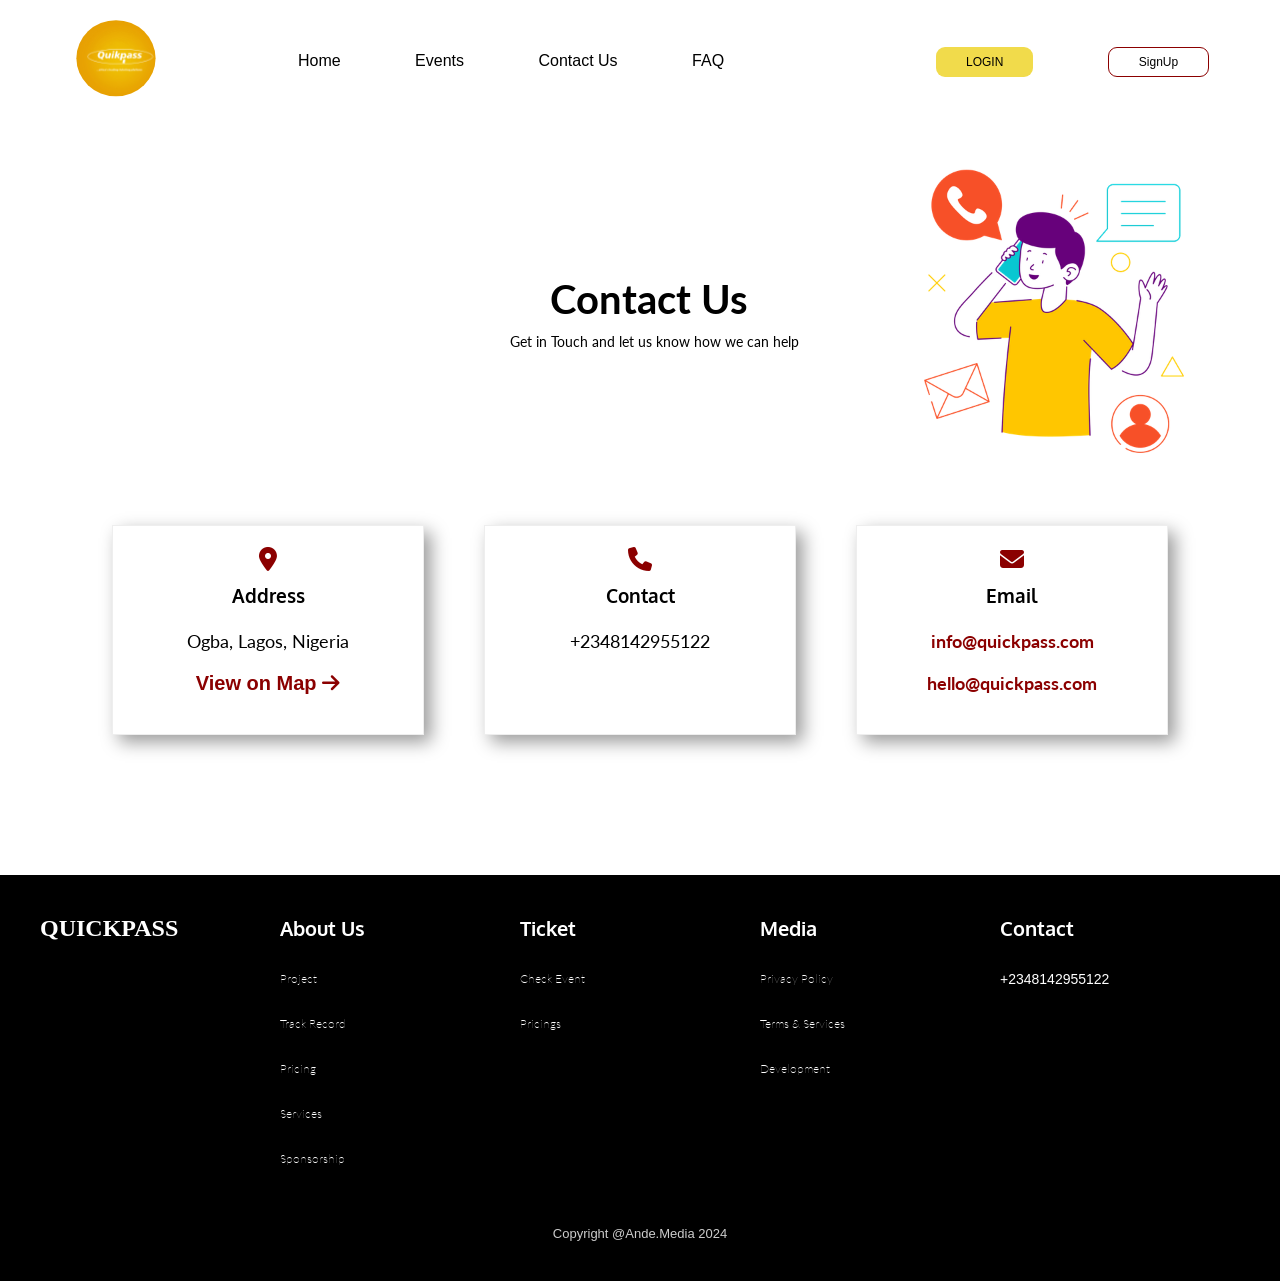
<file: contactus.html>
<!DOCTYPE html>
<html lang="en">
  <head>
    <meta charset="UTF-8" />
    <meta name="viewport" content="width=device-width, initial-scale=1.0" />
    <link rel="preconnect" href="https://fonts.googleapis.com" />
    <link rel="preconnect" href="https://fonts.gstatic.com" crossorigin />
    <link
      href="https://fonts.googleapis.com/css2?family=Lato:wght@100;300;400;700&display=swap"
      rel="stylesheet"
    />
    <link rel="stylesheet" href="./css/contactus.css" />
    <link rel="preconnect" href="https://fonts.googleapis.com" />
    <link rel="preconnect" href="https://fonts.gstatic.com" crossorigin />
    <link
      href="https://fonts.googleapis.com/css2?family=Oxygen:wght@300;400;700&display=swap"
      rel="stylesheet"
    />
    <link
      rel="stylesheet"
      href="https://cdnjs.cloudflare.com/ajax/libs/font-awesome/6.5.0/css/all.min.css"
    />
    <title>Quikpass-Event-Ticketing-App</title>
  </head>

  <body>
    <div>
      <!-- navigation bar -->
      <div id="navbar">
        <a href="index.html"
          ><img src="./asset/image/Ellipse 1 (1).svg" alt="Quikpass Logo"
        /></a>
        <div class="navbar1">
          <ul>
            <li><a href="./index.html">Home</a></li>
            <li><a href="./events.html">Events</a></li>
            <li><a href="./contactus.html">Contact Us</a></li>
            <li><a href="./faqs.html">FAQ</a></li>
          </ul>
        </div>
        <div class="navbar2">
          <ul>
            <li><a href="./login.html" class="Log">LOGIN</a></li>
            <li><a href="./signup.html" class="sign">SignUp</a></li>
          </ul>
        </div>
      </div>
    </div>

    <!-- herosection -->
    <div class="herosection">
      <div class="herotexts">
        <h2>Contact Us</h2>
        <p>Get in Touch and let us know how we can help</p>
      </div>
      <div class="hero-image">
        <img src="./asset/image/contact-us-5795988-4849052 1.svg" alt="" />
      </div>
    </div>

    <!-- Section 1 -->
    <div class="container">
      <div class="card">
        <div class="icon"><i class="fas fa-map-marker-alt"></i></div>
        <h3>Address</h3>
        <p>Ogba, Lagos, Nigeria</p>
        <a href="#">View on Map <i class="fas fa-arrow-right"></i></a>
      </div>

      <div class="card">
        <div class="icon"><i class="fas fa-phone"></i></div>
        <h3>Contact</h3>
        <p>+2348142955122</p>
      </div>

      <div class="card">
        <div class="icon"><i class="fas fa-envelope"></i></div>
        <h3>Email</h3>
       <a href="#"><p>info@quickpass.com</p></a> 
        <a href="#"><p>hello@quickpass.com</p></a>
      </div>
    </div>

    <!-- Footer -->
    <footer class="footer">
      <div class="footer-container">
        <div class="footer-column">
          <h2>QUICKPASS</h2>
        </div>

        <div class="footer-column">
          <h3>About Us</h3>
          <ul>
            <li>Project</li>
            <li>Track Record</li>
            <li>Pricing</li>
            <li>Services</li>
            <li>Sponsorship</li>
          </ul>
        </div>

        <div class="footer-column">
          <h3>Ticket</h3>
          <ul>
            <li>Check Event</li>
            <li>Pricings</li>
          </ul>
        </div>

        <div class="footer-column">
          <h3>Media</h3>
          <ul>
            <li>Privacy Policy</li>
            <li>Terms & Services</li>
            <li>Development</li>
          </ul>
        </div>

        <div class="footer-column">
          <h3>Contact</h3>
          <p>+2348142955122</p>
        </div>
      </div>

      <p class="copyright">Copyright @Ande.Media 2024</p>
    </footer>
  </body>
</html>
</file>
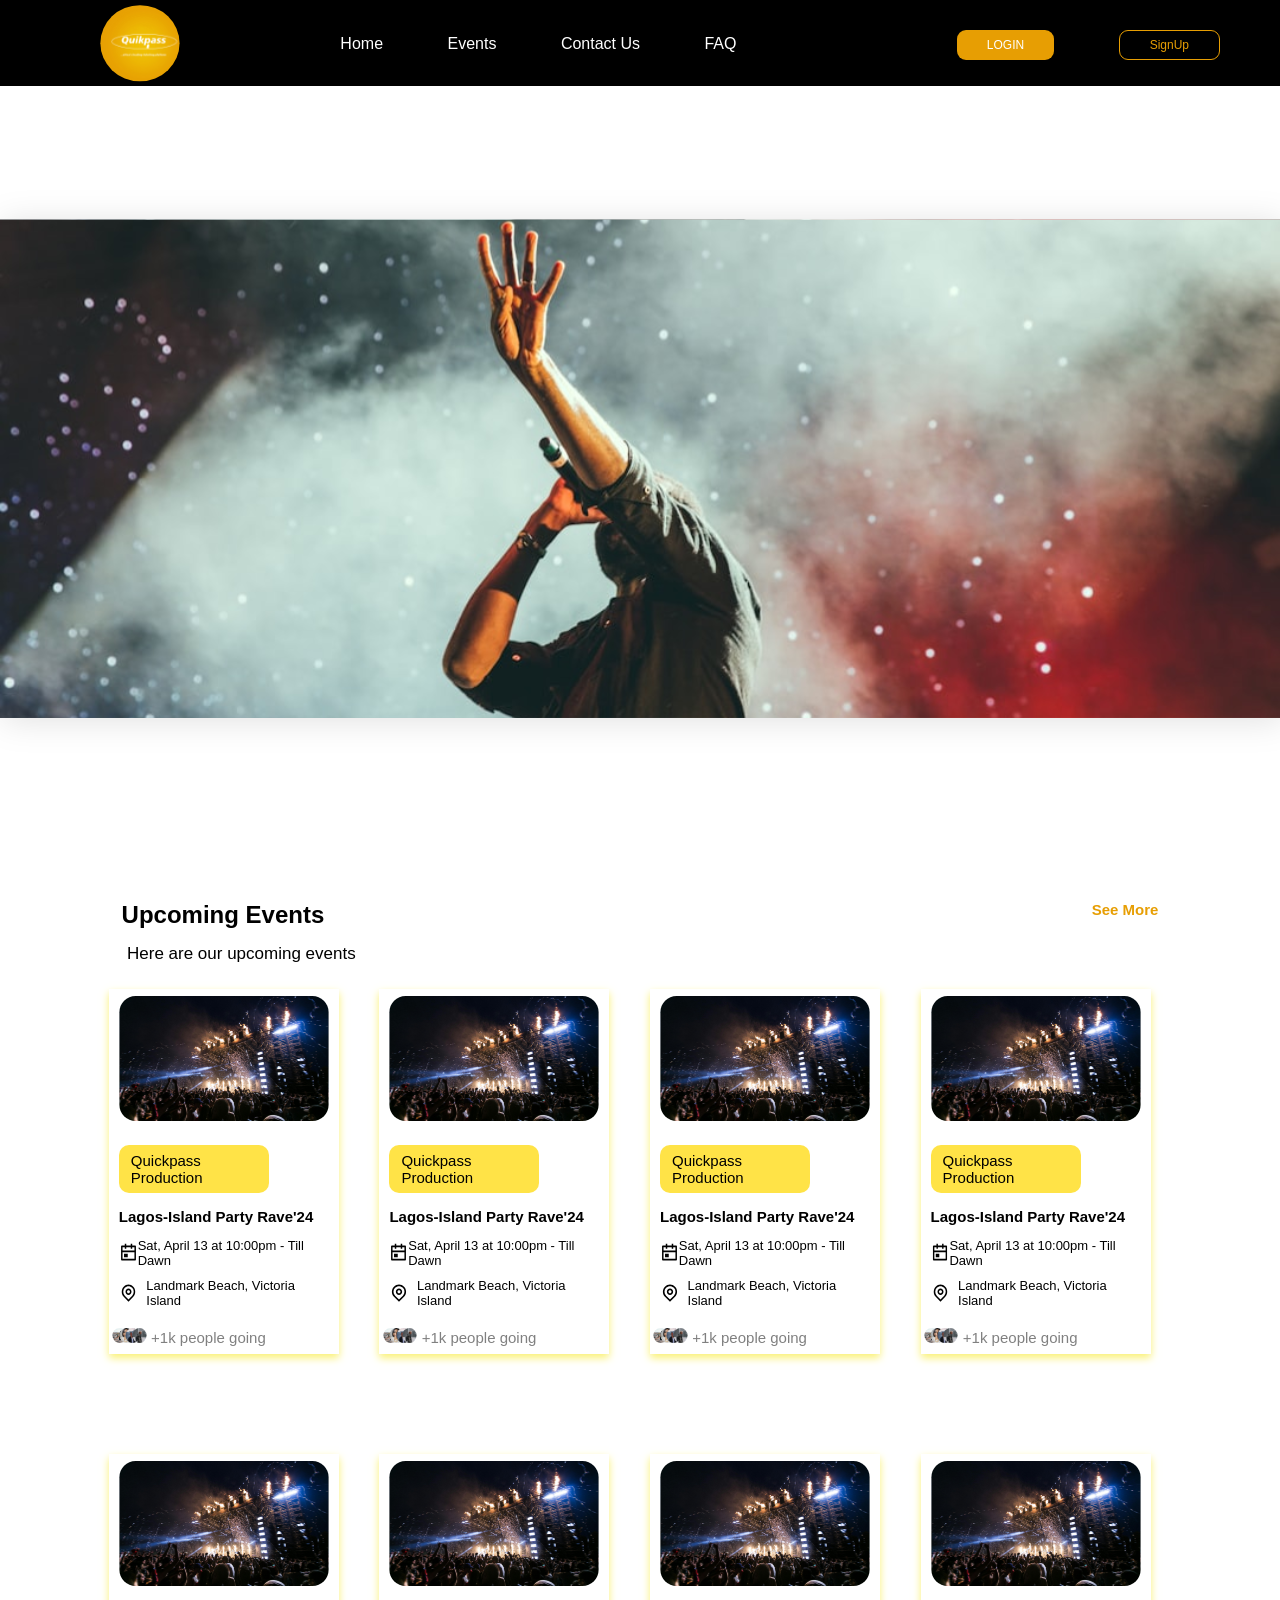
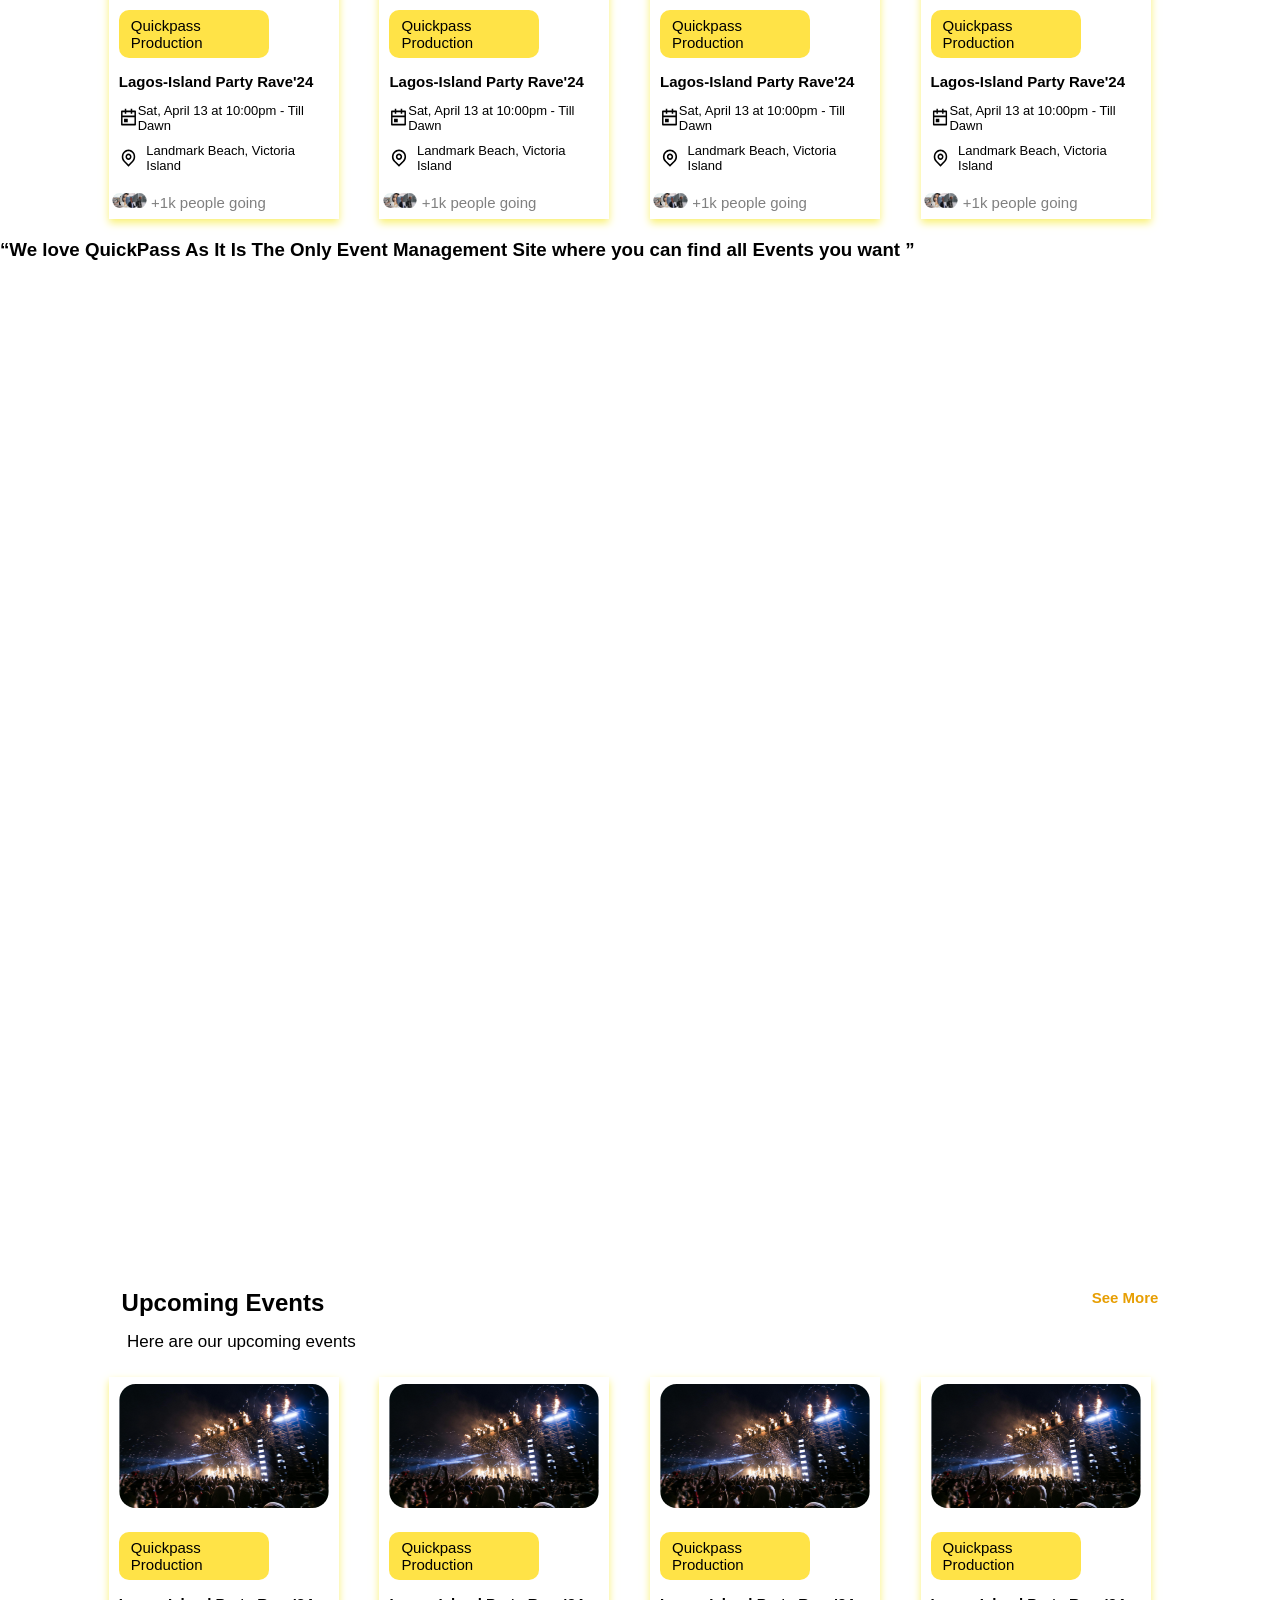
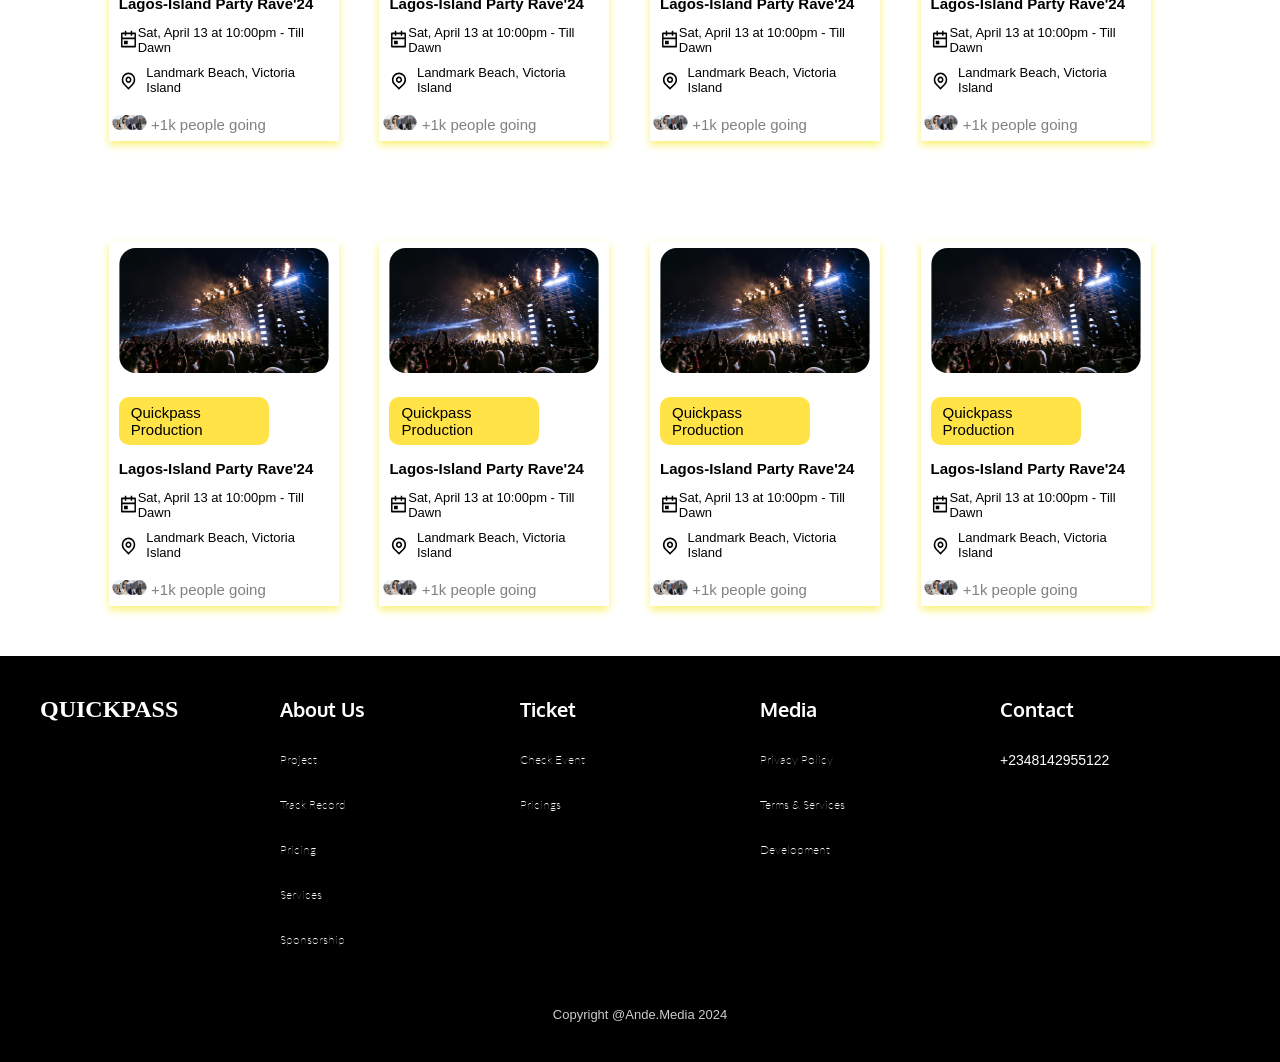
<file: events.html>
<!DOCTYPE html>
<html lang="en">
  <head>
    <meta charset="UTF-8" />
    <meta name="viewport" content="width=device-width, initial-scale=1.0" />
    <link rel="preconnect" href="https://fonts.googleapis.com" />
    <link rel="preconnect" href="https://fonts.gstatic.com" crossorigin />
    <link
      href="https://fonts.googleapis.com/css2?family=Lato:wght@100;300;400;700&display=swap"
      rel="stylesheet"
    />
    <link rel="stylesheet" href="./css/events.css" />
    <link rel="preconnect" href="https://fonts.googleapis.com" />
    <link rel="preconnect" href="https://fonts.gstatic.com" crossorigin />
    <link
      href="https://fonts.googleapis.com/css2?family=Oxygen:wght@300;400;700&display=swap"
      rel="stylesheet"
    />
    <link
      rel="stylesheet"
      href="https://cdnjs.cloudflare.com/ajax/libs/font-awesome/6.5.0/css/all.min.css"
    />
    <title>Quikpass-Event-Ticketing-App</title>
  </head>
  <body>
    <header>
      <!-- navigation bar -->
      <div id="navbar">
        <a href="index.html"
          ><img src="./asset/image/Ellipse 1 (1).svg" alt="Quikpass Logo"
        /></a>
        <div class="navbar1">
          <ul>
            <li><a href="./index.html">Home</a></li>
            <li><a href="./events.html">Events</a></li>
            <li><a href="./contactus.html">Contact Us</a></li>
            <li><a href="./faqs.html">FAQ</a></li>
          </ul>
        </div>
        <div class="navbar2">
          <ul>
            <li><a href="./login.html" class="Log">LOGIN</a></li>
            <li><a href="./signup.html" class="sign">SignUp</a></li>
          </ul>
        </div>
      </div>
    </header>

    <!-- Herosection -->
    <section class="herosection">
      <img src="./asset/image/events.svg" alt="" />
    </section>

    <section>
      <div class="events">
        <div class="upcoming">
          <h2>Upcoming Events</h2>
          <a href="#"><button>See More</button></a>
        </div>
      </div>

      <div class="event-p">
        <p>Here are our upcoming events </p>
      </div>

      <!-- Card Grid -->
      <div class="cardgrid">
        <div class="eventss">
          <div class="event">
            <img
              src="./asset/image/upcomingevents.svg"
              alt="event cover image"
              clas="event-image"
            />
            <p>Quickpass Production</p>
            <h3>Lagos-Island Party Rave'24</h3>
          </div>
          <div class="calendar">
            <img src="./asset/image/calendar.svg" class="event-icon" />
            <p>Sat, April 13 at 10:00pm - Till Dawn</p>
          </div>
          <div class="location">
            <img src="./asset/image/location.svg" class="event-icon" />
            <p>Landmark Beach, Victoria Island</p>
          </div>
          <div class="images-container">
            <div class="images">
              <img
                src="./asset/image/person1.svg"
                class="person"
                alt="person"
              />
              <img
                src="./asset/image/person2.svg"
                class="person"
                alt="person"
              />
              <img
                src="./asset/image/person3.svg"
                class="person"
                alt="person"
              />
              <img
                src="./asset/image/person4.svg"
                class="person"
                alt="person"
              />
              <img
                src="./asset/image/person5.svg"
                class="person"
                alt="person"
              />
              <span>+1k people going</span>
            </div>
            <!-- <span>+1k people going</span> -->
          </div>
        </div>

        <div class="eventss">
          <div class="event">
            <img
              src="./asset/image/upcomingevents.svg"
              alt="event cover image"
              clas="event-image"
            />
            <p>Quickpass Production</p>
            <h3>Lagos-Island Party Rave'24</h3>
          </div>
          <div class="calendar">
            <img src="./asset/image/calendar.svg" class="event-icon" />
            <p>Sat, April 13 at 10:00pm - Till Dawn</p>
          </div>
          <div class="location">
            <img src="./asset/image/location.svg" class="event-icon" />
            <p>Landmark Beach, Victoria Island</p>
          </div>
          <div class="images-container">
            <div class="images">
              <img
                src="./asset/image/person1.svg"
                class="person"
                alt="person"
              />
              <img
                src="./asset/image/person2.svg"
                class="person"
                alt="person"
              />
              <img
                src="./asset/image/person3.svg"
                class="person"
                alt="person"
              />
              <img
                src="./asset/image/person4.svg"
                class="person"
                alt="person"
              />
              <img
                src="./asset/image/person5.svg"
                class="person"
                alt="person"
              />
              <span>+1k people going</span>
            </div>
            <!-- <span>+1k people going</span> -->
          </div>
        </div>

        <div class="eventss">
          <div class="event">
            <img
              src="./asset/image/upcomingevents.svg"
              alt="event cover image"
              clas="event-image"
            />
            <p>Quickpass Production</p>
            <h3>Lagos-Island Party Rave'24</h3>
          </div>
          <div class="calendar">
            <img src="./asset/image/calendar.svg" class="event-icon" />
            <p>Sat, April 13 at 10:00pm - Till Dawn</p>
          </div>
          <div class="location">
            <img src="./asset/image/location.svg" class="event-icon" />
            <p>Landmark Beach, Victoria Island</p>
          </div>
          <div class="images-container">
            <div class="images">
              <img
                src="./asset/image/person1.svg"
                class="person"
                alt="person"
              />
              <img
                src="./asset/image/person2.svg"
                class="person"
                alt="person"
              />
              <img
                src="./asset/image/person3.svg"
                class="person"
                alt="person"
              />
              <img
                src="./asset/image/person4.svg"
                class="person"
                alt="person"
              />
              <img
                src="./asset/image/person5.svg"
                class="person"
                alt="person"
              />
              <span>+1k people going</span>
            </div>
            <!-- <span>+1k people going</span> -->
          </div>
        </div>

        <div class="eventss">
          <div class="event">
            <img
              src="./asset/image/upcomingevents.svg"
              alt="event cover image"
              clas="event-image"
            />
            <p>Quickpass Production</p>
            <h3>Lagos-Island Party Rave'24</h3>
          </div>
          <div class="calendar">
            <img src="./asset/image/calendar.svg" class="event-icon" />
            <p>Sat, April 13 at 10:00pm - Till Dawn</p>
          </div>
          <div class="location">
            <img src="./asset/image/location.svg" class="event-icon" />
            <p>Landmark Beach, Victoria Island</p>
          </div>
          <div class="images-container">
            <div class="images">
              <img
                src="./asset/image/person1.svg"
                class="person"
                alt="person"
              />
              <img
                src="./asset/image/person2.svg"
                class="person"
                alt="person"
              />
              <img
                src="./asset/image/person3.svg"
                class="person"
                alt="person"
              />
              <img
                src="./asset/image/person4.svg"
                class="person"
                alt="person"
              />
              <img
                src="./asset/image/person5.svg"
                class="person"
                alt="person"
              />
              <span>+1k people going</span>
            </div>
            <!-- <span>+1k people going</span> -->
          </div>
        </div>

         <div class="eventss">
          <div class="event">
            <img
              src="./asset/image/upcomingevents.svg"
              alt="event cover image"
              clas="event-image"
            />
            <p>Quickpass Production</p>
            <h3>Lagos-Island Party Rave'24</h3>
          </div>
          <div class="calendar">
            <img src="./asset/image/calendar.svg" class="event-icon" />
            <p>Sat, April 13 at 10:00pm - Till Dawn</p>
          </div>
          <div class="location">
            <img src="./asset/image/location.svg" class="event-icon" />
            <p>Landmark Beach, Victoria Island</p>
          </div>
          <div class="images-container">
            <div class="images">
              <img
                src="./asset/image/person1.svg"
                class="person"
                alt="person"
              />
              <img
                src="./asset/image/person2.svg"
                class="person"
                alt="person"
              />
              <img
                src="./asset/image/person3.svg"
                class="person"
                alt="person"
              />
              <img
                src="./asset/image/person4.svg"
                class="person"
                alt="person"
              />
              <img
                src="./asset/image/person5.svg"
                class="person"
                alt="person"
              />
              <span>+1k people going</span>
            </div>
            <!-- <span>+1k people going</span> -->
          </div>
        </div>

         <div class="eventss">
          <div class="event">
            <img
              src="./asset/image/upcomingevents.svg"
              alt="event cover image"
              clas="event-image"
            />
            <p>Quickpass Production</p>
            <h3>Lagos-Island Party Rave'24</h3>
          </div>
          <div class="calendar">
            <img src="./asset/image/calendar.svg" class="event-icon" />
            <p>Sat, April 13 at 10:00pm - Till Dawn</p>
          </div>
          <div class="location">
            <img src="./asset/image/location.svg" class="event-icon" />
            <p>Landmark Beach, Victoria Island</p>
          </div>
          <div class="images-container">
            <div class="images">
              <img
                src="./asset/image/person1.svg"
                class="person"
                alt="person"
              />
              <img
                src="./asset/image/person2.svg"
                class="person"
                alt="person"
              />
              <img
                src="./asset/image/person3.svg"
                class="person"
                alt="person"
              />
              <img
                src="./asset/image/person4.svg"
                class="person"
                alt="person"
              />
              <img
                src="./asset/image/person5.svg"
                class="person"
                alt="person"
              />
              <span>+1k people going</span>
            </div>
            <!-- <span>+1k people going</span> -->
          </div>
        </div>

         <div class="eventss">
          <div class="event">
            <img
              src="./asset/image/upcomingevents.svg"
              alt="event cover image"
              clas="event-image"
            />
            <p>Quickpass Production</p>
            <h3>Lagos-Island Party Rave'24</h3>
          </div>
          <div class="calendar">
            <img src="./asset/image/calendar.svg" class="event-icon" />
            <p>Sat, April 13 at 10:00pm - Till Dawn</p>
          </div>
          <div class="location">
            <img src="./asset/image/location.svg" class="event-icon" />
            <p>Landmark Beach, Victoria Island</p>
          </div>
          <div class="images-container">
            <div class="images">
              <img
                src="./asset/image/person1.svg"
                class="person"
                alt="person"
              />
              <img
                src="./asset/image/person2.svg"
                class="person"
                alt="person"
              />
              <img
                src="./asset/image/person3.svg"
                class="person"
                alt="person"
              />
              <img
                src="./asset/image/person4.svg"
                class="person"
                alt="person"
              />
              <img
                src="./asset/image/person5.svg"
                class="person"
                alt="person"
              />
              <span>+1k people going</span>
            </div>
            <!-- <span>+1k people going</span> -->
          </div>
        </div>

         <div class="eventss">
          <div class="event">
            <img
              src="./asset/image/upcomingevents.svg"
              alt="event cover image"
              clas="event-image"
            />
            <p>Quickpass Production</p>
            <h3>Lagos-Island Party Rave'24</h3>
          </div>
          <div class="calendar">
            <img src="./asset/image/calendar.svg" class="event-icon" />
            <p>Sat, April 13 at 10:00pm - Till Dawn</p>
          </div>
          <div class="location">
            <img src="./asset/image/location.svg" class="event-icon" />
            <p>Landmark Beach, Victoria Island</p>
          </div>
          <div class="images-container">
            <div class="images">
              <img
                src="./asset/image/person1.svg"
                class="person"
                alt="person"
              />
              <img
                src="./asset/image/person2.svg"
                class="person"
                alt="person"
              />
              <img
                src="./asset/image/person3.svg"
                class="person"
                alt="person"
              />
              <img
                src="./asset/image/person4.svg"
                class="person"
                alt="person"
              />
              <img
                src="./asset/image/person5.svg"
                class="person"
                alt="person"
              />
              <span>+1k people going</span>
            </div>
            <!-- <span>+1k people going</span> -->
          </div>
        </div>
    </section>

    <section>
        <div class="event-banner">
          <h3>“We love QuickPass As It Is The Only Event Management Site where you can find all Events you want ” </h3>
        </div>
    </section>

    <section>
      <div class="events">
        <div class="upcoming">
          <h2>Upcoming Events</h2>
          <a href="#"><button>See More</button></a>
        </div>
      </div>

      <div class="event-p">
        <p>Here are our upcoming events </p>
      </div>

      <!-- Card Grid -->
      <div class="cardgrid">
        <div class="eventss">
          <div class="event">
            <img
              src="./asset/image/upcomingevents.svg"
              alt="event cover image"
              clas="event-image"
            />
            <p>Quickpass Production</p>
            <h3>Lagos-Island Party Rave'24</h3>
          </div>
          <div class="calendar">
            <img src="./asset/image/calendar.svg" class="event-icon" />
            <p>Sat, April 13 at 10:00pm - Till Dawn</p>
          </div>
          <div class="location">
            <img src="./asset/image/location.svg" class="event-icon" />
            <p>Landmark Beach, Victoria Island</p>
          </div>
          <div class="images-container">
            <div class="images">
              <img
                src="./asset/image/person1.svg"
                class="person"
                alt="person"
              />
              <img
                src="./asset/image/person2.svg"
                class="person"
                alt="person"
              />
              <img
                src="./asset/image/person3.svg"
                class="person"
                alt="person"
              />
              <img
                src="./asset/image/person4.svg"
                class="person"
                alt="person"
              />
              <img
                src="./asset/image/person5.svg"
                class="person"
                alt="person"
              />
              <span>+1k people going</span>
            </div>
            <!-- <span>+1k people going</span> -->
          </div>
        </div>

        <div class="eventss">
          <div class="event">
            <img
              src="./asset/image/upcomingevents.svg"
              alt="event cover image"
              clas="event-image"
            />
            <p>Quickpass Production</p>
            <h3>Lagos-Island Party Rave'24</h3>
          </div>
          <div class="calendar">
            <img src="./asset/image/calendar.svg" class="event-icon" />
            <p>Sat, April 13 at 10:00pm - Till Dawn</p>
          </div>
          <div class="location">
            <img src="./asset/image/location.svg" class="event-icon" />
            <p>Landmark Beach, Victoria Island</p>
          </div>
          <div class="images-container">
            <div class="images">
              <img
                src="./asset/image/person1.svg"
                class="person"
                alt="person"
              />
              <img
                src="./asset/image/person2.svg"
                class="person"
                alt="person"
              />
              <img
                src="./asset/image/person3.svg"
                class="person"
                alt="person"
              />
              <img
                src="./asset/image/person4.svg"
                class="person"
                alt="person"
              />
              <img
                src="./asset/image/person5.svg"
                class="person"
                alt="person"
              />
              <span>+1k people going</span>
            </div>
            <!-- <span>+1k people going</span> -->
          </div>
        </div>

        <div class="eventss">
          <div class="event">
            <img
              src="./asset/image/upcomingevents.svg"
              alt="event cover image"
              clas="event-image"
            />
            <p>Quickpass Production</p>
            <h3>Lagos-Island Party Rave'24</h3>
          </div>
          <div class="calendar">
            <img src="./asset/image/calendar.svg" class="event-icon" />
            <p>Sat, April 13 at 10:00pm - Till Dawn</p>
          </div>
          <div class="location">
            <img src="./asset/image/location.svg" class="event-icon" />
            <p>Landmark Beach, Victoria Island</p>
          </div>
          <div class="images-container">
            <div class="images">
              <img
                src="./asset/image/person1.svg"
                class="person"
                alt="person"
              />
              <img
                src="./asset/image/person2.svg"
                class="person"
                alt="person"
              />
              <img
                src="./asset/image/person3.svg"
                class="person"
                alt="person"
              />
              <img
                src="./asset/image/person4.svg"
                class="person"
                alt="person"
              />
              <img
                src="./asset/image/person5.svg"
                class="person"
                alt="person"
              />
              <span>+1k people going</span>
            </div>
            <!-- <span>+1k people going</span> -->
          </div>
        </div>

        <div class="eventss">
          <div class="event">
            <img
              src="./asset/image/upcomingevents.svg"
              alt="event cover image"
              clas="event-image"
            />
            <p>Quickpass Production</p>
            <h3>Lagos-Island Party Rave'24</h3>
          </div>
          <div class="calendar">
            <img src="./asset/image/calendar.svg" class="event-icon" />
            <p>Sat, April 13 at 10:00pm - Till Dawn</p>
          </div>
          <div class="location">
            <img src="./asset/image/location.svg" class="event-icon" />
            <p>Landmark Beach, Victoria Island</p>
          </div>
          <div class="images-container">
            <div class="images">
              <img
                src="./asset/image/person1.svg"
                class="person"
                alt="person"
              />
              <img
                src="./asset/image/person2.svg"
                class="person"
                alt="person"
              />
              <img
                src="./asset/image/person3.svg"
                class="person"
                alt="person"
              />
              <img
                src="./asset/image/person4.svg"
                class="person"
                alt="person"
              />
              <img
                src="./asset/image/person5.svg"
                class="person"
                alt="person"
              />
              <span>+1k people going</span>
            </div>
            <!-- <span>+1k people going</span> -->
          </div>
        </div>

         <div class="eventss">
          <div class="event">
            <img
              src="./asset/image/upcomingevents.svg"
              alt="event cover image"
              clas="event-image"
            />
            <p>Quickpass Production</p>
            <h3>Lagos-Island Party Rave'24</h3>
          </div>
          <div class="calendar">
            <img src="./asset/image/calendar.svg" class="event-icon" />
            <p>Sat, April 13 at 10:00pm - Till Dawn</p>
          </div>
          <div class="location">
            <img src="./asset/image/location.svg" class="event-icon" />
            <p>Landmark Beach, Victoria Island</p>
          </div>
          <div class="images-container">
            <div class="images">
              <img
                src="./asset/image/person1.svg"
                class="person"
                alt="person"
              />
              <img
                src="./asset/image/person2.svg"
                class="person"
                alt="person"
              />
              <img
                src="./asset/image/person3.svg"
                class="person"
                alt="person"
              />
              <img
                src="./asset/image/person4.svg"
                class="person"
                alt="person"
              />
              <img
                src="./asset/image/person5.svg"
                class="person"
                alt="person"
              />
              <span>+1k people going</span>
            </div>
            <!-- <span>+1k people going</span> -->
          </div>
        </div>

         <div class="eventss">
          <div class="event">
            <img
              src="./asset/image/upcomingevents.svg"
              alt="event cover image"
              clas="event-image"
            />
            <p>Quickpass Production</p>
            <h3>Lagos-Island Party Rave'24</h3>
          </div>
          <div class="calendar">
            <img src="./asset/image/calendar.svg" class="event-icon" />
            <p>Sat, April 13 at 10:00pm - Till Dawn</p>
          </div>
          <div class="location">
            <img src="./asset/image/location.svg" class="event-icon" />
            <p>Landmark Beach, Victoria Island</p>
          </div>
          <div class="images-container">
            <div class="images">
              <img
                src="./asset/image/person1.svg"
                class="person"
                alt="person"
              />
              <img
                src="./asset/image/person2.svg"
                class="person"
                alt="person"
              />
              <img
                src="./asset/image/person3.svg"
                class="person"
                alt="person"
              />
              <img
                src="./asset/image/person4.svg"
                class="person"
                alt="person"
              />
              <img
                src="./asset/image/person5.svg"
                class="person"
                alt="person"
              />
              <span>+1k people going</span>
            </div>
            <!-- <span>+1k people going</span> -->
          </div>
        </div>

         <div class="eventss">
          <div class="event">
            <img
              src="./asset/image/upcomingevents.svg"
              alt="event cover image"
              clas="event-image"
            />
            <p>Quickpass Production</p>
            <h3>Lagos-Island Party Rave'24</h3>
          </div>
          <div class="calendar">
            <img src="./asset/image/calendar.svg" class="event-icon" />
            <p>Sat, April 13 at 10:00pm - Till Dawn</p>
          </div>
          <div class="location">
            <img src="./asset/image/location.svg" class="event-icon" />
            <p>Landmark Beach, Victoria Island</p>
          </div>
          <div class="images-container">
            <div class="images">
              <img
                src="./asset/image/person1.svg"
                class="person"
                alt="person"
              />
              <img
                src="./asset/image/person2.svg"
                class="person"
                alt="person"
              />
              <img
                src="./asset/image/person3.svg"
                class="person"
                alt="person"
              />
              <img
                src="./asset/image/person4.svg"
                class="person"
                alt="person"
              />
              <img
                src="./asset/image/person5.svg"
                class="person"
                alt="person"
              />
              <span>+1k people going</span>
            </div>
            <!-- <span>+1k people going</span> -->
          </div>
        </div>

         <div class="eventss">
          <div class="event">
            <img
              src="./asset/image/upcomingevents.svg"
              alt="event cover image"
              clas="event-image"
            />
            <p>Quickpass Production</p>
            <h3>Lagos-Island Party Rave'24</h3>
          </div>
          <div class="calendar">
            <img src="./asset/image/calendar.svg" class="event-icon" />
            <p>Sat, April 13 at 10:00pm - Till Dawn</p>
          </div>
          <div class="location">
            <img src="./asset/image/location.svg" class="event-icon" />
            <p>Landmark Beach, Victoria Island</p>
          </div>
          <div class="images-container">
            <div class="images">
              <img
                src="./asset/image/person1.svg"
                class="person"
                alt="person"
              />
              <img
                src="./asset/image/person2.svg"
                class="person"
                alt="person"
              />
              <img
                src="./asset/image/person3.svg"
                class="person"
                alt="person"
              />
              <img
                src="./asset/image/person4.svg"
                class="person"
                alt="person"
              />
              <img
                src="./asset/image/person5.svg"
                class="person"
                alt="person"
              />
              <span>+1k people going</span>
            </div>
            <!-- <span>+1k people going</span> -->
          </div>
        </div>
    </section>

    <!-- Footer -->
    <footer class="footer">
      <div class="footer-container">
        <div class="footer-column">
          <h2>QUICKPASS</h2>
        </div>

        <div class="footer-column">
          <h3>About Us</h3>
          <ul>
            <li>Project</li>
            <li>Track Record</li>
            <li>Pricing</li>
            <li>Services</li>
            <li>Sponsorship</li>
          </ul>
        </div>

        <div class="footer-column">
          <h3>Ticket</h3>
          <ul>
            <li>Check Event</li>
            <li>Pricings</li>
          </ul>
        </div>

        <div class="footer-column">
          <h3>Media</h3>
          <ul>
            <li>Privacy Policy</li>
            <li>Terms & Services</li>
            <li>Development</li>
          </ul>
        </div>

        <div class="footer-column">
          <h3>Contact</h3>
          <p>+2348142955122</p>
        </div>
      </div>

      <p class="copyright">Copyright @Ande.Media 2024</p>
    </footer>
    <script src="./js/events.js"></script>
  </body>
</html>
</file>
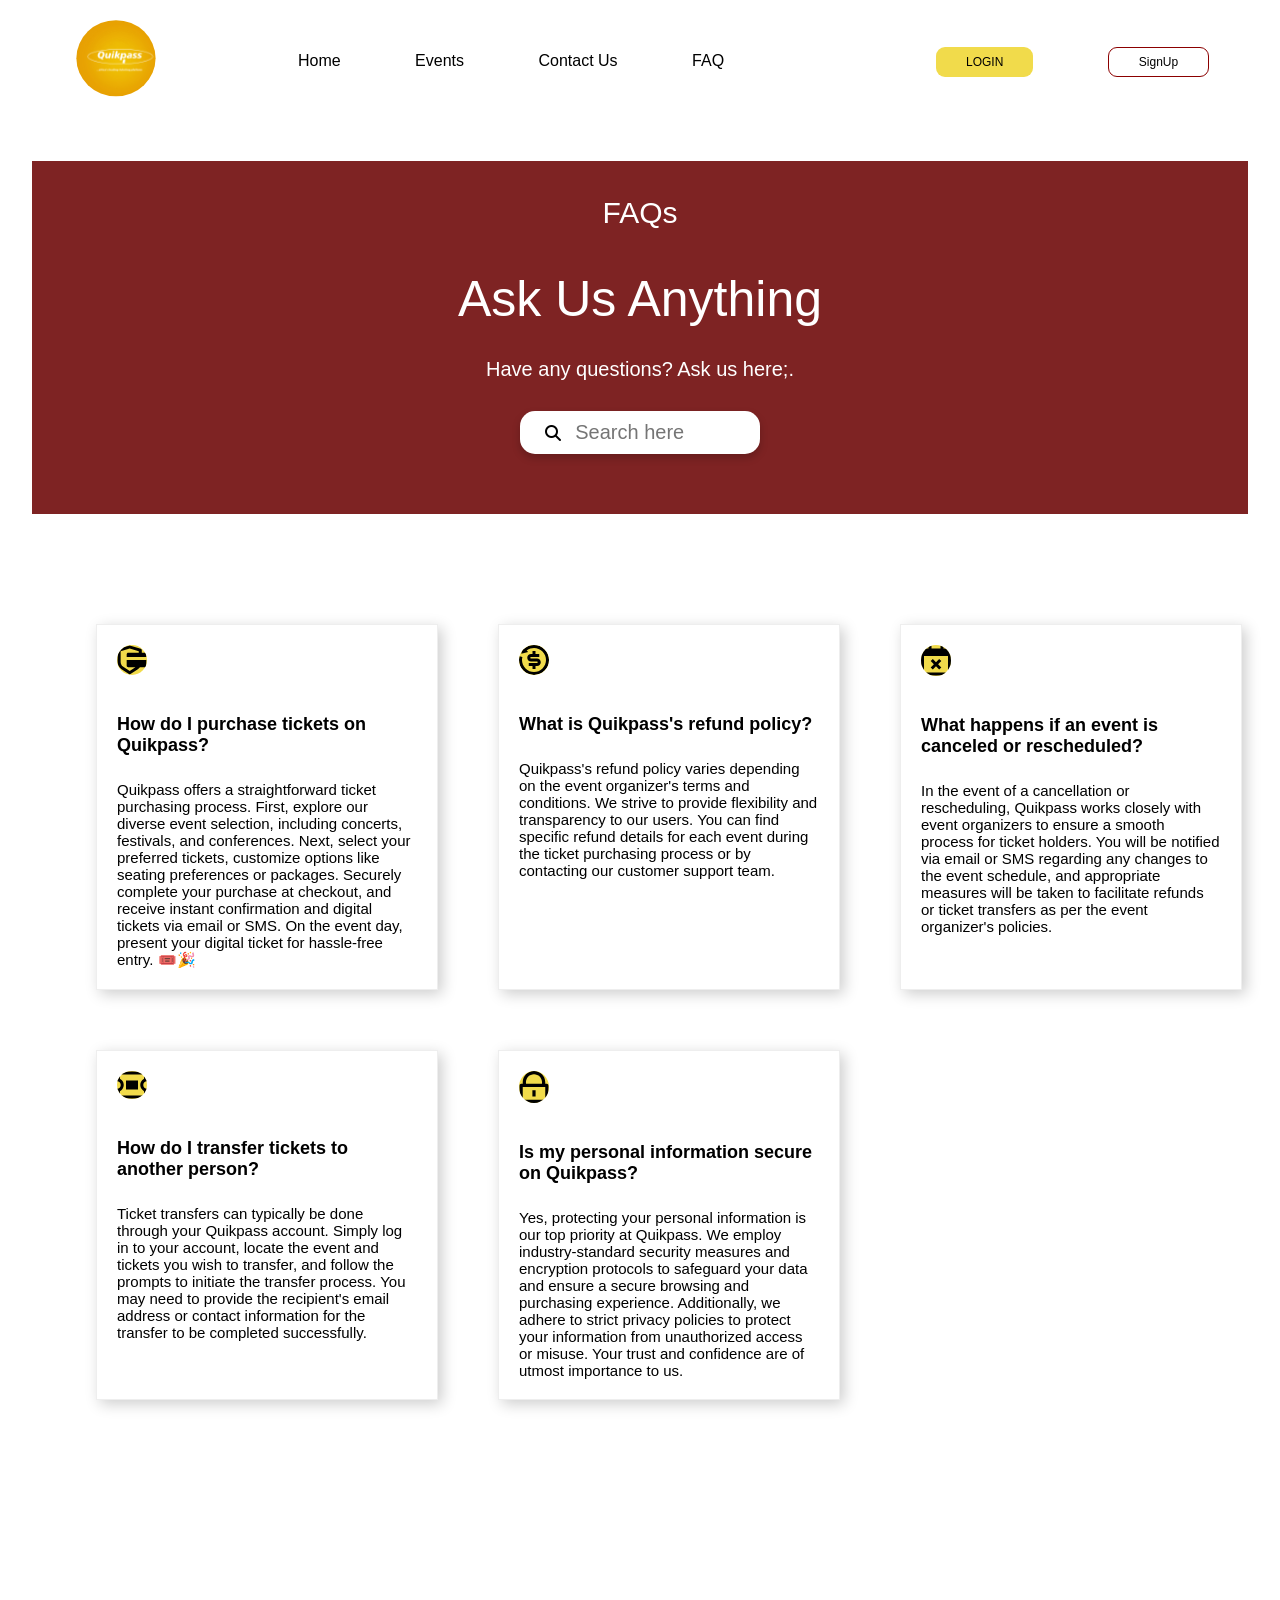
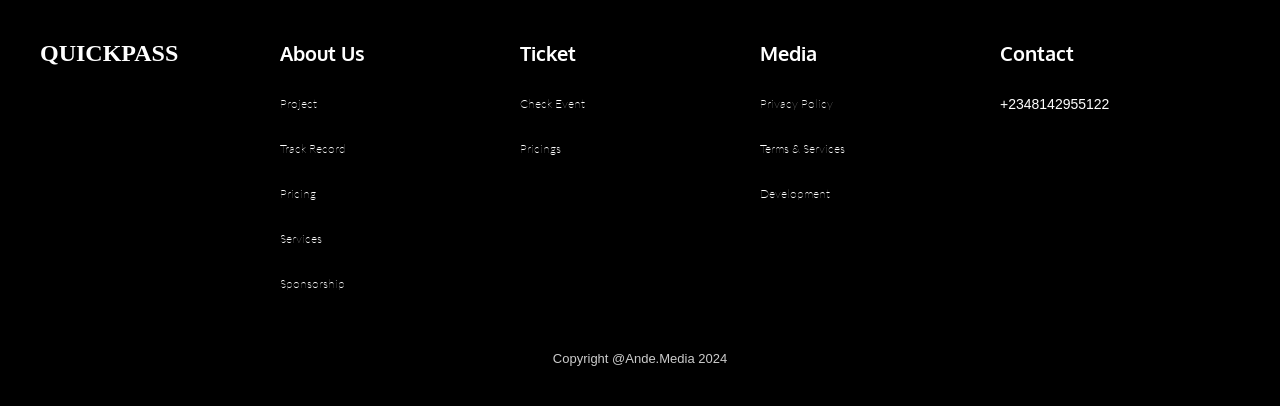
<file: faqs.html>
<!DOCTYPE html>
<html lang="en">
  <head>
    <meta charset="UTF-8" />
    <meta name="viewport" content="width=device-width, initial-scale=1.0" />
    <link rel="preconnect" href="https://fonts.googleapis.com" />
    <link rel="preconnect" href="https://fonts.gstatic.com" crossorigin />
    <link
      href="https://fonts.googleapis.com/css2?family=Lato:wght@100;300;400;700&display=swap"
      rel="stylesheet"
    />
    <link rel="stylesheet" href="./css/faqs.css" />
    <link rel="preconnect" href="https://fonts.googleapis.com" />
    <link rel="preconnect" href="https://fonts.gstatic.com" crossorigin />
    <link
      href="https://fonts.googleapis.com/css2?family=Oxygen:wght@300;400;700&display=swap"
      rel="stylesheet"
    />
    <link
      rel="stylesheet"
      href="https://cdnjs.cloudflare.com/ajax/libs/font-awesome/6.5.0/css/all.min.css"
    />
    <title>Quikpass-Event-Ticketing-App</title>
  </head>
  <body>
    <div>
      <!-- navigation bar -->
      <div id="navbar">
        <a href="index.html"
          ><img src="./asset/image/Ellipse 1 (1).svg" alt="Quikpass Logo"
        /></a>
        <div class="navbar1">
          <ul>
            <li><a href="./index.html">Home</a></li>
            <li><a href="./events.html">Events</a></li>
            <li><a href="./contactus.html">Contact Us</a></li>
            <li><a href="./faqs.html">FAQ</a></li>
          </ul>
        </div>
        <div class="navbar2">
          <ul>
            <li><a href="./login.html" class="Log">LOGIN</a></li>
            <li><a href="./signup.html" class="sign">SignUp</a></li>
          </ul>
        </div>
      </div>
    </div>

    <!-- Herosection -->
    <div class="herosection">
      <div class="faq">
        <h3>FAQs</h3>
        <h1>Ask Us Anything</h1>
        <p>Have any questions? Ask us here;.</p>
        <div class="search">
          <i class="fas fa-search"></i>
          <input type="text" placeholder="Search here" class="here" />
        </div>
      </div>
    </div>

    <!-- section -->
    <div class="section">
      <div class="sect">
        <img src="./asset/image/Vector (8).svg" alt="" />
        <h3>How do I purchase tickets on Quikpass?</h3>
        <p>
          Quikpass offers a straightforward ticket purchasing process.
          First, explore our diverse event selection, including concerts,
          festivals, and conferences. Next, select your preferred tickets,
          customize options like seating preferences or packages. Securely
          complete your purchase at checkout, and receive instant confirmation
          and digital tickets via email or SMS. On the event day, present your
          digital ticket for hassle-free entry. 🎟️🎉
        </p>
      </div>

      <div class="sect">
        <img src="./asset/image/Vector (9).svg" alt="" />
        <h3>What is Quikpass's refund policy?</h3>
        <p>
          Quikpass's refund policy varies depending on the event organizer's
          terms and conditions. We strive to provide flexibility and
          transparency to our users. You can find specific refund details for
          each event during the ticket purchasing process or by contacting our
          customer support team.
        </p>
      </div>

      <div class="sect">
        <img src="./asset/image/Vector (10).svg" alt="" />
        <h3>What happens if an event is canceled or rescheduled?</h3>
        <p>
          In the event of a cancellation or rescheduling, Quikpass works closely
          with event organizers to ensure a smooth process for ticket holders.
          You will be notified via email or SMS regarding any changes to the
          event schedule, and appropriate measures will be taken to facilitate
          refunds or ticket transfers as per the event organizer's policies.
        </p>
      </div>

      <div class="sect">
        <img src="./asset/image/Vector (11).svg" alt="" />
        <h3>How do I transfer tickets to another person?</h3>
        <p>
          Ticket transfers can typically be done through your Quikpass account.
          Simply log in to your account, locate the event and tickets you wish
          to transfer, and follow the prompts to initiate the transfer process.
          You may need to provide the recipient's email address or contact
          information for the transfer to be completed successfully.
        </p>
      </div>

      <div class="sect">
        <img src="./asset/image/Vector (12).svg" alt="" />
        <h3>Is my personal information secure on Quikpass?</h3>
        <p>
          Yes, protecting your personal information is our top priority at
          Quikpass. We employ industry-standard security measures and encryption
          protocols to safeguard your data and ensure a secure browsing and
          purchasing experience. Additionally, we adhere to strict privacy
          policies to protect your information from unauthorized access or
          misuse. Your trust and confidence are of utmost importance to us.
        </p>
      </div>
    </div>

    <!-- Footer -->
    <footer class="footer">
      <div class="footer-container">
        <div class="footer-column">
          <h2>QUICKPASS</h2>
        </div>

        <div class="footer-column">
          <h3>About Us</h3>
          <ul>
            <li>Project</li>
            <li>Track Record</li>
            <li>Pricing</li>
            <li>Services</li>
            <li>Sponsorship</li>
          </ul>
        </div>

        <div class="footer-column">
          <h3>Ticket</h3>
          <ul>
            <li>Check Event</li>
            <li>Pricings</li>
          </ul>
        </div>

        <div class="footer-column">
          <h3>Media</h3>
          <ul>
            <li>Privacy Policy</li>
            <li>Terms & Services</li>
            <li>Development</li>
          </ul>
        </div>

        <div class="footer-column">
          <h3>Contact</h3>
          <p>+2348142955122</p>
        </div>
      </div>

      <p class="copyright">Copyright @Ande.Media 2024</p>
    </footer>
  </body>
</html>
</file>
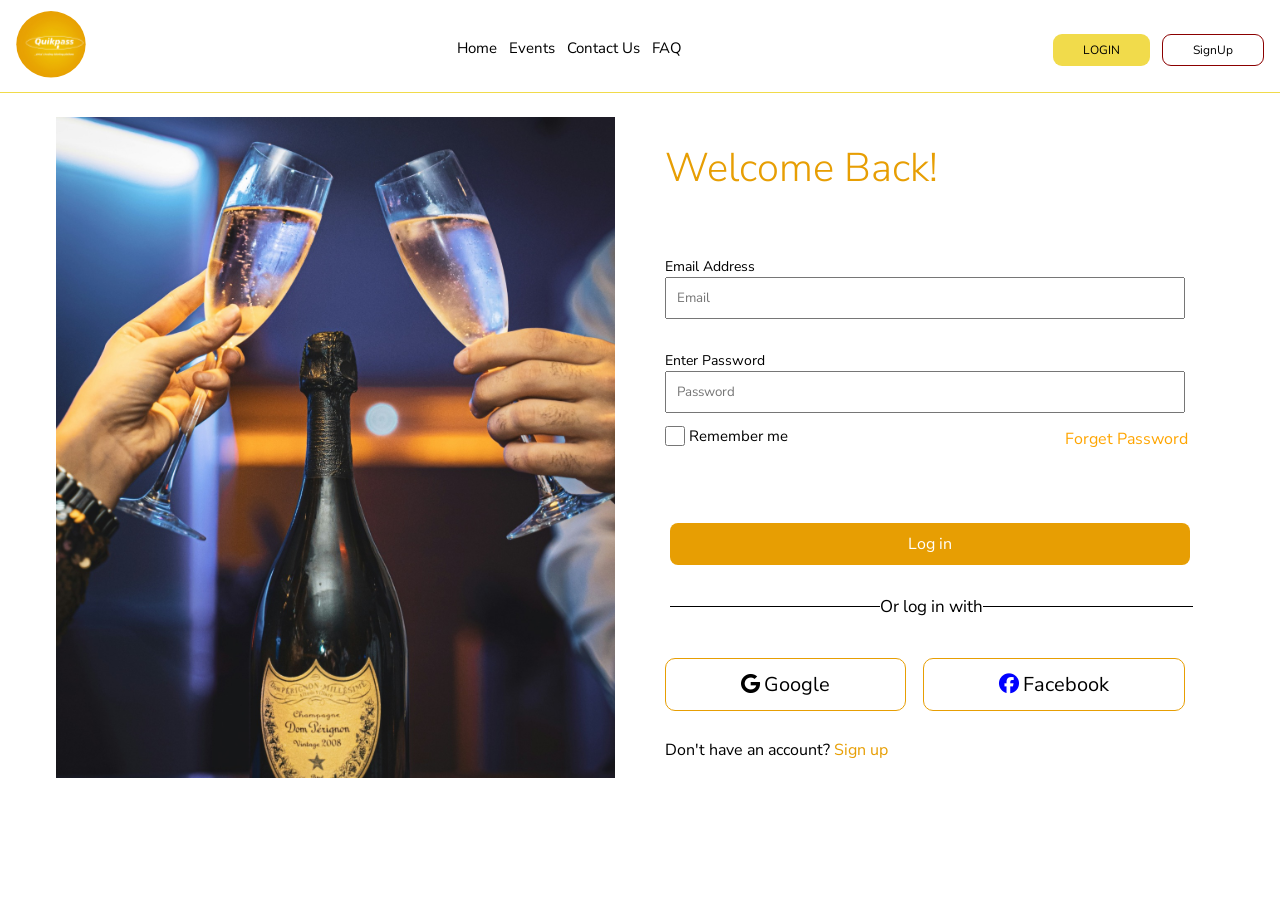
<file: login.html>
<!DOCTYPE html>
<html lang="en">
  <head>
    <meta charset="UTF-8" />
    <meta name="viewport" content="width=device-width, initial-scale=1.0" />
    <link rel="preconnect" href="https://fonts.googleapis.com" />
    <link rel="preconnect" href="https://fonts.gstatic.com" crossorigin />
    <link
      href="https://fonts.googleapis.com/css2?family=Lato:wght@100;300;400;700&display=swap"
      rel="stylesheet"
    />
    <link rel="stylesheet" href="./css/login.css" />
    <link rel="preconnect" href="https://fonts.googleapis.com" />
    <link rel="preconnect" href="https://fonts.gstatic.com" crossorigin />
    <link
      href="https://fonts.googleapis.com/css2?family=Oxygen:wght@300;400;700&display=swap"
      rel="stylesheet"
    />
    <link
      href="https://fonts.googleapis.com/css2?family=Nunito+Sans:ital,opsz,wght@0,6..12,200..1000;1,6..12,200..1000&display=swap"
      rel="stylesheet"
    />
    <link
      rel="stylesheet"
      href="https://cdnjs.cloudflare.com/ajax/libs/font-awesome/6.5.0/css/all.min.css"
    />
    <title>Quikpass-Event-Ticketing-App</title>
  </head>
  <body>
    <header>
      <!-- navigation bar -->
      <div id="navbar">
        <a href="#"
          ><img src="./asset/image/Ellipse 1 (1).svg" alt="Quikpass Logo"
        /></a>
        <div class="navbar1">
          <ul>
            <li><a href="./index.html">Home</a></li>
            <li><a href="./events.html">Events</a></li>
            <li><a href="./contactus.html">Contact Us</a></li>
            <li><a href="./faqs.html">FAQ</a></li>
          </ul>
        </div>
        <div class="navbar2">
          <ul>
            <li><a href="./login.html" class="Log">LOGIN</a></li>
            <li><a href="./signup.html" class="sign">SignUp</a></li>
          </ul>
        </div>
      </div>
    </header>

    <!-- signup page -->
    <div class="signup">
      <div class="signup-img">
        <img src="./asset/image/loginimg.svg" alt="" />
      </div>
      <div class="signup-texts">
        <div class="sitexts">
          <h2>Welcome Back!</h2>
        </div>

        <div>
          <div class="input">
            <label for="Email">
              Email Address
              <br />
              <input type="email" placeholder="Email" class="inputt" />
            </label>
          </div>

          <div class="input">
            <label for="password">Enter Password</label>
            <br />
            <input type="password" placeholder="Password" class="inputt" />
          </div>

          <div class="remember-forget">
            <label class="remember">
              <input type="checkbox" />
              <span>Remember me</span>
            </label>
            <a href="#" class="forget-password">Forget Password</a>
          </div>
        </div>

        <div class="signbut">
          <a href="#">Log in </a>
        </div>

        <div class="divider-container">
          <div class="divider-text">Or log in with</div>
        </div>

        <div class="icon">
          <a href="" class="googlea">
            <div class="google">
              <i class="fa-brands fa-google"></i> <span>Google</span>
            </div>
          </a>

          <a href="" class="facebooka">
            <div class="facebook">
              <i class="fa-brands fa-facebook"></i> <span>Facebook</span>
            </div>
          </a>
        </div>

        <div class="account">
          <p>Don't have an account? <a href="signup.html">Sign up</a></p>
        </div>
      </div>
    </div>
    <script src="./js/login.js"></script>
  </body>
</html>
</file>
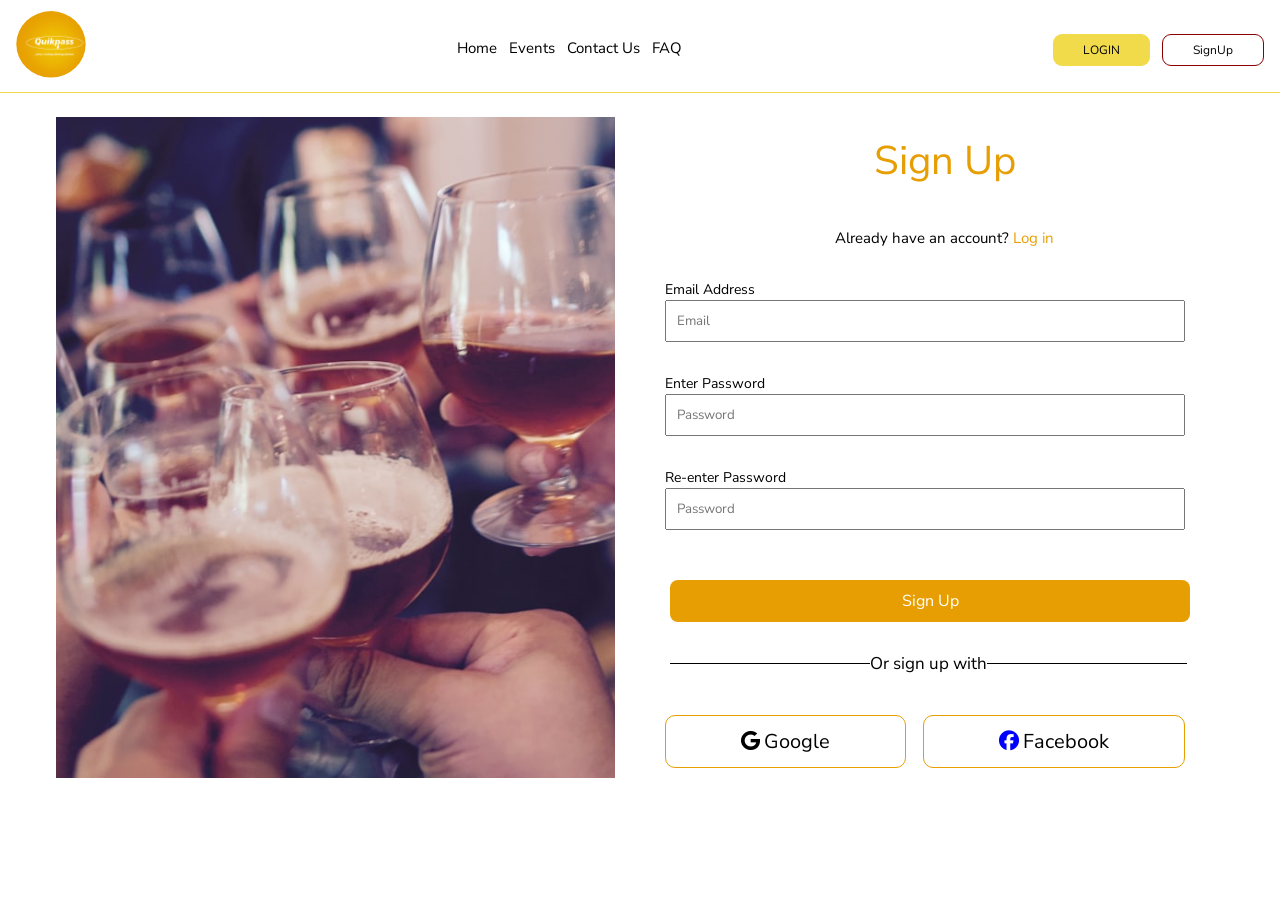
<file: signup.html>
<!DOCTYPE html>
<html lang="en">
  <head>
    <meta charset="UTF-8" />
    <meta name="viewport" content="width=device-width, initial-scale=1.0" />
    <link rel="preconnect" href="https://fonts.googleapis.com" />
    <link rel="preconnect" href="https://fonts.gstatic.com" crossorigin />
    <link
      href="https://fonts.googleapis.com/css2?family=Lato:wght@100;300;400;700&display=swap"
      rel="stylesheet"
    />
    <link rel="stylesheet" href="./css/signup.css" />
    <link rel="preconnect" href="https://fonts.googleapis.com" />
    <link rel="preconnect" href="https://fonts.gstatic.com" crossorigin />
    <link
      href="https://fonts.googleapis.com/css2?family=Oxygen:wght@300;400;700&display=swap"
      rel="stylesheet"
    />
    <link
      href="https://fonts.googleapis.com/css2?family=Nunito+Sans:ital,opsz,wght@0,6..12,200..1000;1,6..12,200..1000&display=swap"
      rel="stylesheet"
    />
    <link
      rel="stylesheet"
      href="https://cdnjs.cloudflare.com/ajax/libs/font-awesome/6.5.0/css/all.min.css"
    />
    <title>Quikpass-Event-Ticketing-App</title>
  </head>

  <body>
    <div>
      <!-- navigation bar -->
      <div id="navbar">
        <a href="#"
          ><img src="./asset/image/Ellipse 1 (1).svg" alt="Quikpass Logo"
        /></a>
        <div class="navbar1">
          <ul>
            <li><a href="./index.html">Home</a></li>
            <li><a href="./events.html">Events</a></li>
            <li><a href="./contactus.html">Contact Us</a></li>
            <li><a href="./faqs.html">FAQ</a></li>
          </ul>
        </div>
        <div class="navbar2">
          <ul>
            <li><a href="./login.html" class="Log">LOGIN</a></li>
            <li><a href="./signup.html" class="sign">SignUp</a></li>
          </ul>
        </div>
      </div>
    </div>

    <!-- signup page -->
    <div class="signup">
      <div class="signup-img">
        <img src="./asset/image/Rectangle 29.svg" alt="" />
      </div>
      <div class="signup-texts">
        <div class="sitexts">
          <h2>Sign Up</h2>
          <p>Already have an account? <a href="./login.html">Log in</a></p>
        </div>

        <div>
          <div class="input">
            <label for="Email">
              Email Address
              <br />
              <input type="email" placeholder="Email" class="inputt" />
            </label>
          </div>

          <div class="input">
            <label for="password">Enter Password</label>
            <br />
            <input type="password" placeholder="Password" class="inputt" />
          </div>

          <div class="input">
            <label for="password">Re-enter Password</label>
            <br />
            <input type="password" placeholder="Password" class="inputt" />
          </div>
        </div>

        <div class="signbut">
          <a href="#">Sign Up </a>
        </div>

        <div class="divider-container">
          <div class="divider-text">Or sign up with</div>
        </div>

        <div class="icon">
          <a href="" class="googlea">
            <div class="google">
              <i class="fa-brands fa-google"></i> <span>Google</span>
            </div>  
          </a>
    
          <a href="" class="facebooka">
            <div class="facebook">
            <i class="fa-brands fa-facebook"></i> <span>Facebook</span>
          </div>
          </a>
          
        </div>
      </div>
    </div>
    <script src="./js/signup.js"></script>
  </body>
</html>
</file>
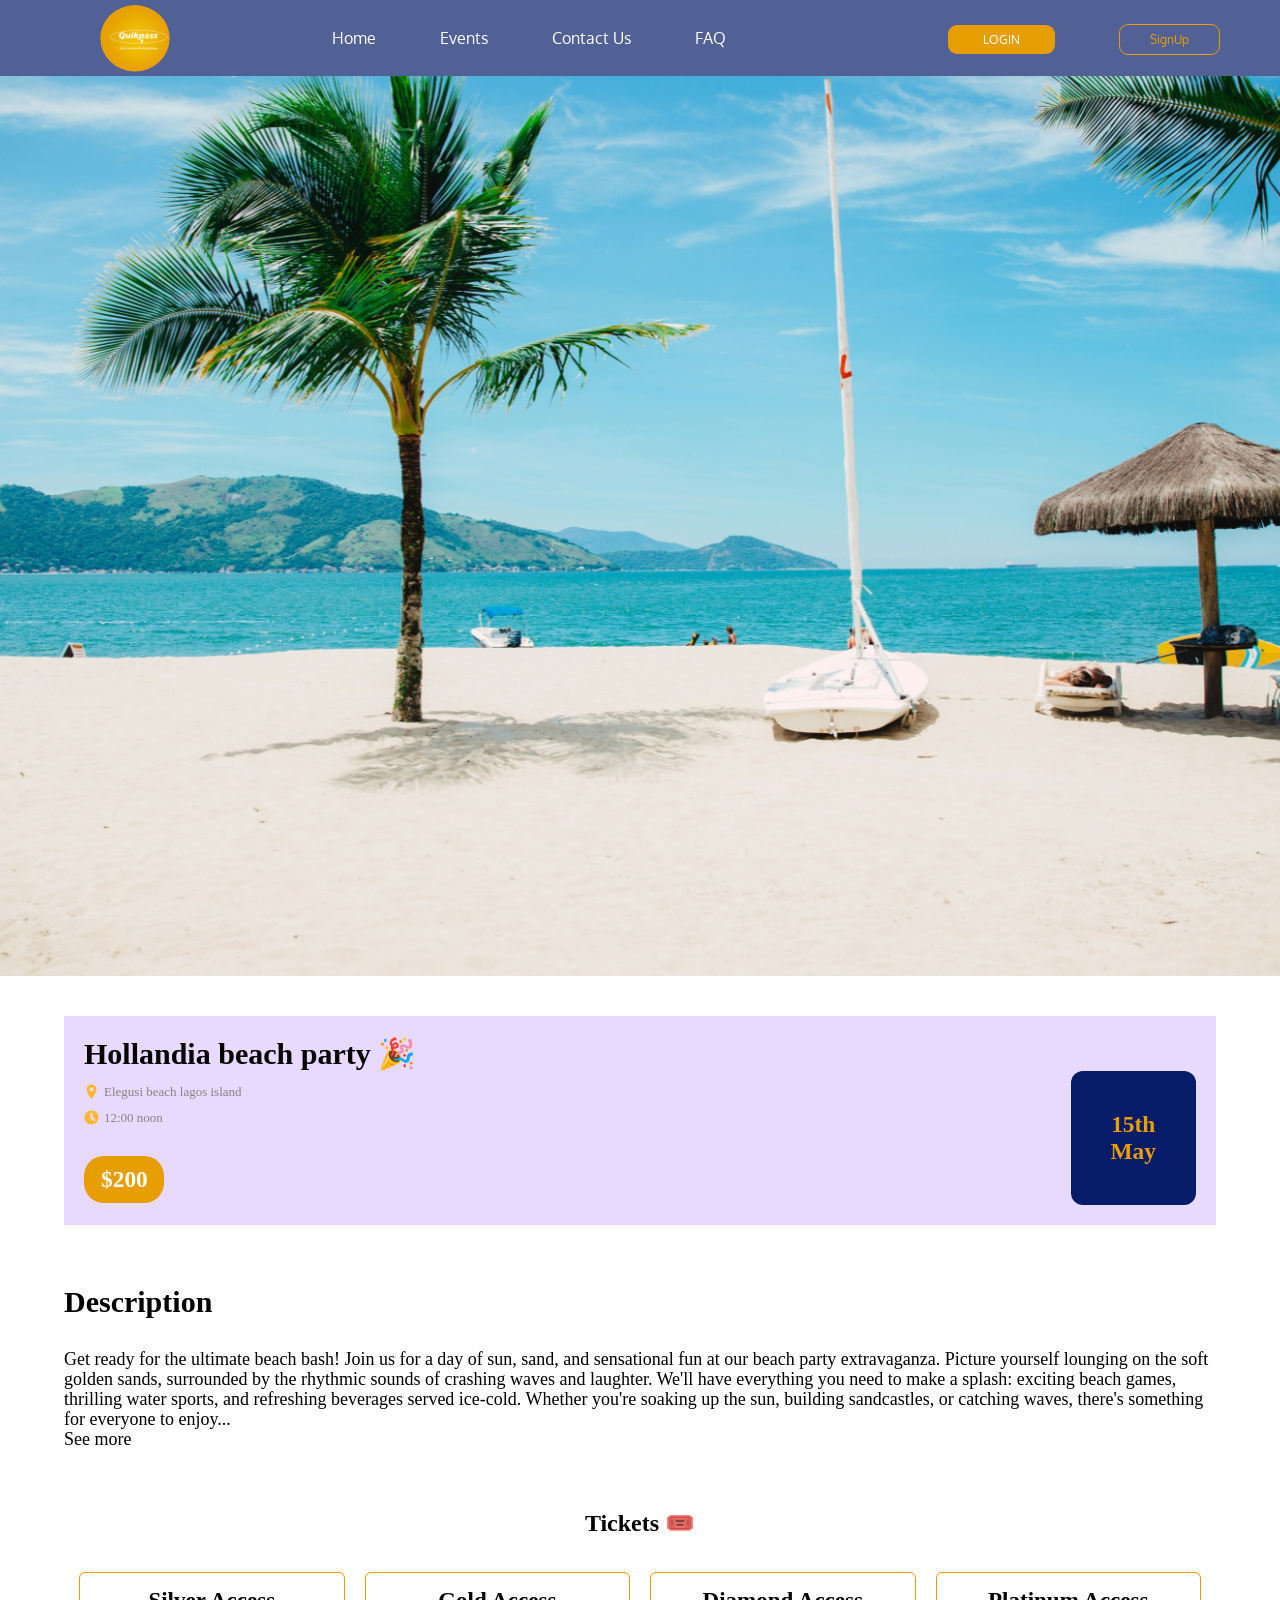
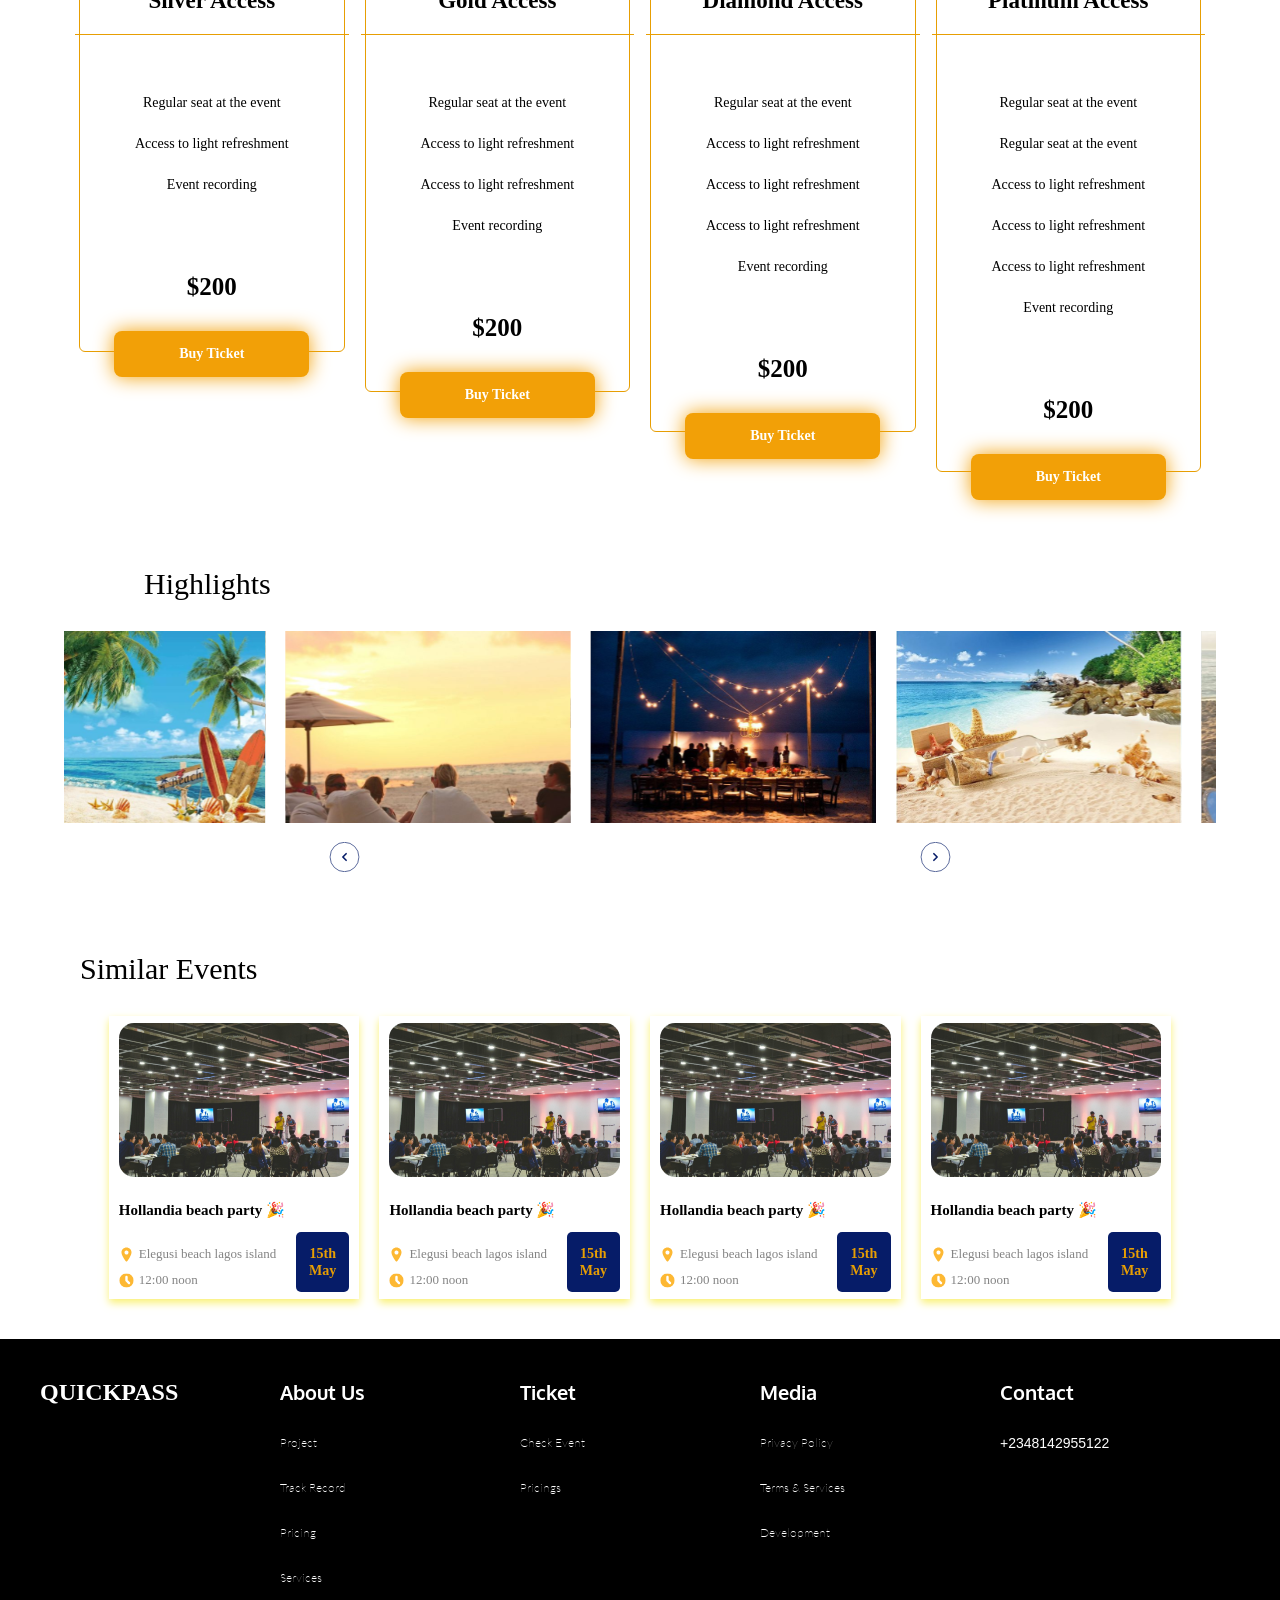
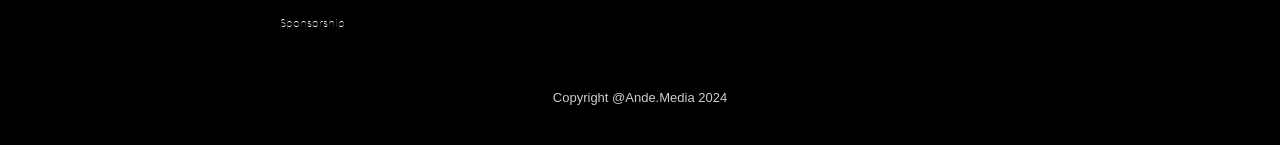
<file: singlevent.html>
<!DOCTYPE html>
<html lang="en">
  <head>
    <meta charset="UTF-8" />
    <meta name="viewport" content="width=device-width, initial-scale=1.0" />
    <link rel="preconnect" href="https://fonts.googleapis.com" />
    <link rel="preconnect" href="https://fonts.gstatic.com" crossorigin />
    <link
      href="https://fonts.googleapis.com/css2?family=Lato:wght@100;300;400;700&display=swap"
      rel="stylesheet"
    />
    <link rel="stylesheet" href="./css/singlevent.css" />
    <link rel="preconnect" href="https://fonts.googleapis.com" />
    <link rel="preconnect" href="https://fonts.gstatic.com" crossorigin />
    <link
      href="https://fonts.googleapis.com/css2?family=Oxygen:wght@300;400;700&display=swap"
      rel="stylesheet"
    />
    <link
      href="https://fonts.googleapis.com/css2?family=Nunito+Sans:ital,opsz,wght@0,6..12,200..1000;1,6..12,200..1000&display=swap"
      rel="stylesheet"
    />
    <link
      rel="stylesheet"
      href="https://cdnjs.cloudflare.com/ajax/libs/font-awesome/6.5.0/css/all.min.css"
    />
    <title>Quikpass-Event-Ticketing-App</title>
  </head>
  <body>
    <header>
      <!-- navigation bar -->
      <div id="navbar">
        <a href="index.html"
          ><img src="./asset/image/Ellipse 1 (1).svg" alt="Quikpass Logo"
        /></a>
        <div class="navbar1">
          <ul>
            <li><a href="./index.html">Home</a></li>
            <li><a href="./events.html">Events</a></li>
            <li><a href="./contactus.html">Contact Us</a></li>
            <li><a href="./faqs.html">FAQ</a></li>
          </ul>
        </div>
        <div class="navbar2">
          <ul>
            <li><a href="./login.html" class="Log">LOGIN</a></li>
            <li><a href="./signup.html" class="sign">SignUp</a></li>
          </ul>
        </div>
      </div>
    </header>

    <section class="herosection">
      <!-- <img src="./asset/image/payimg.svg" alt=""> -->
    </section>

    <section class="event">
      <h4>Hollandia beach party 🎉</h4>
      <div class="eventtext">
        <div>
          <div class="et">
            <img src="../asset/image/locate.svg" alt="" />
            <span>Elegusi beach lagos island</span>
          </div>
          <div class="et">
            <img src="../asset/image/time.svg" alt="" />
            <span>12:00 noon</span>
          </div>
          <div class="dols">
            <h3>$200</h3>
          </div>
        </div>
        <div class="event-date">
          <h3>15th</h3>
          <h3>May</h3>
        </div>
      </div>
    </section>

    <section class="description">
      <h3>Description</h3>
      <p>
        Get ready for the ultimate beach bash! Join us for a day of sun, sand,
        and sensational fun at our beach party extravaganza. Picture yourself
        lounging on the soft golden sands, surrounded by the rhythmic sounds of
        crashing waves and laughter. We'll have everything you need to make a
        splash: exciting beach games, thrilling water sports, and refreshing
        beverages served ice-cold. Whether you're soaking up the sun, building
        sandcastles, or catching waves, there's something for everyone to
        enjoy... <br />See more
      </p>
    </section>

    <section class="ticket-section">
      <h2>Tickets 🎟️</h2>
      <div class="ticket-container">
        <div class="ticket-card t1">
          <div class="card-header">
            <h2>Silver Access</h2>
          </div>
          <div class="texts">
            <p>Regular seat at the event</p>
            <p>Access to light refreshment</p>
            <p>Event recording</p>
          </div>
          <h3 class="price">$200</h3>
          <p><a class="buy-btn" href="">Buy Ticket</a></p>
        </div>

        <div class="ticket-card t2">
          <div class="card-header">
            <h2>Gold Access</h2>
          </div>
          <div class="texts">
            <p>Regular seat at the event</p>
            <p>Access to light refreshment</p>
            <p>Access to light refreshment</p>
            <p>Event recording</p>
          </div>
          <h3 class="price">$200</h3>
          <p><a class="buy-btn" href="">Buy Ticket</a></p>
        </div>

        <div class="ticket-card t3">
          <div class="card-header">
            <h2>Diamond Access</h2>
          </div>
          <div class="texts">
            <p>Regular seat at the event</p>
            <p>Access to light refreshment</p>
            <p>Access to light refreshment</p>
            <p>Access to light refreshment</p>
            <p>Event recording</p>
          </div>
          <h3 class="price">$200</h3>
          <p><a class="buy-btn" href="">Buy Ticket</a></p>
        </div>

        <div class="ticket-card t4">
          <div class="card-header">
            <h2>Platinum Access</h2>
          </div>
          <div class="texts">
            <p>Regular seat at the event</p>
            <p>Regular seat at the event</p>
            <p>Access to light refreshment</p>
            <p>Access to light refreshment</p>
            <p>Access to light refreshment</p>
            <p>Event recording</p>
          </div>
          <h3 class="price">$200</h3>
          <p><a class="buy-btn" href="">Buy Ticket</a></p>
        </div>
      </div>
    </section>

    <section class="highlight">
      <h2>Highlights</h2>

      <img src="./asset/image/highlights.svg" alt="" />

      <div class="arrows">
        <img src="../asset/image/arrowleft.svg" alt="" />
        <img src="../asset/image/arrowright.svg" alt="" />
      </div>
    </section>

    <section class="similar">
      <h2>Similar Events</h2>

      <div class="eventscard">
        <div class="events">
          <img src="../asset/image/eventsimg1.svg" alt="" class="eventsimg" />
          <h4>Hollandia beach party 🎉</h4>
          <div class="eventtext">
            <div>
              <div class="et">
                <img src="../asset/image/locate.svg" alt="" />
                <span>Elegusi beach lagos island</span>
              </div>
              <div class="et">
                <img src="../asset/image/time.svg" alt="" />
                <span>12:00 noon</span>
              </div>
            </div>
            <div class="event-dates">
              <h3>15th</h3>
              <h3>May</h3>
            </div>
          </div>
        </div>

        <div class="events">
          <img src="../asset/image/eventsimg1.svg" alt="" class="eventsimg" />
          <h4>Hollandia beach party 🎉</h4>
          <div class="eventtext">
            <div>
              <div class="et">
                <img src="../asset/image/locate.svg" alt="" />
                <span>Elegusi beach lagos island</span>
              </div>
              <div class="et">
                <img src="../asset/image/time.svg" alt="" />
                <span>12:00 noon</span>
              </div>
            </div>
            <div class="event-dates">
              <h3>15th</h3>
              <h3>May</h3>
            </div>
          </div>
        </div>

        <div class="events">
          <img src="../asset/image/eventsimg1.svg" alt="" class="eventsimg" />
          <h4>Hollandia beach party 🎉</h4>
          <div class="eventtext">
            <div>
              <div class="et">
                <img src="../asset/image/locate.svg" alt="" />
                <span>Elegusi beach lagos island</span>
              </div>
              <div class="et">
                <img src="../asset/image/time.svg" alt="" />
                <span>12:00 noon</span>
              </div>
            </div>
            <div class="event-dates">
              <h3>15th</h3>
              <h3>May</h3>
            </div>
          </div>
        </div>

        <div class="events">
          <img src="../asset/image/eventsimg1.svg" alt="" class="eventsimg" />
          <h4>Hollandia beach party 🎉</h4>
          <div class="eventtext">
            <div>
              <div class="et">
                <img src="../asset/image/locate.svg" alt="" />
                <span>Elegusi beach lagos island</span>
              </div>
              <div class="et">
                <img src="../asset/image/time.svg" alt="" />
                <span>12:00 noon</span>
              </div>
            </div>
            <div class="event-dates">
              <h3>15th</h3>
              <h3>May</h3>
            </div>
          </div>
        </div>
      </div>
    </section>

    <footer class="footer">
      <div class="footer-container">
        <div class="footer-column">
          <h2>QUICKPASS</h2>
        </div>

        <div class="footer-column">
          <h3>About Us</h3>
          <ul>
            <li>Project</li>
            <li>Track Record</li>
            <li>Pricing</li>
            <li>Services</li>
            <li>Sponsorship</li>
          </ul>
        </div>

        <div class="footer-column">
          <h3>Ticket</h3>
          <ul>
            <li>Check Event</li>
            <li>Pricings</li>
          </ul>
        </div>

        <div class="footer-column">
          <h3>Media</h3>
          <ul>
            <li>Privacy Policy</li>
            <li>Terms & Services</li>
            <li>Development</li>
          </ul>
        </div>

        <div class="footer-column">
          <h3>Contact</h3>
          <p>+2348142955122</p>
        </div>
      </div>

      <p class="copyright">Copyright @Ande.Media 2024</p>
    </footer>
    <script src="./js/singlevent.js"></script>
  </body>
</html>
</file>
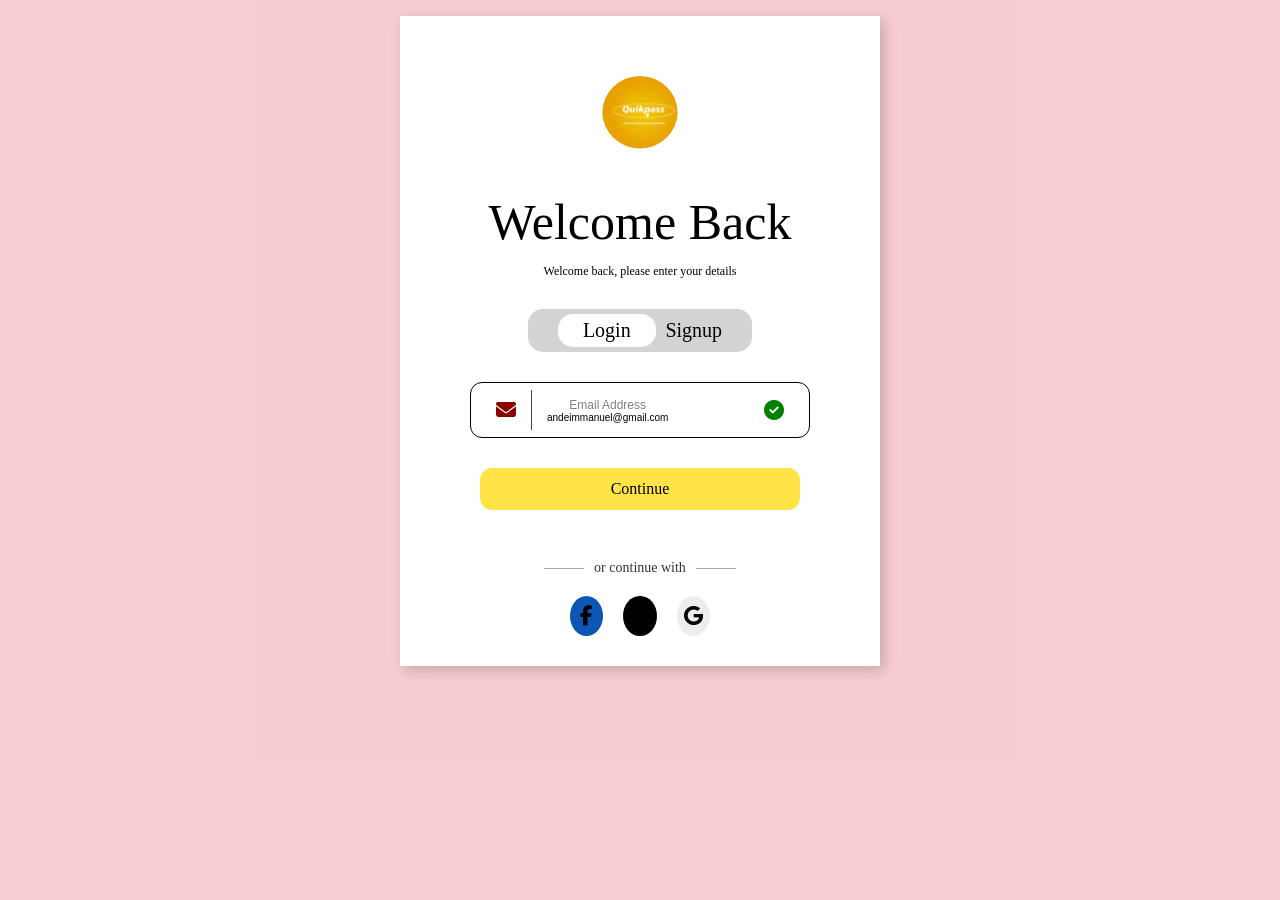
<file: welcome.html>
<!DOCTYPE html>
<html lang="en">
  <head>
    <meta charset="UTF-8" />
    <meta name="viewport" content="width=device-width, initial-scale=1.0" />
    <link rel="preconnect" href="https://fonts.googleapis.com" />
    <link rel="preconnect" href="https://fonts.gstatic.com" crossorigin />
    <link
      href="https://fonts.googleapis.com/css2?family=Lato:wght@100;300;400;700&display=swap"
      rel="stylesheet"
    />
    <link rel="stylesheet" href="./css/welcome.css" />
    <link rel="preconnect" href="https://fonts.googleapis.com" />
    <link rel="preconnect" href="https://fonts.gstatic.com" crossorigin />
    <link
      href="https://fonts.googleapis.com/css2?family=Oxygen:wght@300;400;700&display=swap"
      rel="stylesheet"
    />
    <link
      rel="stylesheet"
      href="https://cdnjs.cloudflare.com/ajax/libs/font-awesome/6.5.0/css/all.min.css"
    />
    <title>Quikpass-Event-Ticketing-App</title>
  </head>

  <body>
    <div class="container">
      <img src="./asset/image/Ellipse 1 (1).svg" alt="" />
      <h1>Welcome Back</h1>
      <p>Welcome back, please enter your details</p>

      <div class="log">
        <h5 class="in">Login</h5>
        <h5>Signup</h5>
      </div>

      <div class="email-container">
        <i class="fas fa-envelope email-icon"></i>

        <div class="divider"></div>

        <div class="email-content">
          <span class="email-label">Email Address</span>
          <span class="email-text">andeimmanuel@gmail.com</span>
        </div>

        <i class="fas fa-check-circle check-icon"></i>
      </div>

      <a href="#">Continue</a>

      <div class="divider-container">
        <div class="divider-text">or continue with</div>
      </div>
      
      <div class="social-icons">
        <div class="social-icon facebook">
          <i class="fab fa-facebook-f"></i>
        </div>
        <div class="social-icon apple">
          <i class="fab fa-apple"></i>
        </div>
        <div class="social-icon google">
          <i class="fab fa-google"></i>
        </div>
      </div>
    </div>
    <script src="./js/welcome.js"></script>
  </body>
</html>
</file>
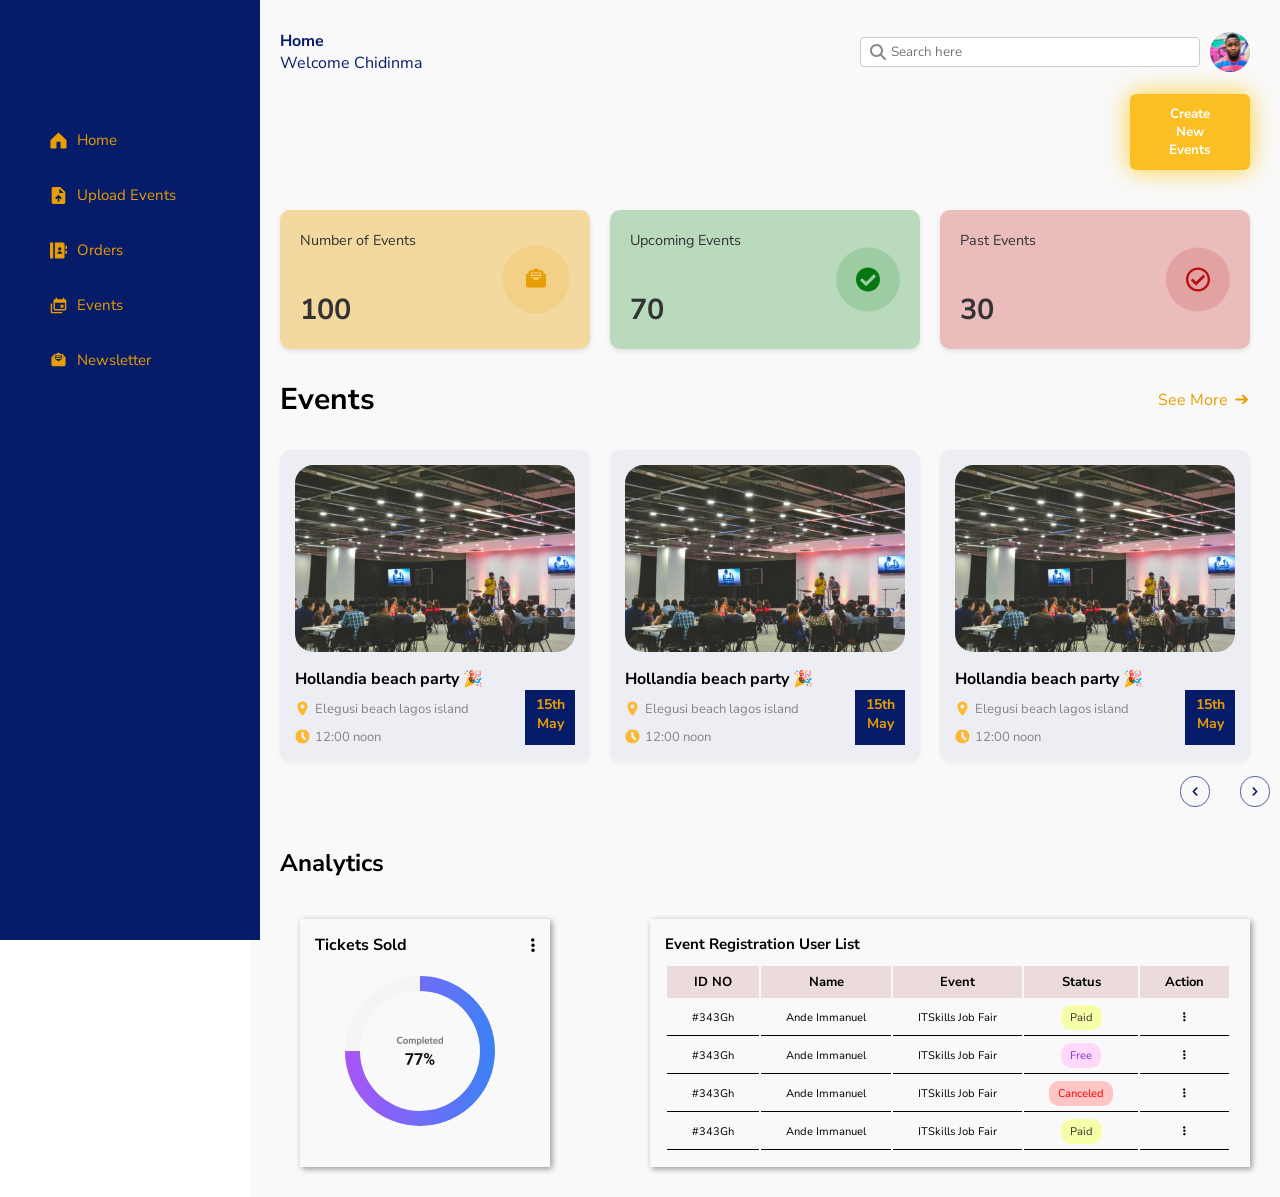
<file: admin/admin.html>
<!DOCTYPE html>
<html lang="en">
  <head>
    <meta charset="UTF-8" />
    <meta name="viewport" content="width=device-width, initial-scale=1.0" />
    <link rel="preconnect" href="https://fonts.googleapis.com" />
    <link rel="preconnect" href="https://fonts.gstatic.com" crossorigin />
    <link
      href="https://fonts.googleapis.com/css2?family=Lato:wght@100;300;400;700&display=swap"
      rel="stylesheet"
    />
    <link rel="stylesheet" href="../admin/css/admin.css" />
    <link rel="preconnect" href="https://fonts.googleapis.com" />
    <link rel="preconnect" href="https://fonts.gstatic.com" crossorigin />
    <link
      href="https://fonts.googleapis.com/css2?family=Oxygen:wght@300;400;700&display=swap"
      rel="stylesheet"
    />
    <link
      href="https://fonts.googleapis.com/css2?family=Nunito+Sans:ital,opsz,wght@0,6..12,200..1000;1,6..12,200..1000&display=swap"
      rel="stylesheet"
    />
    <link
      rel="stylesheet"
      href="https://cdnjs.cloudflare.com/ajax/libs/font-awesome/6.5.0/css/all.min.css"
    />
    <title>Quikpass-Event-Ticketing-App</title>
  </head>
  <body>
    <!-- <div class="dashboard"> -->
    <!-- Sidebar -->
    <aside class="sidebar">
      <ul>
        <li class="listitem active">
          <a href="./admin.html">
            <img src="../asset/image/homedashborad.svg" alt="" />
            <span>Home</span>
          </a>
        </li>

        <li class="listitem">
          <a href="./adminupload.html">
            <img src="../asset/image/uploaddashboard.svg" alt="" />
            <span>Upload Events</span>
          </a>
        </li>

        <li class="listitem">
          <a href="./orders.html">
            <img src="../asset/image/orderdashboard.svg" alt="" />
            <span>Orders</span>
          </a>
        </li>

        <li class="listitem">
          <a href="./admindasboard.html">
            <img src="../asset/image/eventsdashboard.svg" alt="" />
            <span>Events</span>
          </a>
        </li>

        <li class="listitem">
          <a href="admindashboard1.html">
            <img src="../asset/image/emaildashboard.svg" alt="" />
            <span>Newsletter</span>
          </a>
        </li>
      </ul>
    </aside>

    <!-- Main -->
    <main class="main-content">
      <!-- Top Bar -->
      <div class="top-bar">
        <div class="top">
          <h4>Home</h4>
          <p>Welcome Chidinma</p>
        </div>
        <div class="profile">
          <div class="search-box">
            <i class="fas fa-search"></i>
            <input type="text" placeholder="Search here" class="here" />
          </div>
          <img src="../asset/image/profile.svg" alt="" />
        </div>
      </div>

      <div>
        <button class="create-btn">
          <a href="">Create New Events</a>
        </button>
      </div>
      <!-- Cards -->
      <div class="summary-cards">
        <div class="card yellow">
          <div class="cardtext">
            <p>Number of Events</p>
            <h3>100</h3>
          </div>
          <img src="../asset/image/envelopcircle.svg" alt="" />
        </div>

        <div class="card green">
          <div class="cardtext">
            <p>Upcoming Events</p>
            <h3>70</h3>
          </div>
          <img src="../asset/image/checkcirclegreen.svg" alt="" />
        </div>

        <div class="card red">
          <div class="cardtext">
            <p>Past Events</p>
            <h3>30</h3>
          </div>
          <img src="../asset/image/checkcircclered.svg" alt="" />
        </div>
      </div>

      <!-- Events Section -->
      <section>
        <div>
          <div class="upcoming">
            <h2>Events</h2>
            <div class="arrow">
              <a href="#">See More</a>
              <img src="../asset/image/arrow.svg" alt="" />
            </div>
          </div>
        </div>

        <div class="eventscard">
          <div class="events">
            <img src="../asset/image/eventsimg1.svg" alt="" class="eventsimg" />
            <h4>Hollandia beach party 🎉</h4>
            <div class="eventtext">
              <div>
                <div class="et">
                  <img src="../asset/image/locate.svg" alt="" />
                  <span>Elegusi beach lagos island</span>
                </div>
                <div class="et">
                  <img src="../asset/image/time.svg" alt="" />
                  <span>12:00 noon</span>
                </div>
              </div>
              <div class="event-date">
                <h3>15th</h3>
                <h3>May</h3>
              </div>
            </div>
          </div>

          <div class="events">
            <img src="../asset/image/eventsimg1.svg" alt="" class="eventsimg" />
            <h4>Hollandia beach party 🎉</h4>
            <div class="eventtext">
              <div>
                <div class="et">
                  <img src="../asset/image/locate.svg" alt="" />
                  <span>Elegusi beach lagos island</span>
                </div>
                <div class="et">
                  <img src="../asset/image/time.svg" alt="" />
                  <span>12:00 noon</span>
                </div>
              </div>
              <div class="event-date">
                <h3>15th</h3>
                <h3>May</h3>
              </div>
            </div>
          </div>

          <div class="events">
            <img src="../asset/image/eventsimg1.svg" alt="" class="eventsimg" />
            <h4>Hollandia beach party 🎉</h4>
            <div class="eventtext">
              <div>
                <div class="et">
                  <img src="../asset/image/locate.svg" alt="" />
                  <span>Elegusi beach lagos island</span>
                </div>
                <div class="et">
                  <img src="../asset/image/time.svg" alt="" />
                  <span>12:00 noon</span>
                </div>
              </div>
              <div class="event-date">
                <h3>15th</h3>
                <h3>May</h3>
              </div>
            </div>
          </div>
        </div>

        <div class="arrows">
          <img src="../asset/image/arrowleft.svg" alt="" />
          <img src="../asset/image/arrowright.svg" alt="" />
        </div>
      </section>

      <section class="analytics">
        <h2>Analytics</h2>
        <div class="analytics-card">
          <div class="analytics-chart">
            <div class="ac-icon">
              <h4>Tickets Sold</h4>
              <i class="fa-solid fa-ellipsis-vertical"></i>
            </div>
            <img src="../asset/image/Chart.svg" alt="" />
          </div>

          <div class="analytics-table">
            <h4>Event Registration User List</h4>
            <table>
              <thead>
                <tr>
                  <th>ID NO</th>
                  <th>Name</th>
                  <th>Event</th>
                  <th>Status</th>
                  <th>Action</th>
                </tr>
              </thead>

              <tbody>
                <tr>
                  <td>#343Gh</td>
                  <td>Ande Immanuel</td>
                  <td>ITSkills Job Fair</td>
                  <td><span class="status paid">Paid</span></td>
                  <td><i class="fa-solid fa-ellipsis-vertical"></i></td>
                </tr>

                <tr>
                  <td>#343Gh</td>
                  <td>Ande Immanuel</td>
                  <td>ITSkills Job Fair</td>
                  <td><span class="status free">Free</span></td>
                  <td><i class="fa-solid fa-ellipsis-vertical"></i></td>
                </tr>

                <tr>
                  <td>#343Gh</td>
                  <td>Ande Immanuel</td>
                  <td>ITSkills Job Fair</td>
                  <td><span class="status canceled">Canceled</span></td>
                  <td><i class="fa-solid fa-ellipsis-vertical"></i></td>
                </tr>

                <tr>
                  <td>#343Gh</td>
                  <td>Ande Immanuel</td>
                  <td>ITSkills Job Fair</td>
                  <td><span class="status paid">Paid</span></td>
                  <td><i class="fa-solid fa-ellipsis-vertical"></i></td>
                </tr>
              </tbody>
            </table>
          </div>
        </div>
      </section>
    </main>
    <!-- </div> -->
  </body>
</html>
</file>
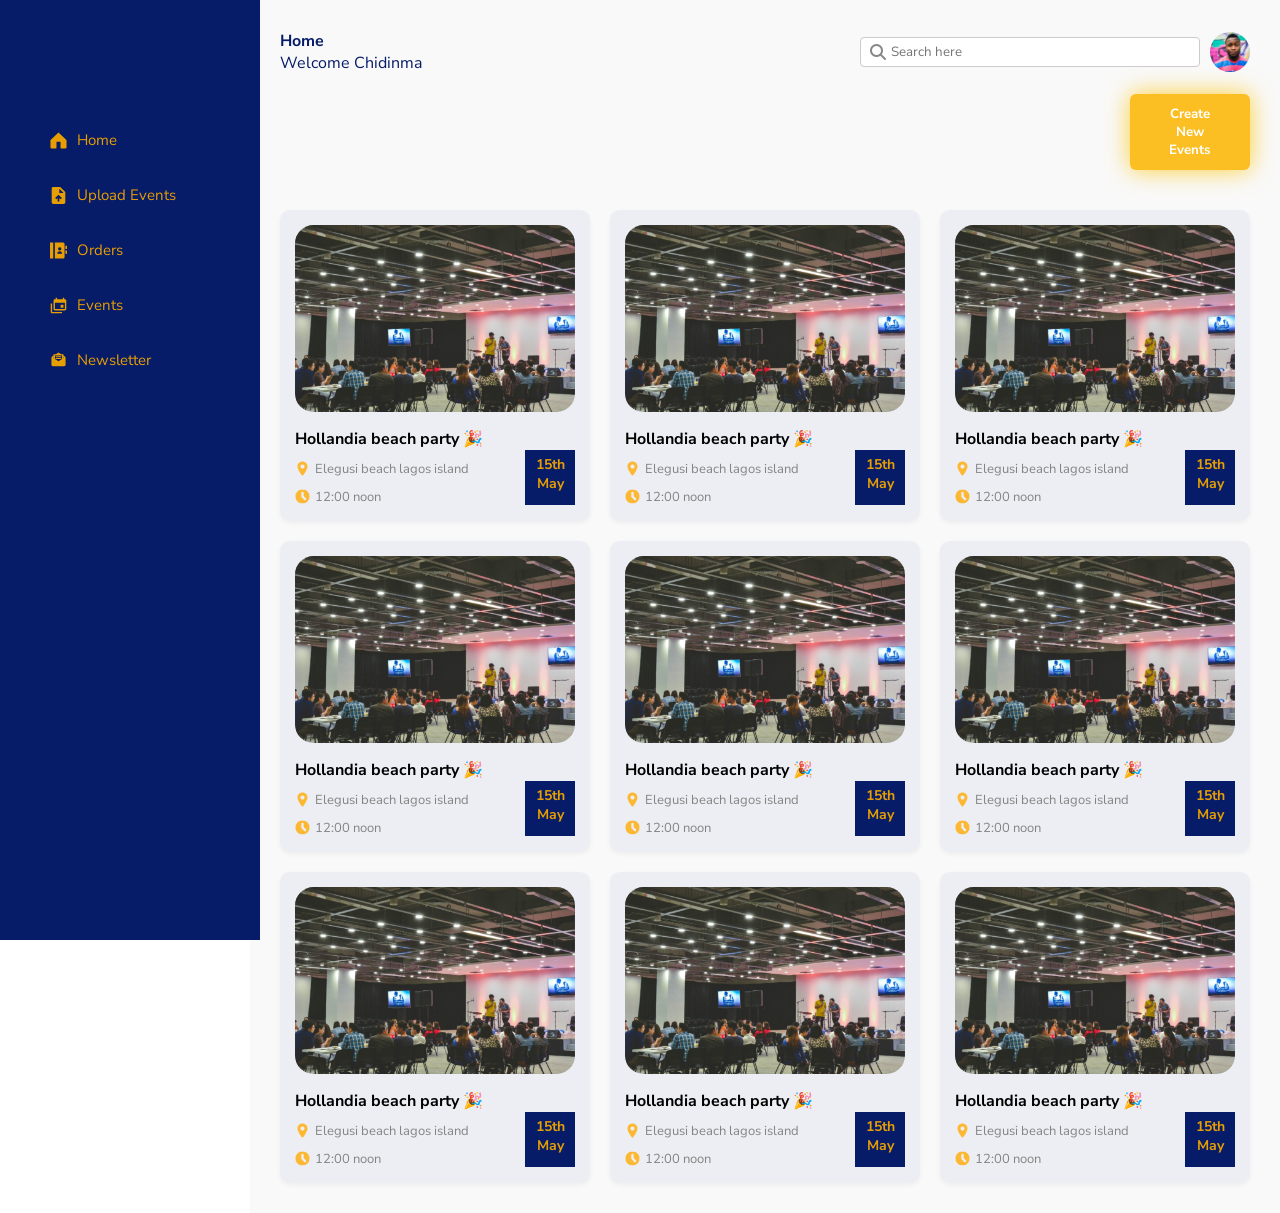
<file: admin/admindasboard.html>
<!DOCTYPE html>
<html lang="en">
  <head>
    <meta charset="UTF-8" />
    <meta name="viewport" content="width=device-width, initial-scale=1.0" />
    <meta charset="UTF-8" />
    <meta name="viewport" content="width=device-width, initial-scale=1.0" />
    <link rel="stylesheet" href="../admin/css/admindashboard.css" />
    <link rel="preconnect" href="https://fonts.googleapis.com" />
    <link rel="preconnect" href="https://fonts.gstatic.com" crossorigin />
    <link
      href="https://fonts.googleapis.com/css2?family=Nunito+Sans:ital,opsz,wght@0,6..12,200..1000;1,6..12,200..1000&display=swap"
      rel="stylesheet"
    />
    <link
      rel="stylesheet"
      href="https://cdnjs.cloudflare.com/ajax/libs/font-awesome/6.5.0/css/all.min.css"
    />
    <title>Quikpass-Event-Ticketing-App</title>
  </head>
  <body>
    <aside class="sidebar">
      <ul>
        <li class="listitem active">
          <a href="./admin.html">
            <img src="../asset/image/homedashborad.svg" alt="" />
            <span>Home</span>
          </a>
        </li>

        <li class="listitem">
          <a href="./adminupload.html">
            <img src="../asset/image/uploaddashboard.svg" alt="" />
            <span>Upload Events</span>
          </a>
        </li>

        <li class="listitem">
          <a href="./orders.html">
            <img src="../asset/image/orderdashboard.svg" alt="" />
            <span>Orders</span>
          </a>
        </li>

        <li class="listitem">
          <a href="./admindasboard.html">
            <img src="../asset/image/eventsdashboard.svg" alt="" />
            <span>Events</span>
          </a>
        </li>

        <li class="listitem">
          <a href="./admindashboard1.html">
            <img src="../asset/image/emaildashboard.svg" alt="" />
            <span>Newsletter</span>
          </a>
        </li>
      </ul>
    </aside>

    <main class="main-content">
      <!-- Top Bar -->
      <div class="top-bar">
        <div class="top">
          <h4>Home</h4>
          <p>Welcome Chidinma</p>
        </div>
        <div class="profile">
          <div class="search-box">
            <i class="fas fa-search"></i>
            <input type="text" placeholder="Search here" class="here" />
          </div>
          <img src="../asset/image/profile.svg" alt="" />
        </div>
      </div>

      <div>
        <button class="create-btn">
          <a href="">Create New Events</a>
        </button>
      </div>

      <!-- cards -->
      <div class="eventscard">
        <div class="events">
          <img src="../asset/image/eventsimg1.svg" alt="" class="eventsimg" />
          <h4>Hollandia beach party 🎉</h4>
          <div class="eventtext">
            <div>
              <div class="et">
                <img src="../asset/image/locate.svg" alt="" />
                <span>Elegusi beach lagos island</span>
              </div>
              <div class="et">
                <img src="../asset/image/time.svg" alt="" />
                <span>12:00 noon</span>
              </div>
            </div>
            <div class="event-date">
              <h3>15th</h3>
              <h3>May</h3>
            </div>
          </div>
        </div>

        <div class="events">
          <img src="../asset/image/eventsimg1.svg" alt="" class="eventsimg" />
          <h4>Hollandia beach party 🎉</h4>
          <div class="eventtext">
            <div>
              <div class="et">
                <img src="../asset/image/locate.svg" alt="" />
                <span>Elegusi beach lagos island</span>
              </div>
              <div class="et">
                <img src="../asset/image/time.svg" alt="" />
                <span>12:00 noon</span>
              </div>
            </div>
            <div class="event-date">
              <h3>15th</h3>
              <h3>May</h3>
            </div>
          </div>
        </div>

        <div class="events">
          <img src="../asset/image/eventsimg1.svg" alt="" class="eventsimg" />
          <h4>Hollandia beach party 🎉</h4>
          <div class="eventtext">
            <div>
              <div class="et">
                <img src="../asset/image/locate.svg" alt="" />
                <span>Elegusi beach lagos island</span>
              </div>
              <div class="et">
                <img src="../asset/image/time.svg" alt="" />
                <span>12:00 noon</span>
              </div>
            </div>
            <div class="event-date">
              <h3>15th</h3>
              <h3>May</h3>
            </div>
          </div>
        </div>

        <div class="events">
          <img src="../asset/image/eventsimg1.svg" alt="" class="eventsimg" />
          <h4>Hollandia beach party 🎉</h4>
          <div class="eventtext">
            <div>
              <div class="et">
                <img src="../asset/image/locate.svg" alt="" />
                <span>Elegusi beach lagos island</span>
              </div>
              <div class="et">
                <img src="../asset/image/time.svg" alt="" />
                <span>12:00 noon</span>
              </div>
            </div>
            <div class="event-date">
              <h3>15th</h3>
              <h3>May</h3>
            </div>
          </div>
        </div>

        <div class="events">
          <img src="../asset/image/eventsimg1.svg" alt="" class="eventsimg" />
          <h4>Hollandia beach party 🎉</h4>
          <div class="eventtext">
            <div>
              <div class="et">
                <img src="../asset/image/locate.svg" alt="" />
                <span>Elegusi beach lagos island</span>
              </div>
              <div class="et">
                <img src="../asset/image/time.svg" alt="" />
                <span>12:00 noon</span>
              </div>
            </div>
            <div class="event-date">
              <h3>15th</h3>
              <h3>May</h3>
            </div>
          </div>
        </div>

        <div class="events">
          <img src="../asset/image/eventsimg1.svg" alt="" class="eventsimg" />
          <h4>Hollandia beach party 🎉</h4>
          <div class="eventtext">
            <div>
              <div class="et">
                <img src="../asset/image/locate.svg" alt="" />
                <span>Elegusi beach lagos island</span>
              </div>
              <div class="et">
                <img src="../asset/image/time.svg" alt="" />
                <span>12:00 noon</span>
              </div>
            </div>
            <div class="event-date">
              <h3>15th</h3>
              <h3>May</h3>
            </div>
          </div>
        </div>

        <div class="events">
          <img src="../asset/image/eventsimg1.svg" alt="" class="eventsimg" />
          <h4>Hollandia beach party 🎉</h4>
          <div class="eventtext">
            <div>
              <div class="et">
                <img src="../asset/image/locate.svg" alt="" />
                <span>Elegusi beach lagos island</span>
              </div>
              <div class="et">
                <img src="../asset/image/time.svg" alt="" />
                <span>12:00 noon</span>
              </div>
            </div>
            <div class="event-date">
              <h3>15th</h3>
              <h3>May</h3>
            </div>
          </div>
        </div>

        <div class="events">
          <img src="../asset/image/eventsimg1.svg" alt="" class="eventsimg" />
          <h4>Hollandia beach party 🎉</h4>
          <div class="eventtext">
            <div>
              <div class="et">
                <img src="../asset/image/locate.svg" alt="" />
                <span>Elegusi beach lagos island</span>
              </div>
              <div class="et">
                <img src="../asset/image/time.svg" alt="" />
                <span>12:00 noon</span>
              </div>
            </div>
            <div class="event-date">
              <h3>15th</h3>
              <h3>May</h3>
            </div>
          </div>
        </div>

        <div class="events">
          <img src="../asset/image/eventsimg1.svg" alt="" class="eventsimg" />
          <h4>Hollandia beach party 🎉</h4>
          <div class="eventtext">
            <div>
              <div class="et">
                <img src="../asset/image/locate.svg" alt="" />
                <span>Elegusi beach lagos island</span>
              </div>
              <div class="et">
                <img src="../asset/image/time.svg" alt="" />
                <span>12:00 noon</span>
              </div>
            </div>
            <div class="event-date">
              <h3>15th</h3>
              <h3>May</h3>
            </div>
          </div>
        </div>
      </div>
    </main>
  </body>
</html>
</file>
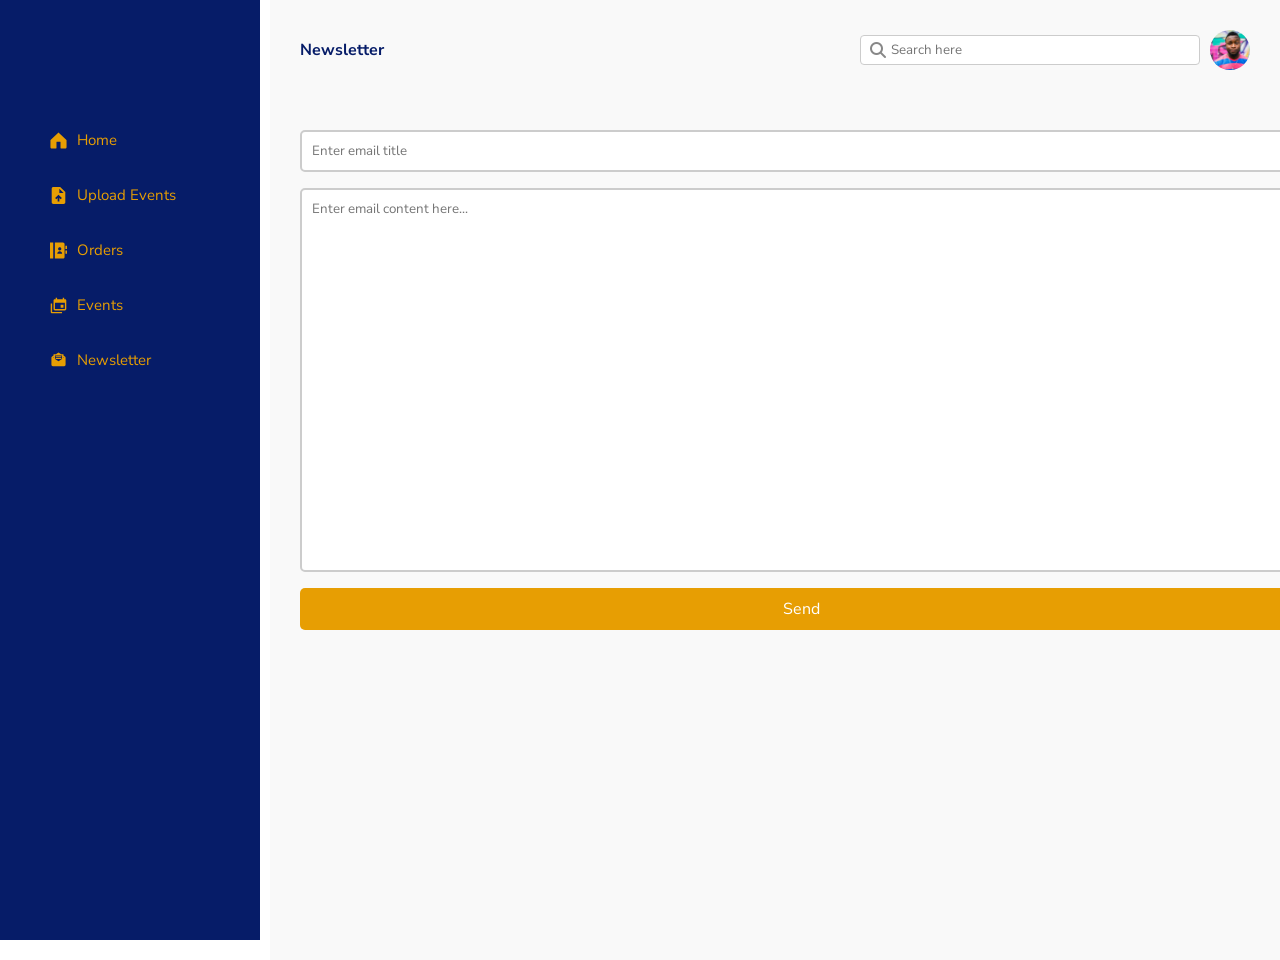
<file: admin/admindashboard1.html>
<!DOCTYPE html>
<html lang="en">
  <head>
    <meta charset="UTF-8" />
    <meta name="viewport" content="width=device-width, initial-scale=1.0" />
    <link rel="stylesheet" href="../admin/css/admindashboard1.css" />
    <link rel="preconnect" href="https://fonts.googleapis.com" />
    <link rel="preconnect" href="https://fonts.gstatic.com" crossorigin />
    <link
      href="https://fonts.googleapis.com/css2?family=Nunito+Sans:ital,opsz,wght@0,6..12,200..1000;1,6..12,200..1000&display=swap"
      rel="stylesheet"
    />
    <link
      rel="stylesheet"
      href="https://cdnjs.cloudflare.com/ajax/libs/font-awesome/6.5.0/css/all.min.css"
    />
    <title>Quikpass-Event-Ticketing-App</title>
  </head>

  <body>
    <aside class="sidebar">
      <ul>
        <li class="listitem active">
          <a href="./admin.html">
            <img src="../asset/image/homedashborad.svg" alt="" />
            <span>Home</span>
          </a>
        </li>

        <li class="listitem">
          <a href="./adminupload.html">
            <img src="../asset/image/uploaddashboard.svg" alt="" />
            <span>Upload Events</span>
          </a>
        </li>

        <li class="listitem">
          <a href="./orders.html">
            <img src="../asset/image/orderdashboard.svg" alt="" />
            <span>Orders</span>
          </a>
        </li>

        <li class="listitem">
          <a href="./admindasboard.html">
            <img src="../asset/image/eventsdashboard.svg" alt="" />
            <span>Events</span>
          </a>
        </li>

        <li class="listitem">
          <a href="./admindashboard1.html">
            <img src="../asset/image/emaildashboard.svg" alt="" />
            <span>Newsletter</span>
          </a>
        </li>
      </ul>
    </aside>

    <main class="main-content">
      <!-- Top Bar -->
      <div class="top-bar">
        <div class="top">
          <h4>Newsletter</h4>
        </div>
        <div class="profile">
          <div class="search-box">
            <i class="fas fa-search"></i>
            <input type="text" placeholder="Search here" class="here" />
          </div>
          <img src="../asset/image/profile.svg" alt="" />
        </div>
      </div>

      <div class="inputt">
        <textarea name="" id="" cols="137" rows="1" placeholder="Enter email title" class="email"></textarea>
        <br />
        <textarea
          name=""
          id=""
          cols="137"
          rows="20"
          placeholder="Enter email content here..."
          class="content"
        ></textarea>
      </div>

      <div class="send">
        <p><a href="">Send</a></p>
      </div>
    </main>
  </body>
</html>
</file>
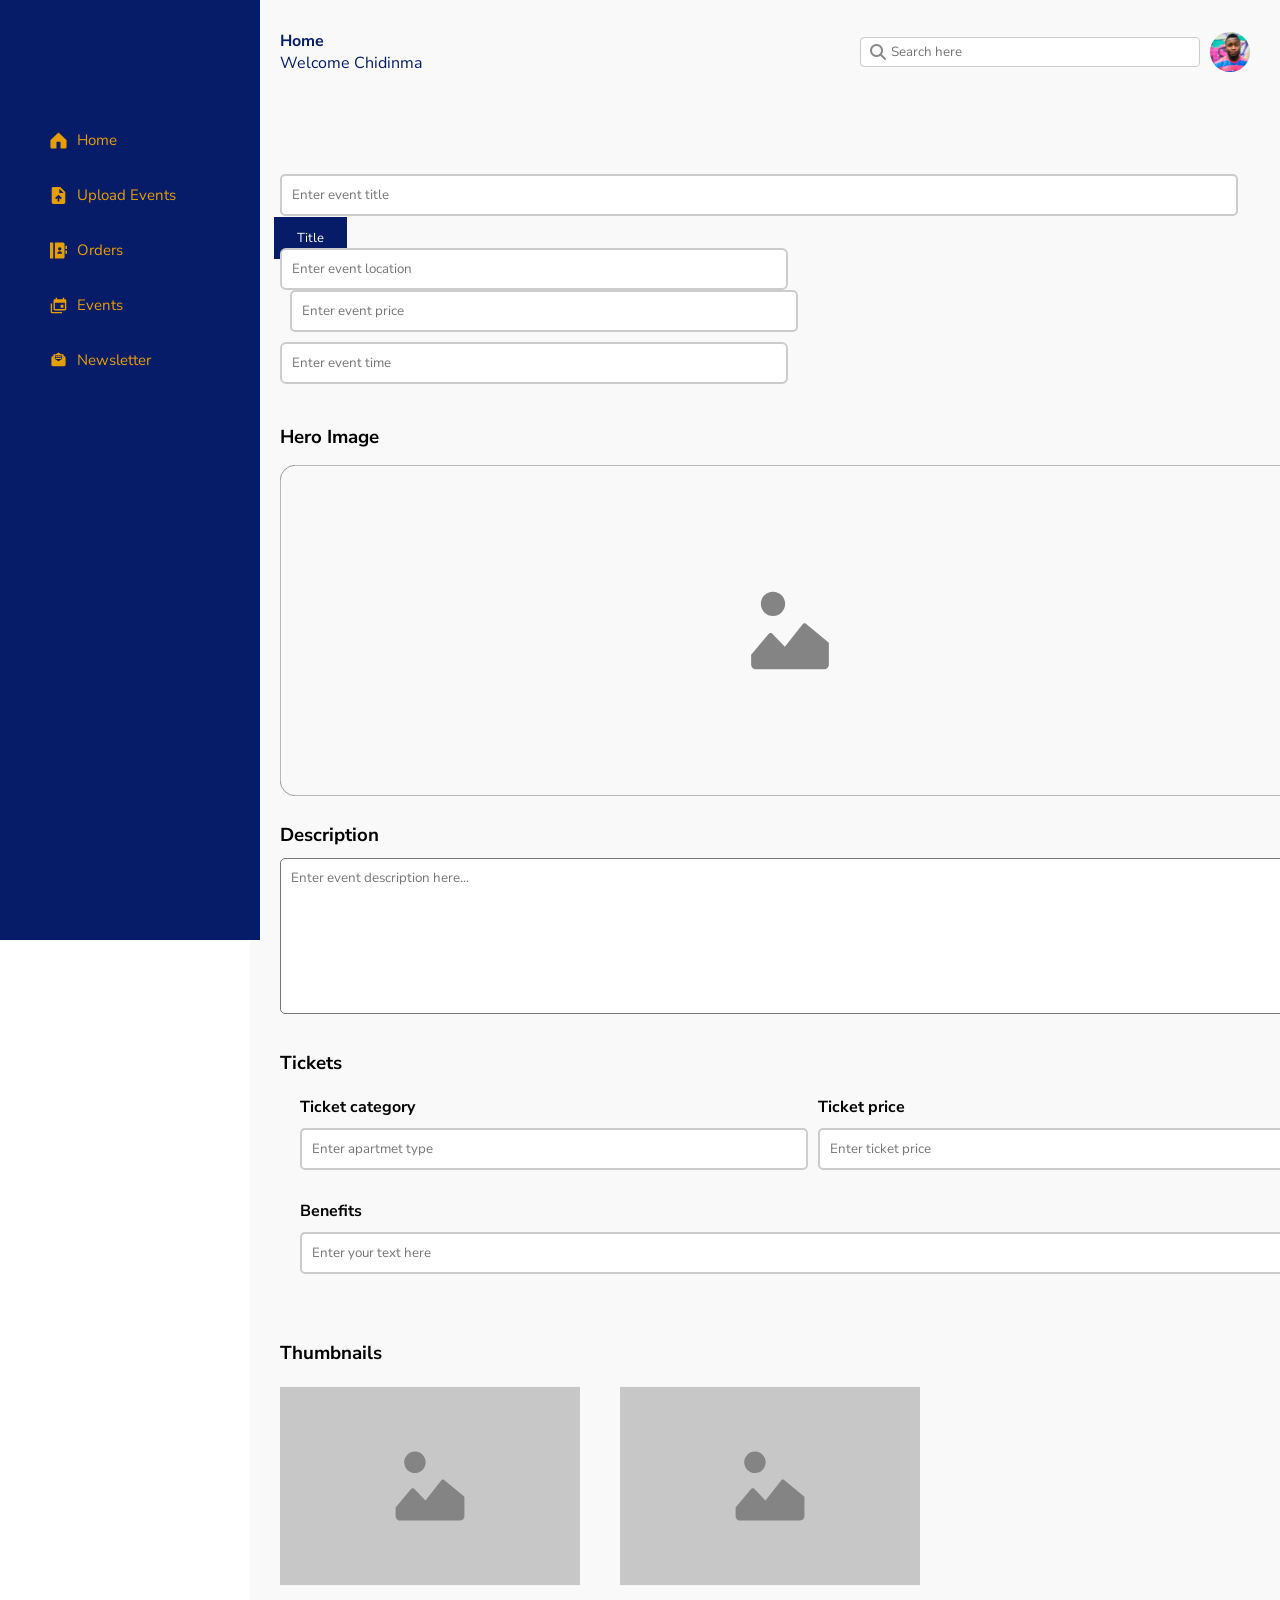
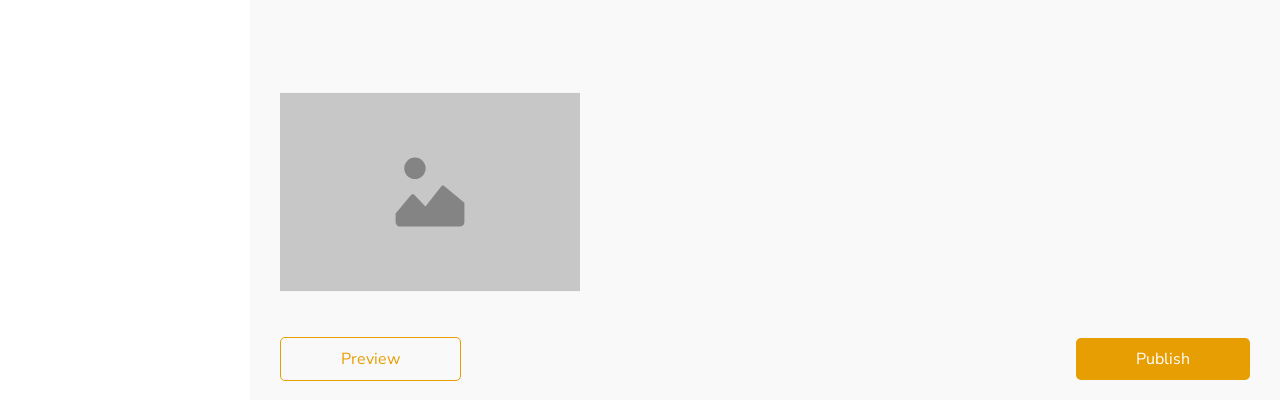
<file: admin/adminupload.html>
<!DOCTYPE html>
<html lang="en">
  <head>
    <meta charset="UTF-8" />
    <meta name="viewport" content="width=device-width, initial-scale=1.0" />
    <link rel="preconnect" href="https://fonts.googleapis.com" />
    <link rel="preconnect" href="https://fonts.gstatic.com" crossorigin />
    <link
      href="https://fonts.googleapis.com/css2?family=Lato:wght@100;300;400;700&display=swap"
      rel="stylesheet"
    />
    <link rel="stylesheet" href="../admin/css/adminupload.css" />
    <link rel="preconnect" href="https://fonts.googleapis.com" />
    <link rel="preconnect" href="https://fonts.gstatic.com" crossorigin />
    <link
      href="https://fonts.googleapis.com/css2?family=Oxygen:wght@300;400;700&display=swap"
      rel="stylesheet"
    />
    <link
      href="https://fonts.googleapis.com/css2?family=Nunito+Sans:ital,opsz,wght@0,6..12,200..1000;1,6..12,200..1000&display=swap"
      rel="stylesheet"
    />
    <link
      rel="stylesheet"
      href="https://cdnjs.cloudflare.com/ajax/libs/font-awesome/6.5.0/css/all.min.css"
    />
    <title>Quikpass-Event-Ticketing-App</title>
  </head>
  <body>
    <aside class="sidebar">
      <ul>
        <li class="listitem active">
          <a href="./admin.html">
            <img src="../asset/image/homedashborad.svg" alt="" />
            <span>Home</span>
          </a>
        </li>

        <li class="listitem">
          <a href="./adminupload.html">
            <img src="../asset/image/uploaddashboard.svg" alt="" />
            <span>Upload Events</span>
          </a>
        </li>

        <li class="listitem">
          <a href="./orders.html">
            <img src="../asset/image/orderdashboard.svg" alt="" />
            <span>Orders</span>
          </a>
        </li>

        <li class="listitem">
          <a href="./admindasboard.html">
            <img src="../asset/image/eventsdashboard.svg" alt="" />
            <span>Events</span>
          </a>
        </li>

        <li class="listitem">
          <a href="./admindashboard1.html">
            <img src="../asset/image/emaildashboard.svg" alt="" />
            <span>Newsletter</span>
          </a>
        </li>
      </ul>
    </aside>

    <main class="main-content">
      <!-- topbar -->
      <div class="top-bar">
        <div class="top">
          <h4>Home</h4>
          <p>Welcome Chidinma</p>
        </div>
        <div class="profile">
          <div class="search-box">
            <i class="fas fa-search"></i>
            <input type="text" placeholder="Search here" class="here" />
          </div>
          <img src="../asset/image/profile.svg" alt="" />
        </div>
      </div>

      <div class="long-input">
        <div class="inputt">
          <input type="text" placeholder="Enter event title" class="title" />
          <span>Title</span>
        </div>
        <div class="lp">
          <input
            type="text"
            placeholder="Enter event location"
            class="location"
          />
          <input type="number" placeholder="Enter event price" class="price" />
        </div>
        <input type="text" placeholder="Enter event time" class="time" />
      </div>

      <div class="hero-image">
        <h3>Hero Image</h3>
        <div class="hero-img">
          <img src="../asset/image/adminhero.svg" alt="" />
        </div>
      </div>

      <div class="description">
        <h3>Description</h3>
        <textarea
          name="description"
          placeholder="Enter event description here..."
          rows="8"
          cols="50"
          class="descrip"
        ></textarea>
      </div>

      <div class="ticket">
        <h3>Tickets</h3>
        <div>
          <div class="ticket1">
            <div class="ticket2">
              <h4>Ticket category</h4>
              <input type="text" placeholder="Enter apartmet type" />
            </div>
            <div class="ticket3">
              <h4>Ticket price</h4>
              <input type="number" placeholder="Enter ticket price" />
            </div>
          </div>

          <div class="ticket4">
            <h4>Benefits</h4>
            <input type="text" placeholder="Enter your text here" />
          </div>
        </div>

        <div class="plus">
          <img src="../asset/image/plus.svg" alt="" />
        </div>
      </div>

      <div class="thumbnails">
        <h3>Thumbnails</h3>
        <div class="thumbnailsimg">
          <div class="thumbimg">
            <img src="../asset/image/Thumbnails.svg" alt="" />
          </div>

          <div class="thumbimg">
            <img src="../asset/image/Thumbnails.svg" alt="" />
          </div>

          <div class="thumbimg">
            <img src="../asset/image/Thumbnails.svg" alt="" />
          </div>
        </div>
      </div>

      <div class="btn">
        <p class="btn1"><a href="">Preview</a></p>
        <p class="btn2"><a href="">Publish</a></p>
      </div>
    </main>
  </body>
</html>
</file>
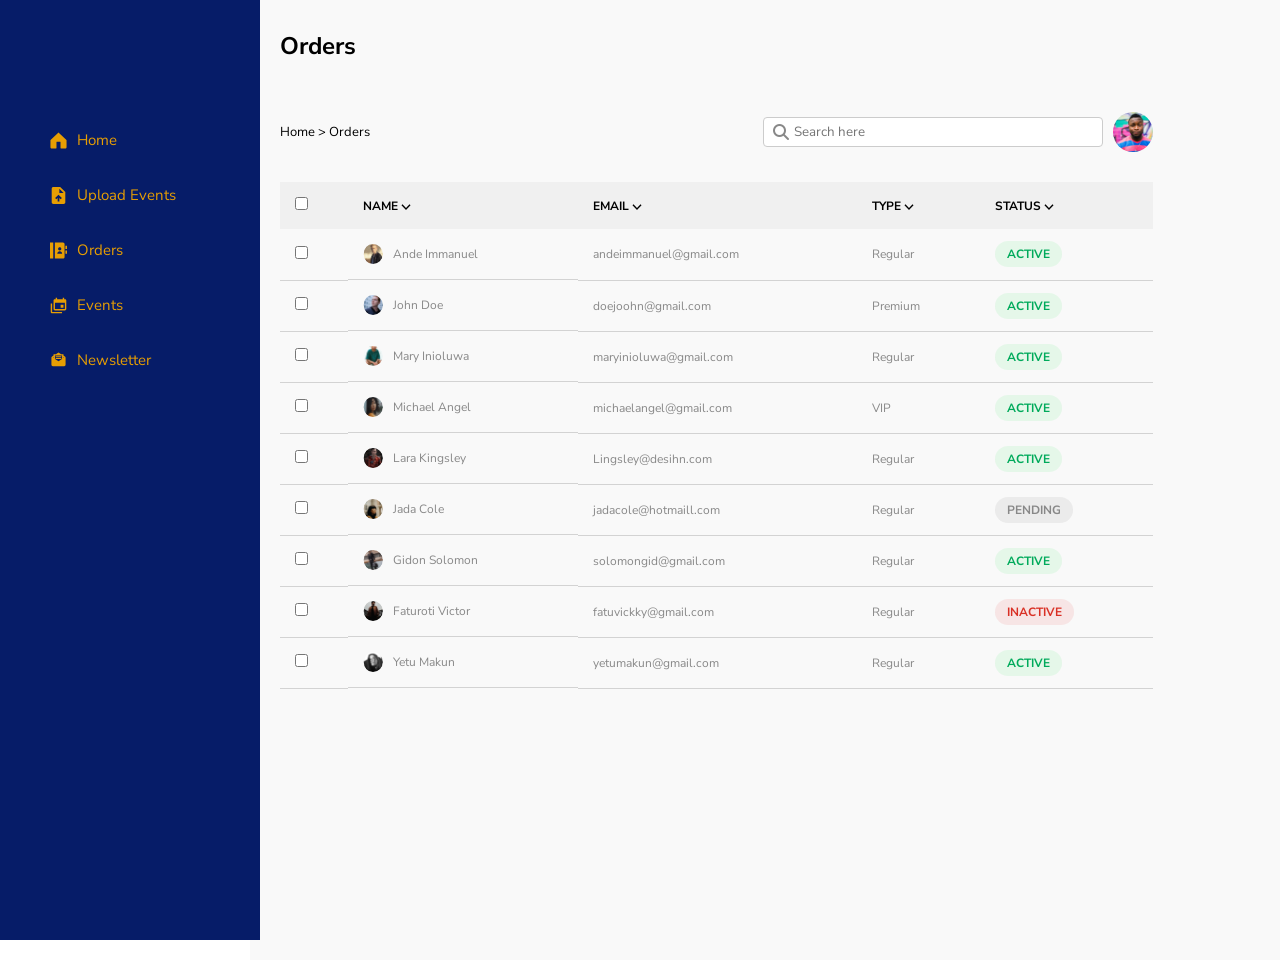
<file: admin/orders.html>
<!DOCTYPE html>
<html lang="en">
  <head>
    <meta charset="UTF-8" />
    <meta name="viewport" content="width=device-width, initial-scale=1.0" />
    <link rel="stylesheet" href="../admin/css/orders.css" />
    <link rel="preconnect" href="https://fonts.googleapis.com" />
    <link rel="preconnect" href="https://fonts.gstatic.com" crossorigin />
    <link
      href="https://fonts.googleapis.com/css2?family=Nunito+Sans:ital,opsz,wght@0,6..12,200..1000;1,6..12,200..1000&display=swap"
      rel="stylesheet"
    />
    <link
      rel="stylesheet"
      href="https://cdnjs.cloudflare.com/ajax/libs/font-awesome/6.5.0/css/all.min.css"
    />
    <title>Quikpass-Event-Ticketing-App</title>
  </head>

  <body>
    <aside class="sidebar">
      <ul>
        <li class="listitem active">
          <a href="./admin.html">
            <img src="../asset/image/homedashborad.svg" alt="" />
            <span>Home</span>
          </a>
        </li>

        <li class="listitem">
          <a href="./adminupload.html">
            <img src="../asset/image/uploaddashboard.svg" alt="" />
            <span>Upload Events</span>
          </a>
        </li>

        <li class="listitem">
          <a href="./orders.html">
            <img src="../asset/image/orderdashboard.svg" alt="" />
            <span>Orders</span>
          </a>
        </li>

        <li class="listitem">
          <a href="./admindasboard.html">
            <img src="../asset/image/eventsdashboard.svg" alt="" />
            <span>Events</span>
          </a>
        </li>

        <li class="listitem">
          <a href="./admindashboard1.html">
            <img src="../asset/image/emaildashboard.svg" alt="" />
            <span>Newsletter</span>
          </a>
        </li>
      </ul>
    </aside>

    <section class="main-content">
      <h2>Orders</h2>

      <div class="top-bar">
        <p>Home > Orders</p>
        <div class="profile">
          <div class="search-box">
            <i class="fas fa-search"></i>
            <input type="text" placeholder="Search here" class="here" />
          </div>
          <img src="../asset/image/profile.svg" alt="" />
        </div>
      </div>

      <div>
        <table class="order">
          <thead>
            <tr>
              <th><input type="checkbox" /></th>
              <th>NAME <span><img src="../asset/image/v.svg" alt=""></span></th>
              <th>EMAIL <span><img src="../asset/image/v.svg" alt=""></span></th>
              <th>TYPE <span><img src="../asset/image/v.svg" alt=""></span></th>
              <th>STATUS <span><img src="../asset/image/v.svg" alt=""></span></th>
            </tr>
          </thead>
          <tbody>
            <tr>
              <td><input type="checkbox" /></td>
              <td class="user-info">
                <img src="../asset/image/profileorders.svg" alt="" />
                <p>Ande Immanuel</p>
              </td>
              <td>andeimmanuel@gmail.com</td>
              <td>Regular</td>
              <td><span class="status active">ACTIVE</span></td>
            </tr>

            <tr>
              <td><input type="checkbox" /></td>
              <td class="user-info">
                <img src="../asset/image/profileorders1.svg" alt="" />
                <p>John Doe</p>
              </td>
              <td>doejoohn@gmail.com</td>
              <td>Premium</td>
              <td><span class="status active">ACTIVE</span></td>
            </tr>

            <tr>
              <td><input type="checkbox" /></td>
              <td class="user-info">
                <img src="../asset/image/profileorders2.svg" alt="" />
                <p>Mary Inioluwa</p>
              </td>
              <td>maryinioluwa@gmail.com</td>
              <td>Regular</td>
              <td><span class="status active">ACTIVE</span></td>
            </tr>

            <tr>
              <td><input type="checkbox" /></td>
              <td class="user-info">
                <img src="../asset/image/profileorders3.svg" alt="" />
                <p>Michael Angel</p>
              </td>
              <td>michaelangel@gmail.com</td>
              <td>VIP</td>
              <td><span class="status active">ACTIVE</span></td>
            </tr>

            <tr>
              <td><input type="checkbox" /></td>
              <td class="user-info">
                <img src="../asset/image/profileorders4.svg" alt="" />
                <p>Lara Kingsley</p>
              </td>
              <td>Lingsley@desihn.com</td>
              <td>Regular</td>
              <td><span class="status active">ACTIVE</span></td>
            </tr>

            <tr>
              <td><input type="checkbox" /></td>
              <td class="user-info">
                <img src="../asset/image/profileorders5.svg" alt="" />
                <p>Jada Cole</p>
              </td>
              <td>jadacole@hotmaill.com</td>
              <td>Regular</td>
              <td><span class="status pending">PENDING</span></td>
            </tr>

            <tr>
              <td><input type="checkbox" /></td>
              <td class="user-info">
                <img src="../asset/image/profileorders6.svg" alt="" />
                <p>Gidon Solomon</p>
              </td>
              <td>solomongid@gmail.com</td>
              <td>Regular</td>
              <td><span class="status active">ACTIVE</span></td>
            </tr>

            <tr>
              <td><input type="checkbox" /></td>
              <td class="user-info">
                <img src="../asset/image/profileorders7.svg" alt="" />
                <p>Faturoti Victor</p>
              </td>
              <td>fatuvickky@gmail.com</td>
              <td>Regular</td>
              <td><span class="status inactive">INACTIVE</span></td>
            </tr>

            <tr>
              <td><input type="checkbox" /></td>
              <td class="user-info">
                <img src="../asset/image/profileorders8.svg" alt="" />
                <p>Yetu Makun</p>
              </td>
              <td>yetumakun@gmail.com</td>
              <td>Regular</td>
              <td><span class="status active">ACTIVE</span></td>
            </tr>

          </tbody>
        </table>
      </div>
    </section>
  </body>
</html>
</file>
<file: css/contactus.css>
* {
  padding: 0;
  margin: 0;
  font-family: sans-serif;
}

#navbar {
  display: flex;
  justify-content: space-between;
  align-items: center;
  width: 94%;
  margin-left: 76px;
  margin-top: 20px;
  margin-bottom: 35px;
}
#navbar img {
  width: 80px;
}

.navbar1 li {
  display: inline-block;
  padding-right: 70px;
  list-style-type: none;
  font-weight: normal !important;
  font-family: "oxygen", sans-serif;
}
.navbar1 li:hover{
    text-decoration: #7e2323 underline;
}

.navbar2 li {
  display: inline-block;
  padding-right: 70px;
  font-weight: normal;
  font-family: "oxygen", sans-serif;
  /* font-weight: lighter; */
}
#navbar a {
  text-decoration: none;
  list-style: none;
  color: black;
  font-weight: normal !important;
}

.navbar2 .Log {
  background-color: #f1db4b;
  padding: 8px 30px;
  font-size: 12px;
  border-radius: 9px;
  font-weight: 400;
}

.navbar2 .sign {
  background-color: white;
  color: #000;
  padding: 7px 30px;
  font-size: 12px;
  border: darkred 1px solid;
  border-radius: 9px;
  font-weight: 400;
}

/* Herosection */
.herosection {
  width: 55%;
  margin-top: 60px;
  /* border: 1px solid; */
  display: flex;
  justify-content: space-between;
  align-items: center;
  position: relative;
  left: 500px;
}

.hero-image {
  height: 10%;
}

.herotexts h2 {
  padding-left: 50px;
  font-size: 40px;
  font-family: "lato", sans-serif;
}

.herotexts p {
  font-size: 14px;
  font-family: "lato", sans-serif;
  margin-top: 10px;
  padding-left: 10px;
}

/* Section 1 */

.container {
  display: flex;
  justify-content: center;
  gap: 60px;
  padding: 40px;
  flex-wrap: wrap;
  margin-top: 20px;
  margin-bottom: 100px;
}

.card {
  width: 270px;
  padding: 20px;
  border: 1px solid #eee;
  /* box-shadow: 2px 2px 6px rgba(0, 0, 0, 0.1); */
  box-shadow: 7px 7px 17px rgba(0, 0, 0, 0.4);
  text-align: center;
  transition: transform 0.3s ease;
}

.card:hover {
  transform: scale(1.05);
  cursor: pointer;
}

.icon {
  font-size: 24px;
  color: darkred;
  margin-bottom: 10px;
}

.card h3 {
  margin-bottom: 23px;
  font-weight: bold;
  font-family: "oxygen", sans-serif;
}

.card p {
  margin-bottom: 20px;
  font-size: 18px;
  font-family: "lato", sans-serif;
}

.card a {
  text-decoration: none;
  color: darkred;
  font-weight: bold;
  font-size: 20px;
}

/* Footer */

.footer {
  background-color: #000;
  color: #fff;
  padding: 40px 20px;
  text-align: center;
  font-family: sans-serif;
}

.footer-container {
  display: flex;
  justify-content: space-between;
  flex-wrap: wrap;
  max-width: 1200px;
  /* border: #eee solid; */
  margin: 0 auto;
  text-align: left;
}

.footer-column {
  flex: 1 1 160px;
  /* margin: 20px; */
}

.footer-column h2 {
  font-family: "Cinzel", serif; /* Optional: Use if you want a fancy title font */
  font-size: 24px;
}

.footer-column h3 {
  margin-bottom: 30px;
  font-size: 20px;
  font-weight: bold;
  font-family: "oxygen", sans-serif;
}

.footer-column ul {
  list-style: none;
  padding: 0;
  /* font-family: "lato", sans-serif;
  font-weight: 100; */
}

.footer-column ul li {
  margin-bottom: 30px;
  font-size: 12px;
  cursor: pointer;
  font-family: "lato", sans-serif;
  font-weight: 100;
}

.footer-column p {
  font-size: 14px;
  margin-top: 8px;
}

.footer-column ul li:hover {
  text-decoration: underline;
}

.footer a {
  color: #fff;
  text-decoration: none;
}

.footer a:hover {
  text-decoration: underline;
}

.copyright {
  margin-top: 30px;
  font-size: 13px;
  color: #ccc;
}
</file>
<file: css/events.css>
* {
  padding: 0;
  margin: 0;
  font-family: sans-serif;
}

#navbar {
  display: flex;
  justify-content: space-between;
  align-items: center;
  width: 100%;
  background-color: #000;
}
#navbar img {
  width: 80px;
  margin-left: 100px;
  margin-top: 5px;
}

.navbar1 li {
  display: inline-block;
  padding-right: 60px;
  list-style-type: none;
  font-weight: normal !important;
  font-family: "oxygen", sans-serif;
}

.navbar1 li:hover {
  text-decoration: #7e2323 underline;
}

.navbar2 li {
  display: inline-block;
  padding-right: 60px;
  font-weight: normal;
  font-family: "oxygen", sans-serif;
  /* font-weight: lighter; */
}
#navbar a {
  text-decoration: none;
  list-style: none;
  color: white;
  font-weight: normal !important;
}

.navbar2 .Log {
  background-color: #e79e03;
  padding: 8px 30px;
  font-size: 12px;
  border-radius: 9px;
  font-weight: 400;
}

.navbar2 .sign {
  /* background-color: white; */
  color: #e79e03 !important;
  padding: 7px 30px;
  font-size: 12px;
  border: #e79e03 1px solid;
  border-radius: 9px;
  font-weight: 400;
}

/* Herosection */

.herosection img {
  width: 100%;
  height: 89vh;
  margin-bottom: 10px;
  background-size: cover;
  opacity: rgba(0, 0, 0, 0.5);
}

/* Section */
.upcoming {
  display: flex;
  justify-content: space-between;
  width: 81% !important;
  margin: auto;
  /* padding-top: 70px; */
}

.upcoming a button {
  text-decoration: none;
  list-style: none;
  border: none;
  color: #e79e03;
  background: none;
  cursor: pointer;
  font-size: 15px;
  font-weight: bold;
}

.event-p {
  font-size: 17px;
  margin: 15px 127px 25px;
}

/* cardgrid */

.cardgrid {
  display: grid;
  grid-template-columns: repeat(4, 1fr);
  margin: 0px auto 20px;
  width: 83%;
  gap: 20px !important;
  row-gap: 100px !important;
  padding: 0px;
}

.cardgrid a {
  text-decoration: none;
  color: #000;
}

.eventss {
  background-color: white;
  padding: 7px 10px;
  width: 230px;
  box-shadow: 0 4px 8px rgb(250, 241, 116);
  transition: transform 0.4s ease;
}

.eventss:hover {
  transform: scale(1.1);
}
.event img {
  width: 100%;
}

.event p {
  background-color: #ffe347;
  width: 150px;
  padding: 7px 12px;
  border-radius: 10px;
  margin-top: 20px;
  font-size: 15px;
  font-weight: 300;
  margin-bottom: 15px;
}

.event h3 {
  font-size: 15px;
  margin-bottom: 13px;
}

.calendar {
  display: flex;
  justify-content: space-between;
  align-items: center;
  margin-bottom: 10px;
}

.event-icon {
  width: 20px;
}

.calendar p {
  font-size: 13px;
}

.location {
  display: flex;
  align-items: center;
  gap: 13px;
}

.location p {
  font-size: 13px;
  margin-left: -5px;
}
.images-container {
  width: 100%;
  display: flex;
  align-items: center;
  gap: 10px;
  margin-top: 20px;
}

.images-container span {
  font-size: 15px;
  color: gray;
}

.person {
  margin-left: -13px;
  width: 15px;
  height: 15px;
}

/* Event Banner */
.event-banner {
  position: relative;
  width: 100% !important;
  height: 100vh !important;
  margin-bottom: 150px;
}

/* Footer */
.footer {
  background-color: #000;
  color: #fff;
  padding: 40px 20px;
  text-align: center;
  font-family: sans-serif;
  margin-top: 50px;
}

.footer-container {
  display: flex;
  justify-content: space-between;
  flex-wrap: wrap;
  max-width: 1200px;
  /* border: #eee solid; */
  margin: 0 auto;
  text-align: left;
}

.footer-column {
  flex: 1 1 160px;
  /* margin: 20px; */
}

.footer-column h2 {
  font-family: "Cinzel", serif; /* Optional: Use if you want a fancy title font */
  font-size: 24px;
}

.footer-column h3 {
  margin-bottom: 30px;
  font-size: 20px;
  font-weight: bold;
  font-family: "oxygen", sans-serif;
}

.footer-column ul {
  list-style: none;
  padding: 0;
  /* font-family: "lato", sans-serif;
  font-weight: 100; */
}

.footer-column ul li {
  margin-bottom: 30px;
  font-size: 12px;
  cursor: pointer;
  font-family: "lato", sans-serif;
  font-weight: 100;
}

.footer-column p {
  font-size: 14px;
  margin-top: 8px;
}

.footer-column ul li:hover {
  text-decoration: underline;
}

.footer a {
  color: #fff;
  text-decoration: none;
}

.footer a:hover {
  text-decoration: underline;
}

.copyright {
  margin-top: 30px;
  font-size: 13px;
  color: #ccc;
}

/* Responsive */
*,
*::before,
*::after {
  box-sizing: border-box;
}

img {
  max-width: 100%;
  height: auto;
}

@media (max-width: 900px) {
  #navbar {
    width: 100%;
    margin: 0;
    flex-direction: column;
    align-items: center;
    gap: 12px;
    padding: 8px 16px;
  }

  #navbar img {
    margin-left: 0;
  }

  .navbar1 ul,
  .navbar2 ul {
    display: flex;
    flex-wrap: wrap;
    gap: 12px;
    justify-content: center;
  }

  .navbar1 li,
  .navbar2 li {
    padding-right: 0;
  }

  .herosection img {
    height: 45vh;
    object-fit: cover;
  }

  .upcoming {
    width: min(100%, 1200px) !important;
    padding-inline: 16px;
  }

  .event-p {
    margin: 15px 16px 25px;
  }

  .cardgrid {
    grid-template-columns: repeat(auto-fit, minmax(230px, 1fr));
    width: min(100%, 1200px);
    padding-inline: 16px;
    row-gap: 24px !important;
  }

  .eventss {
    width: auto;
  }

  .upcoming h2 {
    font-size: 24px;
  }
}
</file>
<file: css/faqs.css>
* {
  padding: 0;
  margin: 0;
  font-family: sans-serif;
}

#navbar {
  display: flex;
  justify-content: space-between;
  align-items: center;
  width: 94%;
  margin-left: 76px;
  margin-top: 20px;
  margin-bottom: 35px;
}
#navbar img {
  width: 80px;
}

.navbar1 li {
  display: inline-block;
  padding-right: 70px;
  list-style-type: none;
  font-weight: normal !important;
  font-family: "oxygen", sans-serif;
}

.navbar1 li:hover {
  text-decoration: #7e2323 underline;
}

.navbar2 li {
  display: inline-block;
  padding-right: 70px;
  font-weight: normal;
  font-family: "oxygen", sans-serif;
  /* font-weight: lighter; */
}
#navbar a {
  text-decoration: none;
  list-style: none;
  color: black;
  font-weight: normal !important;
}

.navbar2 .Log {
  background-color: #f1db4b;
  padding: 8px 30px;
  font-size: 12px;
  border-radius: 9px;
  font-weight: 400;
}

.navbar2 .sign {
  background-color: white;
  color: #000;
  padding: 7px 30px;
  font-size: 12px;
  border: darkred 1px solid;
  border-radius: 9px;
  font-weight: 400;
}

/* herosection */
.herosection {
  background-color: #7e2323;
  color: white;
  width: 95%;
  text-align: center;
  margin: 60px auto;
  padding-bottom: 60px;
}

.faq h3 {
  padding-top: 35px;
  padding-bottom: 40px;
  font-size: 30px;
  font-family: "oxygen" sans-serif;
  font-weight: normal;
}

.faq h1 {
  padding-bottom: 30px;
  font-size: 50px;
  font-family: "lato" sans-serif;
  font-weight: normal;
}

.faq p {
  padding-bottom: 30px;
  font-size: 20px;
  font-family: "lato" sans-serif;
  font-weight: 300;
}

.search {
  background-color: white;
  color: #000;
  width: 200px;
  margin: auto;
  padding: 10px 20px;
  border-radius: 15px;
  box-shadow: 0 4px 8px rgba(0, 0, 0, 0.2);
  gap: 20px;
  transition: transform 0.3s ease;
}

.search:hover {
  transform: scale(1.05);
  cursor: pointer;
}

.here {
  border: none;
  padding-left: 10px;
  font-size: 20px;
  width: 80%;
}

/* section */

.section {
  display: grid;
  grid-template-columns: repeat(3, 1fr);
  max-width: 85%;
  gap: 60px;
  margin: 110px auto 200px;
}

.sect {
  background-color: white;
  color: black;
  padding: 20px;
  border: 1px solid #eee;
  /* box-shadow: 2px 2px 6px rgba(0, 0, 0, 0.1); */
  box-shadow: 4px 4px 14px rgba(0, 0, 0, 0.2);
  transition: transform 0.3s ease;
  width: 300px;
}

.sect:hover {
  transform: scale(1.05);
  cursor: pointer;
}

.sect img {
  background-color: #f1db4b;
  border-radius: 50%;
  width: 10%;
  margin-bottom: 10px;
}

.sect h3 {
  font-family: "lato" sans-serif;
  font-size: 18px;
  padding: 25px 0px;
}

.sect p {
  font-family: "lato" sans-serif;
  font-size: 15px;
  font-weight: normal;
}

/* Footer */

.footer {
  background-color: #000;
  color: #fff;
  padding: 40px 20px;
  text-align: center;
  font-family: sans-serif;
}

.footer-container {
  display: flex;
  justify-content: space-between;
  flex-wrap: wrap;
  max-width: 1200px;
  /* border: #eee solid; */
  margin: 0 auto;
  text-align: left;
}

.footer-column {
  flex: 1 1 160px;
  /* margin: 20px; */
}

.footer-column h2 {
  font-family: "Cinzel", serif; /* Optional: Use if you want a fancy title font */
  font-size: 24px;
}

.footer-column h3 {
  margin-bottom: 30px;
  font-size: 20px;
  font-weight: bold;
  font-family: "oxygen", sans-serif;
}

.footer-column ul {
  list-style: none;
  padding: 0;
  /* font-family: "lato", sans-serif;
  font-weight: 100; */
}

.footer-column ul li {
  margin-bottom: 30px;
  font-size: 12px;
  cursor: pointer;
  font-family: "lato", sans-serif;
  font-weight: 100;
}

.footer-column p {
  font-size: 14px;
  margin-top: 8px;
}

.footer-column ul li:hover {
  text-decoration: underline;
}

.footer a {
  color: #fff;
  text-decoration: none;
}

.footer a:hover {
  text-decoration: underline;
}

.copyright {
  margin-top: 30px;
  font-size: 13px;
  color: #ccc;
}
</file>
<file: css/login.css>
* {
  padding: 0;
  margin: 0;
  font-family: "Nunito Sans", sans-serif;
}

/* Navigation Bar */
#navbar {
  display: flex;
  justify-content: space-between;
  align-items: center;
  width: 100%;
  border-bottom: #f1db4b 0.5px solid;
  /* margin-left: 76px; */
  margin-top: 3px;
  /* margin-bottom: 35px; */
}
#navbar img {
  width: 70px;
  margin-left: 60px;
}

.navbar1 li {
  display: inline-block;
  padding-right: 70px;
  list-style-type: none;
  font-size: 15px;
  font-weight: normal !important;
  font-family: "oxygen", sans-serif;
}

.navbar1 li:hover {
  text-decoration: #7e2323 underline;
}

.navbar2 li {
  display: inline-block;
  padding-right: 70px;
  font-weight: normal;
  font-family: "oxygen", sans-serif;
  /* font-weight: lighter; */
}
#navbar a {
  text-decoration: none;
  list-style: none;
  color: black;
  font-weight: normal !important;
}

.navbar2 .Log {
  background-color: #f1db4b;
  padding: 8px 30px;
  font-size: 12px;
  border-radius: 9px;
  font-weight: 400;
}
.navbar2 .sign {
  background-color: white;
  color: #000;
  padding: 7px 30px;
  font-size: 12px;
  border: darkred 1px solid;
  border-radius: 9px;
  font-weight: 400;
}

/* signuo section */
.signup {
  width: 100%;
  /* border: 0.5px solid; */
  display: flex;
  flex-direction: row;
  gap: 50px;
}

.signup-img img {
  width: 650px;
}

.signup-texts {
  margin-top: 70px;
  /* border: 1px solid; */
  width: 45%;
  margin-left: 20px;
}

/* .sitexts {
  text-align: center;
} */

.sitexts h2 {
  color: #e79e03;
  font-size: 40px;
  font-weight: 300;
  padding-bottom: 30px;
  margin-left: 120px;
}

/* .sitexts a {
  text-decoration: none;
  color: #e79e03; */
/* } */

.input {
  margin-top: 30px;
  /* margin-left: 20px; */
}

.inputt {
  width: 500px;
  padding: 10px;
}
label {
  font-size: 14px;
  margin-bottom: 7px;
}

.remember-forget {
  display: flex;
  justify-content: space-between;
  align-items: center;
  width: 100%;
  max-width: 523px;
  /* border: 2px solid #0080ff; Optional: mimics the blue outline */
  /* padding: 8px 12px; */
  /* box-sizing: border-box; */
  margin-top: 13px;
}
.remember {
  display: flex;
  align-items: center;
}
.remember input[type="checkbox"] {
  margin-right: 4px;
  width: 20px;
  height: 20px;
}

.remember span {
  font-weight: normal;
  font-size: 15px;
  color: #000;
}

.forget-password {
  color: orange;
  text-decoration: none;
  font-weight: normal;
}

.forget-password:hover {
  text-decoration: underline;
}

/* .signbut{
  margin: 30px 0px;
  text-align: center;
  background-color:  #E79E03;
} */

.signbut {
  margin: 70px 5px 0px;
  background-color: #e79e03;
  color: white;
  width: 520px;
  text-align: center;
  padding: 10px 0px;
  border-radius: 8px;
}

.signbut a {
  text-decoration: none;
  color: white;
}

.divider-container {
  padding-top: 30px;
  width: 100%;
  display: flex;
  /* justify-content: center; */
  margin: 0px 5px 40px;
}

.divider-text {
  display: flex;
  align-items: center;
  font-size: 17px;
  color: black;
}

.divider-text::before,
.divider-text::after {
  content: "";
  width: 210px;
  height: 1px;
  background: black;
  margin: 0 0px;
}

.icon {
  display: flex;
  justify-content: space-between;
  width: 520px;
  /* border: #7e2323 solid; */
}

.google {
  border: #e79e03 0.5px solid;
  padding: 12px 75px;
  border-radius: 10px;
}

.facebook {
  border: #e79e03 0.5px solid;
  padding: 12px 75px;
  border-radius: 10px;
}
.facebooka {
  text-decoration: none;
  color: #000;
}

.googlea {
  text-decoration: none;
  color: #000;
}

.google span,
.facebook span {
  font-size: 20px;
  color: black;
}

.google .fa-brands {
  font-size: 20px;
}

.facebook .fa-brands {
  font-size: 20px;
  color: blue;
}

.account {
  margin-top: 50px;
  margin-left: 150px;
}

.account a {
  text-decoration: none;
  color: #e79e03;
}

.account a:hover {
  text-decoration: underline;
}

/* Responsive */
*,
*::before,
*::after {
  box-sizing: border-box;
}

#navbar {
  gap: 12px;
  padding: 8px 16px;
}

#navbar img {
  margin-left: 0;
}

.navbar1 ul,
.navbar2 ul {
  display: flex;
  flex-wrap: wrap;
  gap: 12px;
  justify-content: center;
}

.navbar1 li,
.navbar2 li {
  padding-right: 0;
}

.signup {
  width: min(1200px, 100%);
  margin: 0 auto;
  padding: 24px 16px 32px;
  align-items: center;
}

.signup-img,
.signup-texts {
  flex: 1 1 420px;
}

.signup-img img {
  width: 100%;
  max-width: 650px;
  height: auto;
}

.signup-texts {
  width: 100%;
  margin: 0;
}

.sitexts h2 {
  margin-left: 0;
}

.inputt,
.signbut,
.icon {
  width: min(100%, 520px);
}

.account {
  margin: 28px 0 0;
}

.divider-text::before,
.divider-text::after {
  width: clamp(50px, 24vw, 210px);
}

@media (max-width: 900px) {
  #navbar {
    flex-direction: column;
    align-items: center;
  }

  .signup {
    flex-direction: column;
    gap: 24px;
  }

  .signbut {
    margin-top: 32px;
  }

  .icon {
    flex-direction: column;
    gap: 12px;
  }

  .google,
  .facebook {
    text-align: center;
    padding: 12px 16px;
  }
}
</file>
<file: css/signup.css>
* {
  padding: 0;
  margin: 0;
  font-family: "Nunito Sans", sans-serif;
}

/* Navigation Bar */
#navbar {
  display: flex;
  justify-content: space-between;
  align-items: center;
  width: 100%;
  border-bottom: #f1db4b 0.5px solid;
  /* margin-left: 76px; */
  margin-top: 3px;
  /* margin-bottom: 35px; */
}
#navbar img {
  width: 70px;
  margin-left: 60px;
}

.navbar1 li {
  display: inline-block;
  padding-right: 70px;
  list-style-type: none;
  font-size: 15px;
  font-weight: normal !important;
  font-family: "oxygen", sans-serif;
}

.navbar1 li:hover {
  text-decoration: #7e2323 underline;
}

.navbar2 li {
  display: inline-block;
  padding-right: 70px;
  font-weight: normal;
  font-family: "oxygen", sans-serif;
  /* font-weight: lighter; */
}
#navbar a {
  text-decoration: none;
  list-style: none;
  color: black;
  font-weight: normal !important;
}

.navbar2 .Log {
  background-color: #f1db4b;
  padding: 8px 30px;
  font-size: 12px;
  border-radius: 9px;
  font-weight: 400;
}
.navbar2 .sign {
  background-color: white;
  color: #000;
  padding: 7px 30px;
  font-size: 12px;
  border: darkred 1px solid;
  border-radius: 9px;
  font-weight: 400;
}

/* signuo section */
.signup {
  width: 100%;
  /* border: 0.5px solid; */
  display: flex;
  flex-direction: row;
  gap: 50px;
}

.signup-img img {
  width: 650px;
}

.signup-texts {
  margin-top: 70px;
  /* border: 1px solid; */
  width: 45%;
  margin-left: 20px;
}

.sitexts {
  text-align: center;
}

.sitexts h2 {
  color: #e79e03;
  font-size: 40px;
  font-weight: normal;
}

.sitexts p {
  margin-top: 40px;
  font-size: 15px;
}

.sitexts a {
  text-decoration: none;
  color: #e79e03;
}

.input {
  margin-top: 30px;
  /* margin-left: 20px; */
}

.inputt {
  width: 500px;
  padding: 10px;
}
label {
  font-size: 14px;
  margin-bottom: 7px;
}

/* .signbut{
  margin: 30px 0px;
  text-align: center;
  background-color:  #E79E03;
} */

.signbut {
  margin: 50px 5px 0px;
  background-color: #e79e03;
  color: white;
  width: 520px;
  text-align: center;
  padding: 10px 0px;
  border-radius: 8px;
}

.signbut a {
  text-decoration: none;
  color: white;
}

.divider-container {
  padding-top: 30px;
  width: 100%;
  display: flex;
  /* justify-content: center; */
  margin: 0px 5px 40px;
}

.divider-text {
  display: flex;
  align-items: center;
  font-size: 17px;
  color: black;
}

.divider-text::before,
.divider-text::after {
  content: "";
  width: 200px;
  height: 1px;
  background: black;
  margin: 0 0px;
}

.icon {
  display: flex;
  justify-content: space-between;
  width: 520px;
  /* border: #7e2323 solid; */
}

.google {
  border: #e79e03 0.5px solid;
  padding: 12px 75px;
  border-radius: 10px;
}

.facebook {
  border: #e79e03 0.5px solid;
  padding: 12px 75px;
  border-radius: 10px;
}
.facebooka{
  text-decoration: none;
  color: #000;
}

.googlea{
  text-decoration: none;
  color: #000;
}

.google span,
.facebook span {
  font-size: 20px;
  color: black;
}

.google .fa-brands{
  font-size: 20px;
}

.facebook .fa-brands{
  font-size: 20px;
  color: blue;
}

/* Responsive */
*,
*::before,
*::after {
  box-sizing: border-box;
}

#navbar {
  gap: 12px;
  padding: 8px 16px;
}

#navbar img {
  margin-left: 0;
}

.navbar1 ul,
.navbar2 ul {
  display: flex;
  flex-wrap: wrap;
  gap: 12px;
  justify-content: center;
}

.navbar1 li,
.navbar2 li {
  padding-right: 0;
}

.signup {
  width: min(1200px, 100%);
  margin: 0 auto;
  padding: 24px 16px 32px;
  align-items: center;
}

.signup-img,
.signup-texts {
  flex: 1 1 420px;
}

.signup-img img {
  width: 100%;
  max-width: 650px;
  height: auto;
}

.signup-texts {
  width: 100%;
  margin: 0;
}

.inputt,
.signbut,
.icon {
  width: min(100%, 520px);
}

.divider-text::before,
.divider-text::after {
  width: clamp(50px, 24vw, 200px);
}

@media (max-width: 900px) {
  #navbar {
    flex-direction: column;
    align-items: center;
  }

  .signup {
    flex-direction: column;
    gap: 24px;
  }

  .signbut {
    margin-top: 32px;
  }

  .icon {
    flex-direction: column;
    gap: 12px;
  }

  .google,
  .facebook {
    text-align: center;
    padding: 12px 16px;
  }
}
</file>
<file: css/singlevent.css>
* {
  padding: 0;
  margin: 0;
  font-family: "Nunito Sans" sans-serif;
}

#navbar {
  display: flex;
  justify-content: space-between;
  align-items: center;
  width: 100%;
  background-color: #061c68b2;
}
#navbar img {
  width: 70px;
  margin-left: 100px;
  margin-top: 5px;
}

.navbar1 li {
  display: inline-block;
  padding-right: 60px;
  list-style-type: none;
  font-weight: normal !important;
  font-family: "oxygen", sans-serif;
}

.navbar1 li:hover {
  text-decoration: #7e2323 underline;
}

.navbar2 li {
  display: inline-block;
  padding-right: 60px;
  font-weight: normal;
  font-family: "oxygen", sans-serif;
  /* font-weight: lighter; */
}
#navbar a {
  text-decoration: none;
  list-style: none;
  color: white;
  font-weight: normal !important;
}

.navbar2 .Log {
  background-color: #e79e03;
  padding: 7px 35px;
  font-size: 12px;
  border-radius: 9px;
  font-weight: 400;
}

.navbar2 .sign {
  /* background-color: white; */
  color: #e79e03 !important;
  padding: 7px 30px;
  font-size: 12px;
  border: #e79e03 1px solid;
  border-radius: 9px;
  font-weight: 400;
}

/* Herosection */
.herosection {
  /* height: 100vh; */
  background-image: url(../asset/image/coreectpayimg.svg);
  background-size: cover;
  width: 100%;
  height: 100vh;
  max-width: 1600px;
  background-position: center;
  background-repeat: no-repeat;
}

.event {
  margin: 40px auto;
  background-color: #6600ff26;
  width: 90%;
  padding: 20px 20px;
}

.eventtext {
  display: flex;
  justify-content: space-between;
  align-items: center;
}

.event h4 {
  font-size: 30px;
}

.et {
  display: flex;
  align-items: center;
  margin-top: 10px;
  gap: 5px;
}

.et img {
  width: 15px;
  height: 15px;
}

.et span {
  font-size: 15px;
  color: #3f3c3c;
}

.dols {
  font-size: 20px;
  background-color: #e79e03;
  color: white;
  width: 80px;
  padding: 10px 17px;
  border-radius: 20px;
  margin-top: 30px;
  font-weight: normal !important;
}

.event-date {
  background-color: #061c68;
  padding: 40px 40px;
  text-align: center;
  color: #e79e03;
  font-size: 20px;
  border-radius: 12px;
}

/* description */

.description {
  width: 90%;
  margin: auto;
  padding: 20px 0px;
}

.description h3 {
  font-size: 30px;
  margin-bottom: 30px;
}

.description p {
  line-height: 20px;
  font-size: 18px;
}

.ticket-section {
  margin: 40px auto;
  width: 90%;

  h2 {
    text-align: center;
    margin-bottom: 20px;
  }
}

.ticket-container {
  display: grid;
  grid-template-columns: repeat(4, 1fr);
  gap: 20px;
  padding: 15px;
}

.ticket-card {
  border: 0.5px solid #e79e03;
  padding: 15px;
  border-radius: 6px;
  text-align: center;
  width: 200px;
}

.ticket-card h2 {
  font-size: 23px;
  margin-bottom: 20px;
}

.card-header {
  margin: -20px; /* cancels out the parent padding */
  margin-bottom: 20px; /* keep bottom space */
  padding: 20px;
  padding-bottom: 0; /* put padding back inside this section */
  border-bottom: 1px solid #e79e03;
  border-top-left-radius: 8px;
  border-top-right-radius: 8px;
}

.ticket-card div p {
  margin: 5px 0;
  font-size: 14px;
}

.price {
  font-size: 18px;
  font-weight: bold;
  margin: 20px 0 10px;
}

.buy-btn {
  display: inline-block;
  padding: 15px 65px;
  background-color: #f2a007;
  color: white;
  text-decoration: none;
  font-weight: bold;
  border-radius: 8px;
  font-size: 14px;
  box-shadow: 0px 0px 20px rgba(242, 160, 7, 1.5); /* 👈 This is the shadow */
  transition: transform 0.2s ease;
}

.buy-btn:hover {
  transform: translateY(-2px);
}

.t1 {
  height: 380px;
}

.t2 {
  height: 420px;
}

.t3 {
  height: 460px;
}
.t4 {
  height: 500px;
}

.texts {
  margin-top: 60px;
  margin-bottom: 60px;
}

.texts p {
  padding-bottom: 20px;
}

.ticket-card h3 {
  font-size: 25px;
  padding-bottom: 20px;
}

.highlight {
  margin-top: 80px;
  width: 90%;
  margin-left: auto;
  margin-right: auto;
  margin-bottom: 80px;
  img {
    width: 1500px;
  }
}

.highlight h2 {
  margin-left: 80px;
  font-size: 30px;
  font-weight: normal;
  margin-bottom: 30px;
}

.arrows {
  margin-top: 15px;
  display: flex;
  justify-content: flex-end;
  align-items: center;
  gap: 30px !important;

  img {
    width: 30px;
    height: 30px;
  }
}

/* Similar */
.similar{
  margin-bottom: 40px;
}
.similar h2 {
  margin-left: 80px;
  font-size: 30px;
  font-weight: normal;
  margin-bottom: 30px;
}
.eventscard {
  display: grid;
  grid-template-columns: repeat(4, 1fr);
  width: 83%;
  margin: 0px auto 20px;
  gap: 20px;
  row-gap: 100px;
}

.events {
  background-color: white;
  padding: 7px 10px;
  width: 230px;
  box-shadow: 0 4px 8px rgb(250, 241, 116);
  transition: transform 0.4s ease;
}

.events:hover {
  transform: scale(1.1);
}

.eventsimg {
  width: 100%;
}

.events h4 {
  font-size: 15px;
  margin-top: 20px;
  margin-bottom: 13px;
}

.eventtext {
  display: flex;
  justify-content: space-between;
  align-items: center;
}

.et {
  display: flex;
  align-items: center;
  margin-top: 10px;
  gap: 5px;
}

.et img {
  width: 15px;
  height: 15px;
}

.et span {
  font-size: 13px;
  color: #848484;
}

.event-dates {
  background-color: #061c68;
  padding: 13px;
  text-align: center;
  color: #e79e03;
  font-size: 12px;
  border-radius: 5px;
}

/* footer */
.footer {
  background-color: #000;
  color: #fff;
  padding: 40px 20px;
  text-align: center;
  font-family: sans-serif;
}

.footer-container {
  display: flex;
  justify-content: space-between;
  flex-wrap: wrap;
  max-width: 1200px;
  /* border: #eee solid; */
  margin: 0 auto;
  text-align: left;
}

.footer-column {
  flex: 1 1 160px;
  /* margin: 20px; */
}

.footer-column h2 {
  font-family: "Cinzel", serif; /* Optional: Use if you want a fancy title font */
  font-size: 24px;
}

.footer-column h3 {
  margin-bottom: 30px;
  font-size: 20px;
  font-weight: bold;
  font-family: "oxygen", sans-serif;
}

.footer-column ul {
  list-style: none;
  padding: 0;
  /* font-family: "lato", sans-serif;
  font-weight: 100; */
}

.footer-column ul li {
  margin-bottom: 30px;
  font-size: 12px;
  cursor: pointer;
  font-family: "lato", sans-serif;
  font-weight: 100;
}

.footer-column p {
  font-size: 14px;
  margin-top: 8px;
}

.footer-column ul li:hover {
  text-decoration: underline;
}

.footer a {
  color: #fff;
  text-decoration: none;
}

.footer a:hover {
  text-decoration: underline;
}

.copyright {
  margin-top: 30px;
  font-size: 13px;
  color: #ccc;
}

/* Responsive */
*,
*::before,
*::after {
  box-sizing: border-box;
}

img {
  max-width: 100%;
  height: auto;
}

.ticket-container {
  grid-template-columns: repeat(auto-fit, minmax(220px, 1fr));
}

.ticket-card {
  width: auto;
}

.highlight img {
  width: 100%;
}

.arrows {
  justify-content: flex-end;
}

.eventscard {
  grid-template-columns: repeat(auto-fit, minmax(220px, 1fr));
}

.events {
  width: auto;
}

@media (max-width: 900px) {
  #navbar {
    width: 100%;
    margin: 0;
    flex-direction: column;
    align-items: center;
    gap: 12px;
    padding: 8px 16px;
  }

  #navbar img {
    margin-left: 0;
  }

  .navbar1 ul,
  .navbar2 ul {
    display: flex;
    flex-wrap: wrap;
    gap: 12px;
    justify-content: center;
  }

  .navbar1 li,
  .navbar2 li {
    padding-right: 0;
  }

  .herosection {
    height: 56vh;
  }

  .event h4,
  .description h3,
  .highlight h2,
  .similar h2 {
    font-size: 24px;
    margin-left: 0;
  }

  .eventtext {
    flex-direction: column;
    align-items: flex-start;
    gap: 16px;
  }

  .event-date {
    width: 100%;
    max-width: 180px;
    padding: 20px;
  }

  .description p {
    font-size: 16px;
    line-height: 1.6;
  }

  .arrows {
    justify-content: flex-end;
    gap: 20px !important;
  }
}
</file>
<file: css/welcome.css>
* {
  margin: 0;
  padding: 0;
  background-color: rgba(247, 202, 208, 0.747);
}

.container {
  background-color: white;
  width: 30%;
  height: 100%;
  margin: auto;
  text-align: center;
  box-shadow: 4px 4px 14px rgba(0, 0, 0, 0.2);
  padding-top: 60px;
  padding-bottom: 30px;
  position: relative;
  z-index: 1;
}

.container * {
  opacity: 1;
  background-color: transparent;
  color: black;
}

.container img {
  width: 17%;
}

.container h1 {
  font-family: "oxygen" sans-serif;
  font-size: 50px;
  margin-top: 40px;
  font-weight: normal;
}

.container p {
  font-family: "lato" sans-serif;
  font-size: 12px;
  padding-top: 13px;
  font-weight: normal;
}

.log {
  display: flex;
  justify-content: space-around;
  width: 50%;
  margin: 30px auto 20px;
  background-color: lightgray;
  padding: 5px 25px;
  border-radius: 15px;
  align-items: center;
}
.log h5 {
  font-family: "oxygen" sans-serif;
  font-weight: normal;
  font-size: 20px;
}

.in {
  background: white;
  padding: 5px 25px;
  border-radius: 15px;
}

.email-container {
  display: flex;
  align-items: center;
  margin: 30px auto 30px;
  border: 1px solid black;
  border-radius: 12px;
  padding: 7px 25px;
  width: fit-content;
  font-family: sans-serif;
  background-color: white;
}

.email-icon {
  color: darkred;
  font-size: 20px;
  margin-right: 15px;
}

.divider {
  width: 1px;
  height: 40px;
  background-color: rgb(70, 67, 67);
  margin-right: 15px;
}

.email-content {
  display: flex;
  flex-direction: column;
  /* justify-content: center; */
  margin-right: 15px;
}

.email-label {
  font-size: 12px;
  color: gray;
}

.email-text {
  font-size: 10px;
  font-weight: 500;
  color: black;
}

.check-icon {
  color: green;
  font-size: 20px;
  margin-left: auto;
}

.container a {
  background-color: #ffe347;
  text-decoration: none;
  padding: 10px 100px;
  border-radius: 12px;
  font-family: "oxygen" sans-serif;
}

.divider-container {
  padding-top: 50px;
  width: 100%;
  display: flex;
  justify-content: center;
  margin-bottom: 20px;
}

.divider-text {
  display: flex;
  align-items: center;
  font-size: 14px;
  color: #333;
}

.divider-text::before,
.divider-text::after {
  content: "";
  width: 40px;
  height: 1px;
  background: #aaa;
  margin: 0 10px;
}

.social-icons {
  display: flex;
  gap: 20px; /* ✅ Tighter spacing */
  justify-content: center;
  margin: auto;
  width: 140px; /* ✅ Same width as text + lines */
}

.social-icon {
  width: 48px;
  height: 40px;
  border-radius: 50%;
  display: flex;
  align-items: center;
  justify-content: center;
  font-size: 20px;
  cursor: pointer;
  margin: auto;
}

.facebook {
  background-color: #0d56b6;
  color: white;
}

.apple {
  background-color: #000;
  color: white;
}

.google {
  background-color: #efecec;
  color: #000;
}

/* Responsive */
*,
*::before,
*::after {
  box-sizing: border-box;
}

body {
  min-height: 100vh;
  padding: 16px 0;
}

.container {
  width: min(92%, 480px);
  height: auto;
  padding-inline: 16px;
}

.email-container {
  width: 100%;
  max-width: 340px;
}

.container a {
  display: inline-block;
  width: min(100%, 320px);
  padding: 12px 16px;
}

@media (max-width: 768px) {
  .container h1 {
    font-size: 36px;
  }

  .log {
    width: 100%;
    max-width: 280px;
    padding: 6px 10px;
  }

  .log h5 {
    font-size: 16px;
  }

  .in {
    padding: 5px 16px;
  }

  .email-container {
    padding: 7px 12px;
  }
}
</file>
<file: admin/css/admin.css>
/* style.css */

* {
  margin: 0;
  padding: 0;
  font-family: Nunito Sans, sans-serif;
}

/* Sidebar */
.sidebar {
  width: 220px;
  background-color: #061c68; /* Navy blue */
  color: white;
  padding: 20px;
  position: fixed;
  height: 100vh;
  overflow-y: auto;
}

.sidebar ul {
  list-style: none;
  padding: 0;
  margin-top: 100px;
  margin-left: 20px;
}

.sidebar ul li {
  margin-bottom: 15px;
}

.sidebar ul li a {
  color: #e79e03;
  text-decoration: none;
  padding: 10px;
  display: block;
  border-radius: 5px;
  display: flex; /* Make the a tag a flex container */
  align-items: center; /* Vertically center icon + text */
  gap: 10px;
}

.listitem {
  transition: background-color 0.3s ease;

  span {
    font-size: 15px;
  }
}

.listitem:hover,
.sidebar-item.active {
  background-color: white;
  color: #001c63;
}
.listitem img {
  width: 17px;
  height: 17px;
}

/* Main content */
.main-content {
  flex-grow: 1;
  padding: 30px;
  background-color: #f9f9f9;
  min-height: 100vh;
  overflow: auto;
  margin-left: 250px;
}

.top-bar {
  display: flex;
  justify-content: space-between;
  align-items: center;
  margin-bottom: 20px;
}

.top {
  color: #061c68;
}

/* .profile {
  display: flex;
  align-items: center;
  img {
    width: 40px;
    height: 40px;
  }
} */
/* .search {
  width: 400px;
  border: 0.01px lightgray solid;
  margin-right: 20px;
  border-radius: 10px;
  transition: 0.3s ease;
  padding-left: 5px;
}
.search:hover {
  border-color: black;
}

.here {
  border: none;
  background-color: none;
  padding-right: 200px;
  padding-top: 5px;
  padding-bottom: 5px;
  outline: none;
}

.fa-search {
  color: lightgray;
} */

.profile {
  display: flex;
  justify-content: space-between;
  align-items: center;
  gap: 50px;

  img {
    width: 40px;
    height: 40px;
  }
}
.search-box {
  position: relative;
  width: 300px;
}

.search-box i {
  position: absolute;
  top: 50%;
  left: 10px;
  transform: translateY(-50%);
  color: #888;
}

.search-box input {
  width: 100%;
  padding: 5px 8px 5px 30px; /* top, right, bottom, left */
  border: 1px solid #ccc;
  border-radius: 4px;
}

.create-btn {
  background-color: #fbbf24; /* Yellow */
  color: white;
  padding: 11px 30px;
  border: none;
  border-radius: 6px;
  cursor: pointer;
  font-weight: bold;
  margin-left: 850px;
  margin-bottom: 40px;
  box-shadow: 0px 0px 25px rgba(255, 196, 0, 0.795);
}

.create-btn:hover {
  background-color: #facc15;
}

.create-btn a {
  text-decoration: none;
  color: white;
}
/* Summary Cards */
.summary-cards {
  display: grid;
  grid-template-columns: repeat(auto-fit, minmax(100px, 1fr));
  gap: 20px;
  margin-bottom: 30px;
}

.card {
  padding: 20px;
  border-radius: 10px;
  color: #333;
  box-shadow: 0 2px 5px rgba(0, 0, 0, 0.1);
}

.card.yellow {
  background-color: #e79e035e; /* Light yellow */
  display: flex;
  align-items: center;
  justify-content: space-between;
}

.card.green {
  background-color: #badabd; /* Light green */
  display: flex;
  align-items: center;
  justify-content: space-between;
}

.card.red {
  background-color: #ebbcbc; /* Light red */
  display: flex;
  align-items: center;
  justify-content: space-between;
}

.card p {
  margin: 0;
  font-size: 0.9em;
}

.card h3 {
  font-size: 1.8em;
  margin-top: 40px;
}

/* Events */
.upcoming {
  display: flex;
  justify-content: space-between;
  align-items: center;
  padding: 0;
  margin-bottom: 30px;
}

.upcoming h2 {
  font-size: 30px;
}

.upcoming a {
  text-decoration: none;
  color: #e79e03;
}

.arrow {
  display: flex;
  align-items: center;
  gap: 5px;
  img {
    width: 17px;
  }
}

/* event card */
.eventscard {
  display: grid;
  grid-template-columns: repeat(auto-fit, minmax(250px, 1fr));
  gap: 20px;
}

.events {
  background: #08268f0d;
  padding: 15px;
  border-radius: 10px;
  box-shadow: 0 2px 5px rgba(0, 0, 0, 0.05);
}

.eventsimg {
  width: 100%;
  border-radius: 8px;
  margin-bottom: 10px;
}

.eventtext {
  display: flex;
  justify-content: space-between;
  align-items: center;
}

.et {
  display: flex;
  align-items: center;
  margin-top: 10px;
  gap: 5px;
}

.et img {
  width: 15px;
  height: 15px;
}

.et span {
  font-size: 13px;
  color: #848484;
}

.event-date {
  background-color: #061c68;
  width: 50px;
  height: 50px;
  padding-top: 5px;
  text-align: center;
  color: #e79e03;
  font-size: 12px;
}

.arrows {
  margin-top: 15px;
  margin-left: 900px;
  display: flex;
  align-items: center;
  gap: 30px !important;

  img {
    width: 30px;
  }
}

/* Analytics */
.analytics {
  margin-top: 40px;
}

.analytics h2 {
  margin-bottom: 40px;
}

.analytics-card {
  display: grid;
  grid-template-columns: repeat(2, 270px 600px);
  gap: 100px;
}

.analytics-chart {
  box-shadow: 2px 2px 6px rgba(0, 0, 0, 0.4);
  margin-left: 20px;
  padding: 15px;
}

.ac-icon {
  display: flex;
  justify-content: space-between;
  align-items: center;
  margin-bottom: 20px;
}

.analytics-chart img {
  width: 150px;
  height: 150px;
  margin-left: 30px;
}

.analytics-table {
  box-shadow: 2px 2px 6px rgba(0, 0, 0, 0.4);
  padding: 15px;
}

.analytics-table h4 {
  margin-bottom: 10px;
  font-size: 15px;
}

thead {
  background-color: #8704041f;
}

th {
  text-align: center;
  padding: 7px 25px;
  font-size: 13px;
}

td {
  border-bottom: 1px solid black;
  vertical-align: middle;
  padding: 10px 25px;
  text-align: center;
  font-size: 11px;
}

.status {
  padding: 5px 9px !important;
  font-size: 11px;
}

.paid {
  background-color: #f6ffa7;
  color: #333;
  border-radius: 10px;
}

.free {
  background-color: #ffd9fa;
  color: #8a2be2;
  border-radius: 10px;
}

.canceled {
  background-color: #ffc4c4;
  color: red;
  border-radius: 10px;
}
</file>
<file: admin/css/admindashboard.css>
* {
  margin: 0;
  padding: 0;
  font-family: "Nunito Sans", sans-serif;
}

/* Sidebar */
.sidebar {
  width: 220px;
  background-color: #061c68; /* Navy blue */
  color: white;
  padding: 20px;
  position: fixed;
  height: 100vh;
  overflow-y: auto;
}

.sidebar ul {
  list-style: none;
  padding: 0;
  margin-top: 100px;
  margin-left: 20px;
}

.sidebar ul li {
  margin-bottom: 15px;
}

.sidebar ul li a {
  color: #e79e03;
  text-decoration: none;
  padding: 10px;
  display: block;
  border-radius: 5px;
  display: flex; /* Make the a tag a flex container */
  align-items: center; /* Vertically center icon + text */
  gap: 10px;
}

.listitem {
  transition: background-color 0.3s ease;

  span {
    font-size: 15px;
  }
}

.listitem:hover,
.sidebar-item.active {
  background-color: white;
  color: #001c63;
}
.listitem img {
  width: 17px;
  height: 17px;
}

/* Main content */
.main-content {
  flex-grow: 1;
  padding: 30px;
  background-color: #f9f9f9;
  min-height: 100vh;
  overflow: auto;
  margin-left: 250px;
}

.top-bar {
  display: flex;
  justify-content: space-between;
  align-items: center;
  margin-bottom: 20px;
}

.top {
  color: #061c68;
}

.profile {
  display: flex;
  justify-content: space-between;
  align-items: center;
  gap: 50px;

  img {
    width: 40px;
    height: 40px;
  }
}
.search-box {
  position: relative;
  width: 300px;
}

.search-box i {
  position: absolute;
  top: 50%;
  left: 10px;
  transform: translateY(-50%);
  color: #888;
}

.search-box input {
  width: 100%;
  padding: 5px 8px 5px 30px; /* top, right, bottom, left */
  border: 1px solid #ccc;
  border-radius: 4px;
}

.create-btn {
  background-color: #fbbf24; /* Yellow */
  color: white;
  padding: 11px 30px;
  border: none;
  border-radius: 6px;
  cursor: pointer;
  font-weight: bold;
  margin-left: 850px;
  margin-bottom: 40px;
  box-shadow: 0px 0px 25px rgba(255, 196, 0, 0.795);
}

.create-btn:hover {
  background-color: #facc15;
}

.create-btn a {
  text-decoration: none;
  color: white;
}

/* event card */
.eventscard {
  display: grid;
  grid-template-columns: repeat(auto-fit, minmax(250px, 1fr));
  gap: 20px;
}

.events {
  background: #08268f0d;
  padding: 15px;
  border-radius: 10px;
  box-shadow: 0 2px 5px rgba(0, 0, 0, 0.05);
}

.eventsimg {
  width: 100%;
  border-radius: 8px;
  margin-bottom: 10px;
}

.eventtext {
  display: flex;
  justify-content: space-between;
  align-items: center;
}

.et {
  display: flex;
  align-items: center;
  margin-top: 10px;
  gap: 5px;
}

.et img {
  width: 15px;
  height: 15px;
}

.et span {
  font-size: 13px;
  color: #848484;
}

.event-date {
  background-color: #061c68;
  width: 50px;
  height: 50px;
  padding-top: 5px;
  text-align: center;
  color: #e79e03;
  font-size: 12px;
}
</file>
<file: admin/css/admindashboard1.css>
* {
  margin: 0;
  padding: 0;
  font-family: "Nunito Sans", sans-serif;
}

/* Sidebar */
.sidebar {
  width: 220px;
  background-color: #061c68; /* Navy blue */
  color: white;
  padding: 20px;
  position: fixed;
  height: 100vh;
  overflow-y: auto;
}

.sidebar ul {
  list-style: none;
  padding: 0;
  margin-top: 100px;
  margin-left: 20px;
}

.sidebar ul li {
  margin-bottom: 15px;
}

.sidebar ul li a {
  color: #e79e03;
  text-decoration: none;
  padding: 10px;
  display: block;
  border-radius: 5px;
  display: flex; /* Make the a tag a flex container */
  align-items: center; /* Vertically center icon + text */
  gap: 10px;
}

.listitem {
  transition: background-color 0.3s ease;

  span {
    font-size: 15px;
  }
}

.listitem:hover,
.sidebar-item.active {
  background-color: white;
  color: #001c63;
}
.listitem img {
  width: 17px;
  height: 17px;
}

/* Main content */
.main-content {
  flex-grow: 1;
  padding: 30px;
  background-color: #f9f9f9;
  min-height: 100vh;
  overflow: auto;
  margin-left: 270px !important;
}

.top-bar {
  display: flex;
  justify-content: space-between;
  align-items: center;
  margin-bottom: 60px;
}

.top {
  color: #061c68;
}

.profile {
  display: flex;
  justify-content: space-between;
  align-items: center;
  gap: 50px;

  img {
    width: 40px;
    height: 40px;
  }
}
.search-box {
  position: relative;
  width: 300px;
}

.search-box i {
  position: absolute;
  top: 50%;
  left: 10px;
  transform: translateY(-50%);
  color: #888;
}

.search-box input {
  width: 100%;
  padding: 5px 8px 5px 30px; /* top, right, bottom, left */
  border: 1px solid #ccc;
  border-radius: 4px;
}

.inputt .email {
  padding: 10px;
  border-radius: 5px;
  margin-bottom: 10px;
  border: 2px solid #ccc;
}

.inputt .content {
  border-radius: 5px;
  margin-bottom: 10px;
  border: 2px solid #ccc;
  padding: 10px;
}

.send{
    margin-top: 10px;
}
.send a {
  padding: 10px 483px;
  background-color: #e79e03;
  text-decoration: none;
  color:white;
  border-radius: 5px;
  text-align: center;
}
</file>
<file: admin/css/adminupload.css>
* {
  margin: 0;
  padding: 0;
  font-family: "Nunito Sans", sans-serif;
}

/* Sidebar */
.sidebar {
  width: 220px;
  background-color: #061c68; /* Navy blue */
  color: white;
  padding: 20px;
  position: fixed;
  height: 100vh;
  overflow-y: auto;
}

.sidebar ul {
  list-style: none;
  padding: 0;
  margin-top: 100px;
  margin-left: 20px;
}

.sidebar ul li {
  margin-bottom: 15px;
}

.sidebar ul li a {
  color: #e79e03;
  text-decoration: none;
  padding: 10px;
  display: block;
  border-radius: 5px;
  display: flex; /* Make the a tag a flex container */
  align-items: center; /* Vertically center icon + text */
  gap: 10px;
}

.listitem {
  transition: background-color 0.3s ease;

  span {
    font-size: 15px;
  }
}

.listitem:hover,
.sidebar-item.active {
  background-color: white;
  color: #001c63;
}
.listitem img {
  width: 17px;
  height: 17px;
}

/* Main content */
.main-content {
  flex-grow: 1;
  padding: 30px;
  background-color: #f9f9f9;
  min-height: 100vh;
  overflow: auto;
  margin-left: 250px;
}

.top-bar {
  display: flex;
  justify-content: space-between;
  align-items: center;
  margin-bottom: 100px;
}

.top {
  color: #061c68;
}

.profile {
  display: flex;
  justify-content: space-between;
  align-items: center;
  gap: 50px;

  img {
    width: 40px;
    height: 40px;
  }
}
.search-box {
  position: relative;
  width: 300px;
}

.search-box i {
  position: absolute;
  top: 50%;
  left: 10px;
  transform: translateY(-50%);
  color: #888;
}

.search-box input {
  width: 100%;
  padding: 5px 8px 5px 30px; /* top, right, bottom, left */
  border: 1px solid #ccc;
  border-radius: 4px;
}

.title {
  padding: 10px 770px 10px 10px;
  border-radius: 5px;
  margin-bottom: 10px;
  border: 2px solid #ccc;
}

.inputt span {
  background-color: #061c68;
  margin-left: -6px;
  padding: 12px 23px;
  color: white;
  font-size: 13px;
}

.location {
  padding: 10px 320px 10px 10px;
  /* border-radius: 5px; */
  border: 2px solid #ccc;
  border-radius: 6px; /* rounded corners */
  outline: none;
}

.price {
  margin-left: 10px;
  padding: 10px 320px 10px 10px;
  border-radius: 5px;
  border: 2px solid #ccc;
}

.lp {
  margin-bottom: 10px;
}

.time {
  padding: 10px 320px 10px 10px;
  /* border-radius: 5px; */
  border: 2px solid #ccc;
  border-radius: 6px; /* rounded corners */
  outline: none;
}

/* Hero image */

.hero-image {
  margin-top: 40px;
}

.hero-image h3 {
  margin-bottom: 15px;
}
.hero-img {
  img {
    width: 1020px;
  }
}

.description {
  margin-top: 20px;
  h3 {
    margin-bottom: 10px;
  }
  textarea {
    width: 1020px;
    border-radius: 5px;
    padding-left: 10px;
    padding-top: 10px;
  }
}

.ticket {
  margin-top: 30px;
}
.ticket1 {
  display: flex;
  margin-top: 20px;
  margin-left: 20px;
}

.ticket2 h4 {
  margin-bottom: 10px;
}
.ticket2 input {
  padding: 10px 320px 10px 10px;
  border-radius: 5px;
  border: 2px solid #ccc;
}

.ticket3 {
  margin-left: 10px;

  h4 {
    margin-bottom: 10px;
  }
}
.ticket3 input {
  padding: 10px 320px 10px 10px;
  border-radius: 5px;
  border: 2px solid #ccc;
}

.ticket4 {
  margin-top: 30px;
  margin-left: 20px;

  h4 {
    margin-bottom: 10px;
  }

  input {
    padding: 10px 835px 10px 10px;
    border-radius: 5px;
    border: 2px solid #ccc;
    margin-bottom: 10px;
  }
}

.plus img {
  width: 30px;
  height: 30px;
  margin-left: 1000px;
}

.thumbnails h3{
    margin-bottom: -30px;
    margin-top: 20px;
}
.thumbnailsimg {
  display: grid;
  grid-template-columns: repeat(auto-fit, minmax(150px, 300px));
  column-gap: 40px;
}

.thumbimg img{
    width:300px;
    height: 300px;
}

.btn{
    display: flex;
    justify-content: space-between;
}

.btn1 a{
    padding: 10px 60px;
    border: 1px #E79E03 solid;
    text-decoration: none;
    color: #E79E03;
    border-radius: 5px;
}

.btn2 a{
    padding: 10px 60px;
    background-color: #E79E03;
    text-decoration: none;
    color: white;
    border-radius: 5px;
}
</file>
<file: admin/css/orders.css>
* {
  margin: 0;
  padding: 0;
  font-family: "Nunito Sans", sans-serif;
}

/* Sidebar */
.sidebar {
  width: 220px;
  background-color: #061c68; /* Navy blue */
  color: white;
  padding: 20px;
  position: fixed;
  height: 100vh;
  overflow-y: auto;
}

.sidebar ul {
  list-style: none;
  padding: 0;
  margin-top: 100px;
  margin-left: 20px;
}

.sidebar ul li {
  margin-bottom: 15px;
}

.sidebar ul li a {
  color: #e79e03;
  text-decoration: none;
  padding: 10px;
  display: block;
  border-radius: 5px;
  display: flex; /* Make the a tag a flex container */
  align-items: center; /* Vertically center icon + text */
  gap: 10px;
}

.listitem {
  transition: background-color 0.3s ease;

  span {
    font-size: 15px;
  }
}

.listitem:hover,
.sidebar-item.active {
  background-color: white;
  color: #001c63;
}
.listitem img {
  width: 17px;
  height: 17px;
}

/* Main content */
.main-content {
  flex-grow: 1;
  padding: 30px;
  background-color: #f9f9f9;
  min-height: 100vh;
  overflow: auto;
  margin-left: 250px;
}

.top-bar {
  display: flex;
  justify-content: space-between;
  width: 90%;
  align-items: center;
  margin-top: 50px;
}

.top-bar p {
  font-size: 13px;
}
.profile {
  display: flex;
  justify-content: space-between;
  align-items: center;
  gap: 50px;

  img {
    width: 40px;
    height: 40px;
  }
}
.search-box {
  position: relative;
  width: 300px;
}

.search-box i {
  position: absolute;
  top: 50%;
  left: 10px;
  transform: translateY(-50%);
  color: #888;
}

.search-box input {
  width: 100%;
  padding: 5px 8px 5px 30px; /* top, right, bottom, left */
  border: 1px solid #ccc;
  border-radius: 4px;
}

.order {
  margin-top: 30px;
  width: 90%;
  border-collapse: collapse;
  font-family: sans-serif;
}

th,
td {
  padding: 15px 15px;
  text-align: left;
  vertical-align: middle;
}
th{
    font-weight: bold;
    font-size: 12px;
    img{
        width: 10px;
    }
}

tbody td {
  border-bottom: 1px solid lightgray;
  font-size: 12px;
  color: #888;
}
thead {
  background-color: #f0f0f0;
  font-weight: bold;
}

input checkbox{
    border: black 1px solid;
}

.user-info {
  display: flex;
  align-items: center;
  gap: 10px;
}

.user-info img {
  width: 20px;
  height: 20px;
  border-radius: 50%;
  object-fit: cover;
}

.status {
  padding: 5px 12px !important;
  border-radius: 20px;
  font-size: 12px;
  font-weight: bold;
}

.status.active {
  background-color: #68E88424;
  color: #00aa5b;
}

.status.inactive {
  background-color: #E8686824;
  color: #d93025;
}

.status.pending {
  background-color:#C4C4C445;
  color: #888;
}
</file>
